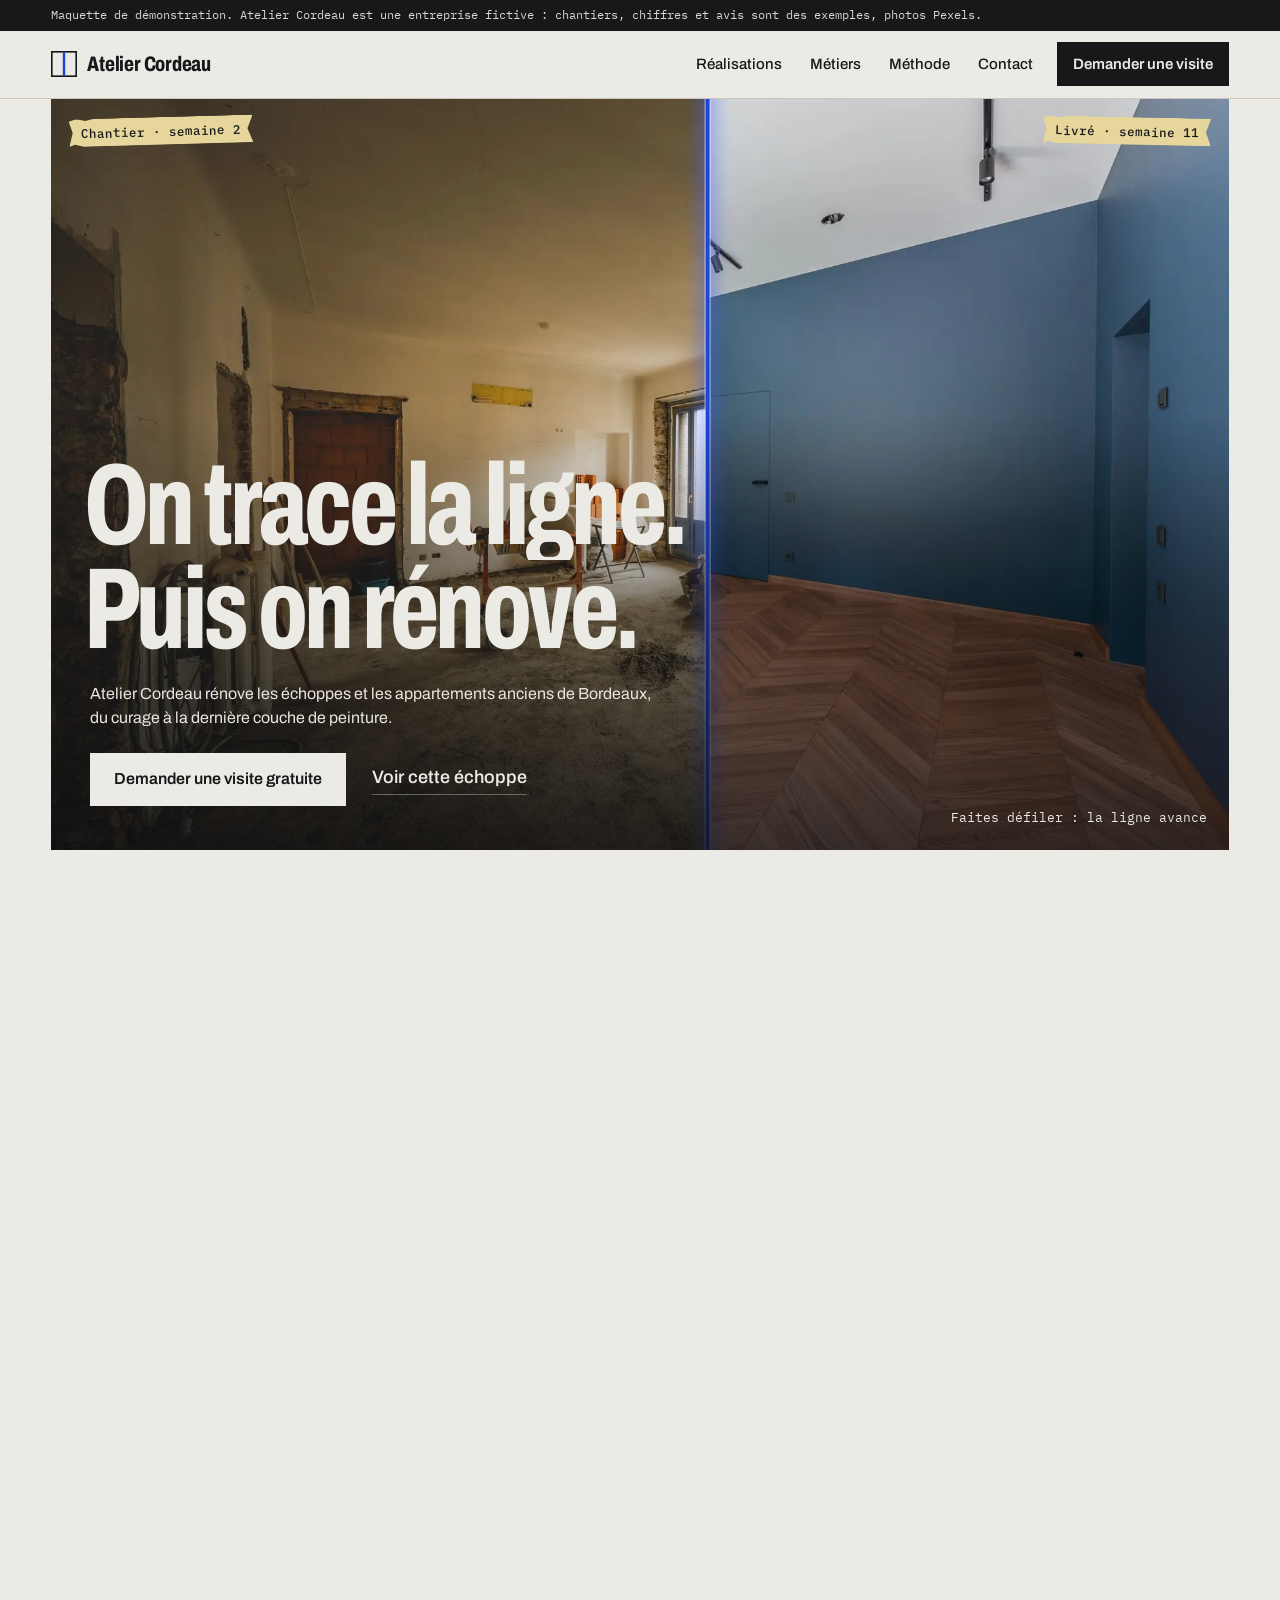
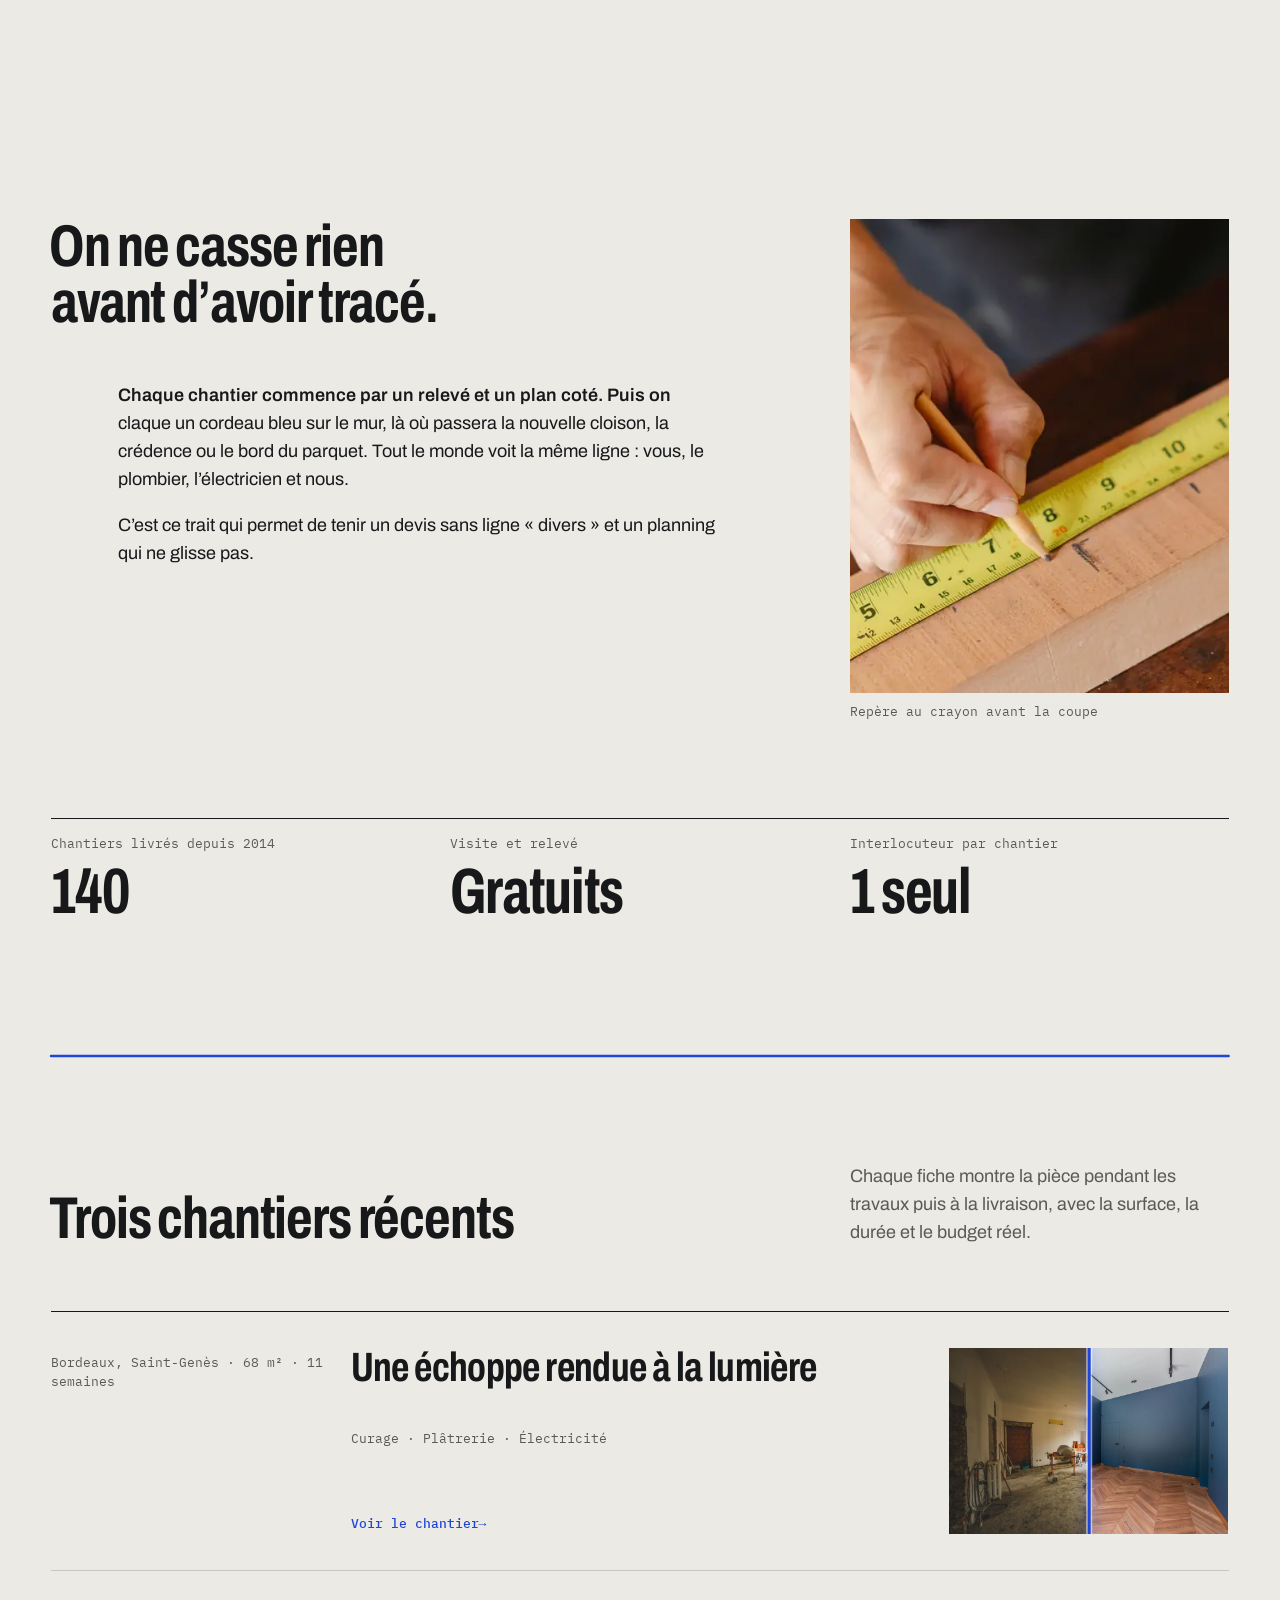
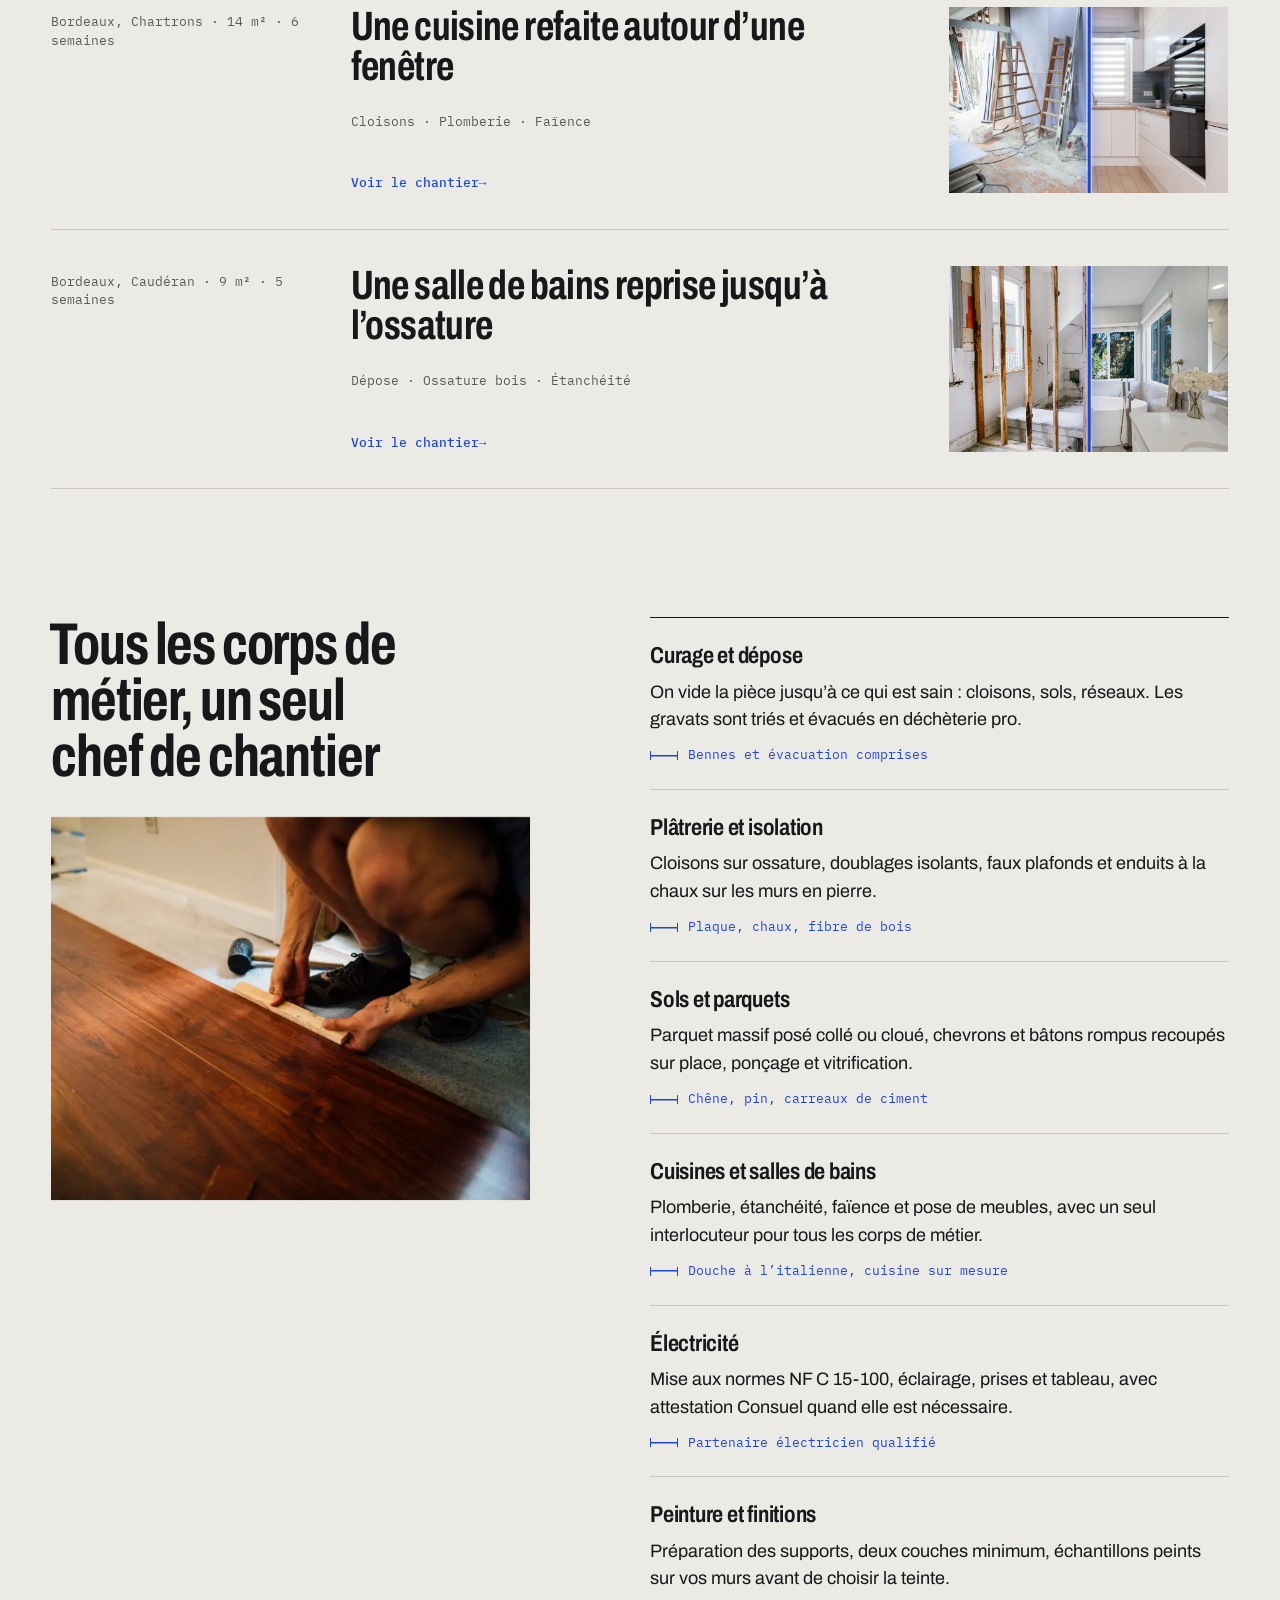
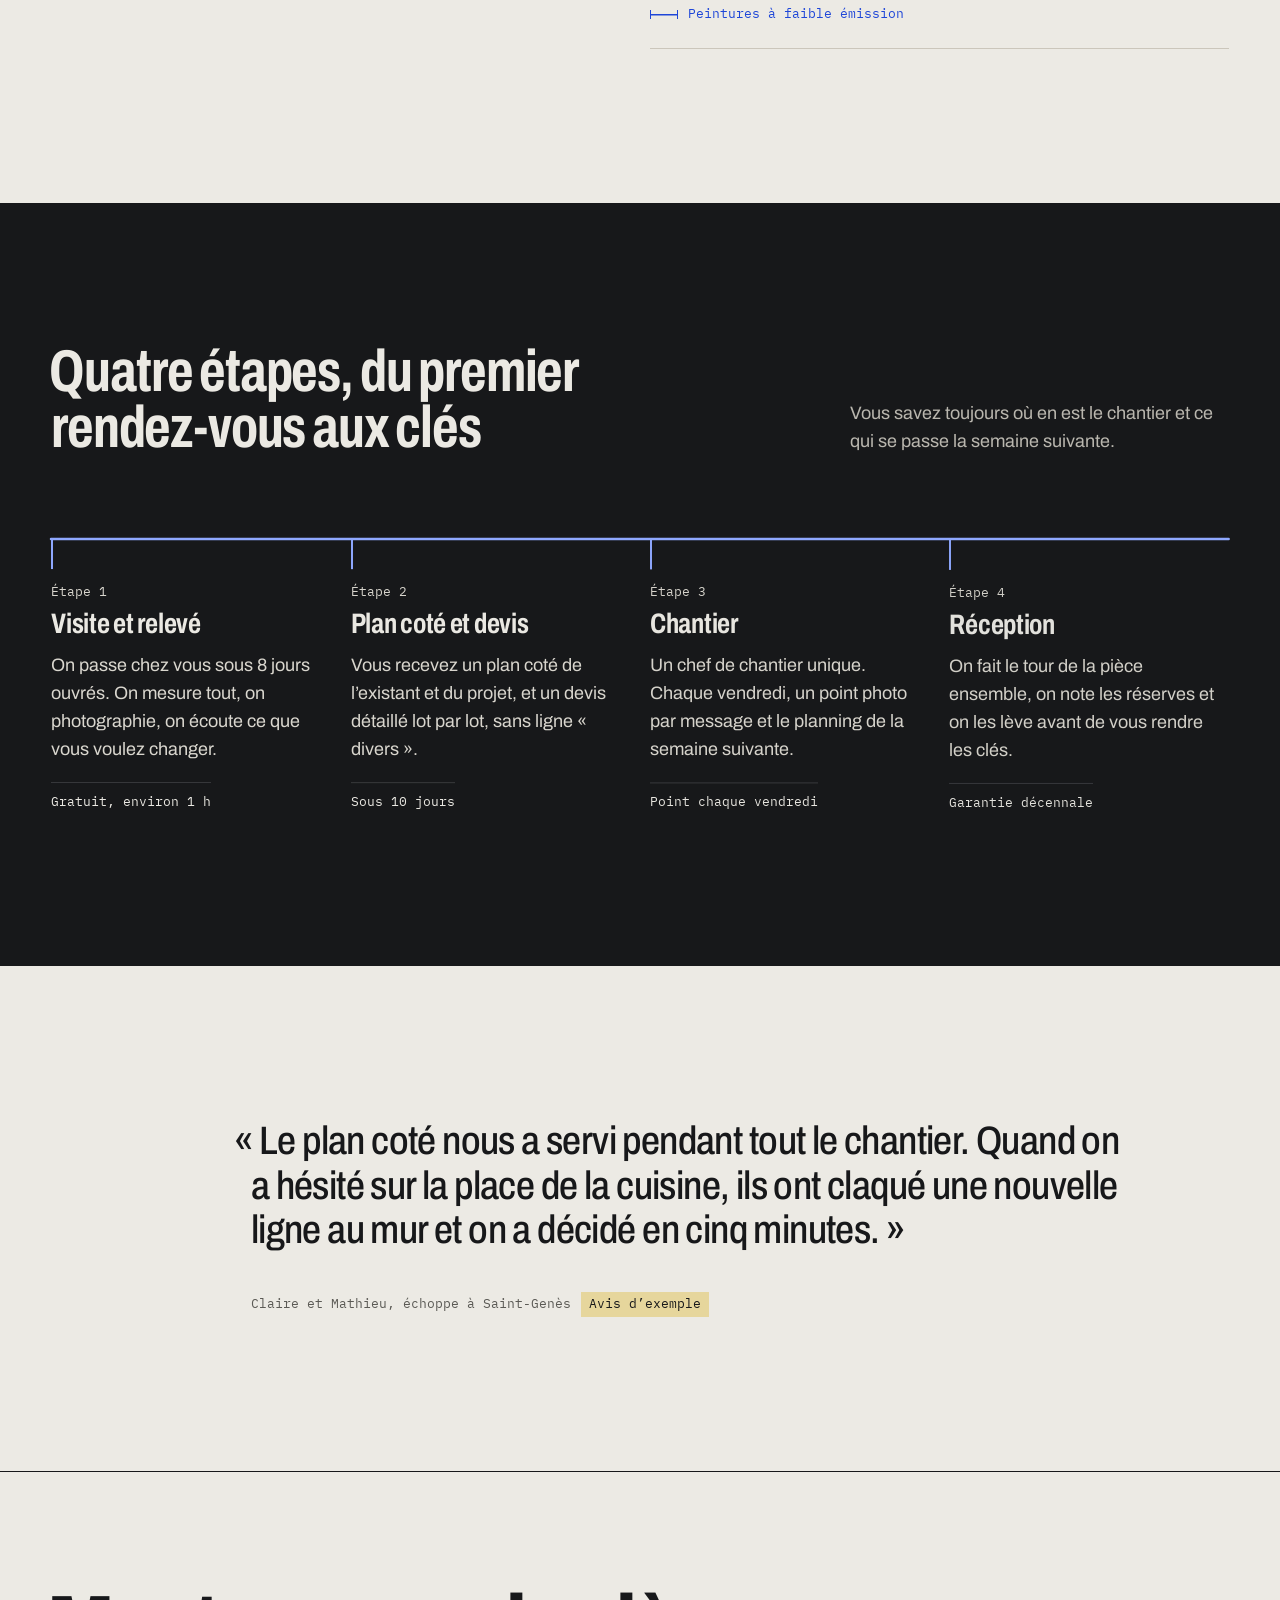
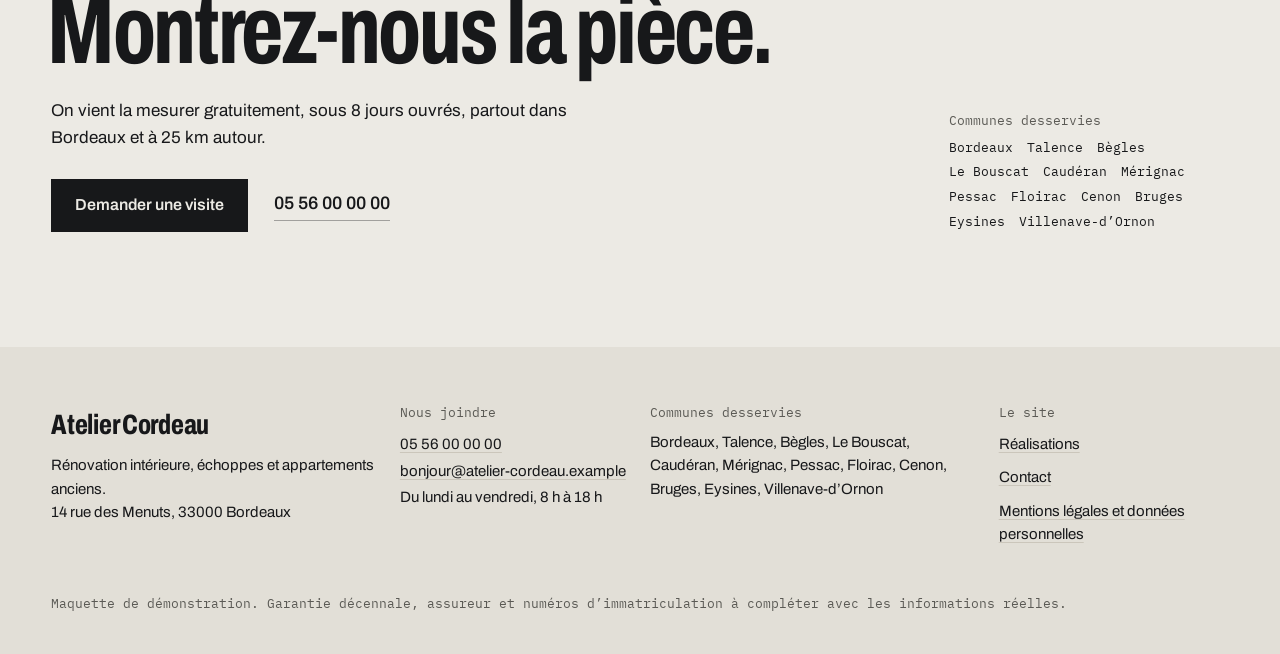
<file: index.html>
<!doctype html>
<html lang="fr">
<head>
<meta charset="utf-8">
<meta name="viewport" content="width=device-width, initial-scale=1">
<title>Atelier Cordeau, rénovation intérieure à Bordeaux</title>
<meta name="description" content="Rénovation d’échoppes et d’appartements anciens à Bordeaux : curage, plâtrerie, parquet, cuisines et salles de bains. Visite et plan coté gratuits.">
<link rel="canonical" href="https://www.atelier-cordeau.example/">
<meta property="og:type" content="website">
<meta property="og:locale" content="fr_FR">
<meta property="og:site_name" content="Atelier Cordeau">
<meta property="og:title" content="Atelier Cordeau, rénovation intérieure à Bordeaux">
<meta property="og:description" content="Rénovation d’échoppes et d’appartements anciens à Bordeaux : curage, plâtrerie, parquet, cuisines et salles de bains. Visite et plan coté gratuits.">
<meta property="og:image" content="https://www.atelier-cordeau.example/assets/img/echoppe-livree-1800.webp">
<meta name="twitter:card" content="summary_large_image">
<meta name="theme-color" content="#ECEAE4">
<link rel="icon" href="assets/favicon.svg" type="image/svg+xml">
<link rel="preload" href="assets/fonts/archivo-latin-wdth-normal.woff2" as="font" type="font/woff2" crossorigin>
<link rel="stylesheet" href="assets/style.css">
<script>(function(h){h.classList.add('js');var r=matchMedia('(prefers-reduced-motion: reduce)').matches;if(!r){h.classList.add('intro-pending');setTimeout(function(){h.classList.remove('intro-pending')},2500);try{if(sessionStorage.getItem('cordeau-nav')){h.classList.add('is-arriving');sessionStorage.removeItem('cordeau-nav')}}catch(e){}}})(document.documentElement);</script>
<script type="application/ld+json">{"@context": "https://schema.org", "@type": "HomeAndConstructionBusiness", "name": "Atelier Cordeau", "description": "Rénovation intérieure à Bordeaux : échoppes, appartements anciens, cuisines et salles de bains.", "url": "https://www.atelier-cordeau.example/", "telephone": "+33 5 56 00 00 00", "email": "bonjour@atelier-cordeau.example", "address": {"@type": "PostalAddress", "streetAddress": "14 rue des Menuts", "postalCode": "33000", "addressLocality": "Bordeaux", "addressCountry": "FR"}, "areaServed": ["Bordeaux", "Talence", "Bègles", "Le Bouscat", "Caudéran", "Mérignac", "Pessac", "Floirac", "Cenon", "Bruges", "Eysines", "Villenave-d’Ornon"], "openingHours": "Mo-Fr 08:00-18:00", "image": "https://www.atelier-cordeau.example/assets/img/echoppe-livree-1800.webp"}</script>
</head>
<body class="page-home">
<a class="skip" href="#contenu">Aller au contenu</a>
<aside class="demo-bar" aria-label="Avertissement maquette"><p>Maquette de démonstration. Atelier Cordeau est une entreprise fictive : chantiers, chiffres et avis sont des exemples, photos Pexels.</p></aside>
<header class="site-header" data-header>
  <a class="brand" href="index.html" aria-label="Atelier Cordeau, accueil">
    <svg class="brand-mark" viewBox="0 0 32 32" aria-hidden="true"><rect x="1" y="1" width="30" height="30" fill="none" stroke="currentColor" stroke-width="2"/><path d="M16 1v30" stroke="var(--cordeau)" stroke-width="3"/></svg>
    <span class="brand-name">Atelier Cordeau</span>
  </a>
  <nav class="site-nav" aria-label="Navigation principale">
    <button class="nav-toggle" type="button" aria-expanded="false" aria-controls="menu" data-nav-toggle><span class="nav-toggle-label">Menu</span><span class="nav-toggle-bars" aria-hidden="true"></span></button>
    <ul id="menu" class="nav-list" data-nav-list><li><a class="link-trait" href="index.html#realisations">Réalisations</a></li><li><a class="link-trait" href="index.html#metiers">Métiers</a></li><li><a class="link-trait" href="index.html#methode">Méthode</a></li><li><a class="link-trait" href="contact.html">Contact</a></li></ul>
  </nav>
  <a class="btn btn-small header-cta" href="contact.html"><span>Demander une visite</span></a>
</header>
<main id="contenu" tabindex="-1">

<section class="hero" aria-labelledby="hero-title" data-hero>
  <div class="hero-pin" data-hero-pin>
    <div class="cordeau cordeau-hero" data-cordeau data-start="0.56">
  <figure class="cordeau-layer cordeau-before"><img src="assets/img/echoppe-chantier-1800.webp" srcset="assets/img/echoppe-chantier-900.webp 900w, assets/img/echoppe-chantier-1800.webp 1800w" sizes="100vw" width="1800" height="1200" alt="La pièce de vie pendant le curage : sol à nu, bétonnière, radiateurs déposés, porte-fenêtre d’origine" decoding="async" fetchpriority="high" style="object-position:50% 50%"><span class="tape tape-before" aria-hidden="true">Chantier · semaine 2</span></figure>
  <figure class="cordeau-layer cordeau-after" data-cordeau-after><img src="assets/img/echoppe-livree-1800.webp" srcset="assets/img/echoppe-livree-900.webp 900w, assets/img/echoppe-livree-1800.webp 1800w" sizes="100vw" width="1800" height="1200" alt="La même pièce livrée : murs bleu profond, parquet en chevrons clair, grande baie sur le jardin" decoding="async" fetchpriority="high" style="object-position:50% 62%"><span class="tape tape-after" aria-hidden="true">Livré · semaine 11</span></figure>
  <svg class="cordeau-svg" aria-hidden="true" data-cordeau-svg><path class="cordeau-dust" d="" /><path class="cordeau-halo" d="" /><path class="cordeau-path" d="" /><path class="cordeau-ticks" d="" /><path class="cordeau-ticks2" d="" /></svg>
  <span class="cordeau-handle" aria-hidden="true" data-cordeau-handle></span>
  
</div>
    <div class="hero-scrim" aria-hidden="true"></div>
    <div class="hero-copy">
      <h1 id="hero-title" class="hero-title"><span class="line"><span>On trace la ligne.</span></span><span class="line"><span>Puis on rénove.</span></span></h1>
      <p class="hero-sub">Atelier Cordeau rénove les échoppes et les appartements anciens de Bordeaux, du curage à la dernière couche de peinture.</p>
      <div class="hero-actions">
        <a class="btn btn-light" href="contact.html"><span>Demander une visite gratuite</span></a>
        <a class="link-trait link-light" href="echoppe-saint-genes.html">Voir cette échoppe</a>
      </div>
    </div>
    <p class="hero-scroll mono" aria-hidden="true" data-hero-hint>Faites défiler : la ligne avance</p>
  </div>
</section>

<section class="manifeste" aria-labelledby="manifeste-title">
  <div class="manifeste-text">
    <h2 id="manifeste-title" class="display-l">On ne casse rien avant d’avoir tracé.</h2>
    <div class="manifeste-body">
      <p>Chaque chantier commence par un relevé et un plan coté. Puis on claque un cordeau bleu sur le mur, là où passera la nouvelle cloison, la crédence ou le bord du parquet. Tout le monde voit la même ligne : vous, le plombier, l’électricien et nous.</p>
      <p>C’est ce trait qui permet de tenir un devis sans ligne « divers » et un planning qui ne glisse pas.</p>
    </div>
  </div>
  <figure class="manifeste-figure">
    <img src="assets/img/trait-1800.webp" srcset="assets/img/trait-900.webp 900w, assets/img/trait-1800.webp 1800w" sizes="(min-width: 900px) 34vw, 90vw" width="1800" height="1200" alt="Un crayon trace un repère contre un mètre ruban posé sur une planche" decoding="async" loading="lazy">
    <figcaption class="mono">Repère au crayon avant la coupe</figcaption>
  </figure>
  <dl class="chiffres">
    <div><dt class="mono">Chantiers livrés depuis 2014</dt><dd>140</dd></div>
    <div><dt class="mono">Visite et relevé</dt><dd>Gratuits</dd></div>
    <div><dt class="mono">Interlocuteur par chantier</dt><dd>1 seul</dd></div>
  </dl>
</section>

<div class="snap-line " data-snap-line aria-hidden="true"><svg preserveAspectRatio="none"><path d=""/></svg></div>

<section class="work" id="realisations" aria-labelledby="work-title">
  <div class="section-head">
    <h2 id="work-title" class="display-l">Trois chantiers récents</h2>
    <p class="section-aside">Chaque fiche montre la pièce pendant les travaux puis à la livraison, avec la surface, la durée et le budget réel.</p>
  </div>
  <ol class="work-list"><li class="work-row">
  <a class="work-link" href="echoppe-saint-genes.html">
    <span class="work-meta mono">Bordeaux, Saint-Genès<span aria-hidden="true"> · </span>68 m²<span aria-hidden="true"> · </span>11 semaines</span>
    <span class="work-title">Une échoppe rendue à la lumière</span>
    <span class="work-lots mono">Curage · Plâtrerie · Électricité</span>
    <span class="work-thumb" aria-hidden="true">
      <span class="work-thumb-before"><img src="assets/img/echoppe-chantier-1800.webp" srcset="assets/img/echoppe-chantier-900.webp 900w, assets/img/echoppe-chantier-1800.webp 1800w" sizes="(min-width: 900px) 30vw, 90vw" width="1800" height="1200" alt="" decoding="async" loading="lazy"></span>
      <span class="work-thumb-after"><img src="assets/img/echoppe-livree-1800.webp" srcset="assets/img/echoppe-livree-900.webp 900w, assets/img/echoppe-livree-1800.webp 1800w" sizes="(min-width: 900px) 30vw, 90vw" width="1800" height="1200" alt="" decoding="async" loading="lazy"></span>
      <span class="work-thumb-line"></span>
    </span>
    <span class="work-cta mono">Voir le chantier</span>
  </a>
</li><li class="work-row">
  <a class="work-link" href="cuisine-chartrons.html">
    <span class="work-meta mono">Bordeaux, Chartrons<span aria-hidden="true"> · </span>14 m²<span aria-hidden="true"> · </span>6 semaines</span>
    <span class="work-title">Une cuisine refaite autour d’une fenêtre</span>
    <span class="work-lots mono">Cloisons · Plomberie · Faïence</span>
    <span class="work-thumb" aria-hidden="true">
      <span class="work-thumb-before"><img src="assets/img/cuisine-chantier-1800.webp" srcset="assets/img/cuisine-chantier-900.webp 900w, assets/img/cuisine-chantier-1800.webp 1800w" sizes="(min-width: 900px) 30vw, 90vw" width="1800" height="1200" alt="" decoding="async" loading="lazy"></span>
      <span class="work-thumb-after"><img src="assets/img/cuisine-livree-1800.webp" srcset="assets/img/cuisine-livree-900.webp 900w, assets/img/cuisine-livree-1800.webp 1800w" sizes="(min-width: 900px) 30vw, 90vw" width="1800" height="1200" alt="" decoding="async" loading="lazy"></span>
      <span class="work-thumb-line"></span>
    </span>
    <span class="work-cta mono">Voir le chantier</span>
  </a>
</li><li class="work-row">
  <a class="work-link" href="salle-de-bains-cauderan.html">
    <span class="work-meta mono">Bordeaux, Caudéran<span aria-hidden="true"> · </span>9 m²<span aria-hidden="true"> · </span>5 semaines</span>
    <span class="work-title">Une salle de bains reprise jusqu’à l’ossature</span>
    <span class="work-lots mono">Dépose · Ossature bois · Étanchéité</span>
    <span class="work-thumb" aria-hidden="true">
      <span class="work-thumb-before"><img src="assets/img/sdb-chantier-1800.webp" srcset="assets/img/sdb-chantier-900.webp 900w, assets/img/sdb-chantier-1800.webp 1800w" sizes="(min-width: 900px) 30vw, 90vw" width="1800" height="1200" alt="" decoding="async" loading="lazy"></span>
      <span class="work-thumb-after"><img src="assets/img/sdb-livree-1800.webp" srcset="assets/img/sdb-livree-900.webp 900w, assets/img/sdb-livree-1800.webp 1800w" sizes="(min-width: 900px) 30vw, 90vw" width="1800" height="1200" alt="" decoding="async" loading="lazy"></span>
      <span class="work-thumb-line"></span>
    </span>
    <span class="work-cta mono">Voir le chantier</span>
  </a>
</li></ol>
</section>

<section class="metiers" id="metiers" aria-labelledby="metiers-title">
  <div class="metiers-side">
    <div class="metiers-sticky">
      <h2 id="metiers-title" class="display-l">Tous les corps de métier, un seul chef de chantier</h2>
      <figure class="metiers-figure">
        <img src="assets/img/pose-parquet-1800.webp" srcset="assets/img/pose-parquet-900.webp 900w, assets/img/pose-parquet-1800.webp 1800w" sizes="(min-width: 900px) 40vw, 90vw" width="1800" height="1200" alt="Un artisan ajuste une lame de parquet au maillet" decoding="async" loading="lazy">
      </figure>
    </div>
  </div>
  <ul class="metiers-list"><li class="metier">
  <h3 class="metier-title">Curage et dépose</h3>
  <p>On vide la pièce jusqu’à ce qui est sain : cloisons, sols, réseaux. Les gravats sont triés et évacués en déchèterie pro.</p>
  <p class="metier-cote mono">Bennes et évacuation comprises</p>
</li><li class="metier">
  <h3 class="metier-title">Plâtrerie et isolation</h3>
  <p>Cloisons sur ossature, doublages isolants, faux plafonds et enduits à la chaux sur les murs en pierre.</p>
  <p class="metier-cote mono">Plaque, chaux, fibre de bois</p>
</li><li class="metier">
  <h3 class="metier-title">Sols et parquets</h3>
  <p>Parquet massif posé collé ou cloué, chevrons et bâtons rompus recoupés sur place, ponçage et vitrification.</p>
  <p class="metier-cote mono">Chêne, pin, carreaux de ciment</p>
</li><li class="metier">
  <h3 class="metier-title">Cuisines et salles de bains</h3>
  <p>Plomberie, étanchéité, faïence et pose de meubles, avec un seul interlocuteur pour tous les corps de métier.</p>
  <p class="metier-cote mono">Douche à l’italienne, cuisine sur mesure</p>
</li><li class="metier">
  <h3 class="metier-title">Électricité</h3>
  <p>Mise aux normes NF C 15-100, éclairage, prises et tableau, avec attestation Consuel quand elle est nécessaire.</p>
  <p class="metier-cote mono">Partenaire électricien qualifié</p>
</li><li class="metier">
  <h3 class="metier-title">Peinture et finitions</h3>
  <p>Préparation des supports, deux couches minimum, échantillons peints sur vos murs avant de choisir la teinte.</p>
  <p class="metier-cote mono">Peintures à faible émission</p>
</li></ul>
</section>

<section class="methode" id="methode" aria-labelledby="methode-title">
  <div class="section-head">
    <h2 id="methode-title" class="display-l">Quatre étapes, du premier rendez-vous aux clés</h2>
    <p class="section-aside">Vous savez toujours où en est le chantier et ce qui se passe la semaine suivante.</p>
  </div>
  <div class="methode-track">
    <div class="snap-line snap-line-dark" data-snap-line aria-hidden="true"><svg preserveAspectRatio="none"><path d=""/></svg></div>
    <ol class="steps"><li class="step" style="--i:0">
  <span class="step-tick" aria-hidden="true"></span>
  <p class="step-num mono">Étape 1</p>
  <h3 class="step-title">Visite et relevé</h3>
  <p>On passe chez vous sous 8 jours ouvrés. On mesure tout, on photographie, on écoute ce que vous voulez changer.</p>
  <p class="step-note mono">Gratuit, environ 1 h</p>
</li><li class="step" style="--i:1">
  <span class="step-tick" aria-hidden="true"></span>
  <p class="step-num mono">Étape 2</p>
  <h3 class="step-title">Plan coté et devis</h3>
  <p>Vous recevez un plan coté de l’existant et du projet, et un devis détaillé lot par lot, sans ligne « divers ».</p>
  <p class="step-note mono">Sous 10 jours</p>
</li><li class="step" style="--i:2">
  <span class="step-tick" aria-hidden="true"></span>
  <p class="step-num mono">Étape 3</p>
  <h3 class="step-title">Chantier</h3>
  <p>Un chef de chantier unique. Chaque vendredi, un point photo par message et le planning de la semaine suivante.</p>
  <p class="step-note mono">Point chaque vendredi</p>
</li><li class="step" style="--i:3">
  <span class="step-tick" aria-hidden="true"></span>
  <p class="step-num mono">Étape 4</p>
  <h3 class="step-title">Réception</h3>
  <p>On fait le tour de la pièce ensemble, on note les réserves et on les lève avant de vous rendre les clés.</p>
  <p class="step-note mono">Garantie décennale</p>
</li></ol>
  </div>
</section>

<section class="avis" aria-labelledby="avis-title">
  <h2 id="avis-title" class="visually-hidden">Avis client</h2>
  <figure class="avis-figure">
    <blockquote><p>« Le plan coté nous a servi pendant tout le chantier. Quand on a hésité sur la place de la cuisine, ils ont claqué une nouvelle ligne au mur et on a décidé en cinq minutes. »</p></blockquote>
    <figcaption class="mono">Claire et Mathieu, échoppe à Saint-Genès <span class="tag-exemple">Avis d’exemple</span></figcaption>
  </figure>
</section>

<section class="contact-band" aria-labelledby="contact-title">
  <div class="contact-band-main">
    <h2 id="contact-title" class="display-xl">Montrez-nous la pièce.</h2>
    <p>On vient la mesurer gratuitement, sous 8 jours ouvrés, partout dans Bordeaux et à 25 km autour.</p>
    <div class="hero-actions">
      <a class="btn" href="contact.html"><span>Demander une visite</span></a>
      <a class="link-trait" href="tel:+33556000000">05 56 00 00 00</a>
    </div>
  </div>
  <div class="contact-band-zone">
    <p class="label">Communes desservies</p>
    <ul class="communes mono"><li>Bordeaux</li><li>Talence</li><li>Bègles</li><li>Le Bouscat</li><li>Caudéran</li><li>Mérignac</li><li>Pessac</li><li>Floirac</li><li>Cenon</li><li>Bruges</li><li>Eysines</li><li>Villenave-d’Ornon</li></ul>
  </div>
</section>

</main>
<footer class="site-footer">
  <div class="footer-grid">
    <div class="footer-brand">
      <p class="footer-name">Atelier Cordeau</p>
      <p>Rénovation intérieure, échoppes et appartements anciens.<br>14 rue des Menuts, 33000 Bordeaux</p>
    </div>
    <div>
      <p class="label">Nous joindre</p>
      <p><a class="link-utility" href="tel:+33556000000">05 56 00 00 00</a><br><a class="link-utility" href="mailto:bonjour@atelier-cordeau.example">bonjour@atelier-cordeau.example</a><br>Du lundi au vendredi, 8 h à 18 h</p>
    </div>
    <div>
      <p class="label">Communes desservies</p>
      <p>Bordeaux, Talence, Bègles, Le Bouscat, Caudéran, Mérignac, Pessac, Floirac, Cenon, Bruges, Eysines, Villenave-d’Ornon</p>
    </div>
    <div>
      <p class="label">Le site</p>
      <ul class="footer-links">
        <li><a class="link-utility" href="index.html#realisations">Réalisations</a></li>
        <li><a class="link-utility" href="contact.html">Contact</a></li>
        <li><a class="link-utility" href="mentions-legales.html">Mentions légales et données personnelles</a></li>
      </ul>
    </div>
  </div>
  <p class="footer-note">Maquette de démonstration. Garantie décennale, assureur et numéros d’immatriculation à compléter avec les informations réelles.</p>
</footer>
<div class="curtain" aria-hidden="true"><span class="curtain-line"></span></div>
<nav class="mobile-bar" aria-label="Contact rapide"><a href="tel:+33556000000">Appeler</a><a href="contact.html">Demander une visite</a></nav>
<script src="assets/vendor/gsap.min.js" defer></script>
<script src="assets/vendor/ScrollTrigger.min.js" defer></script>
<script src="assets/vendor/lenis.min.js" defer></script>
<script src="assets/site.js" defer></script>
</body>
</html>
</file>
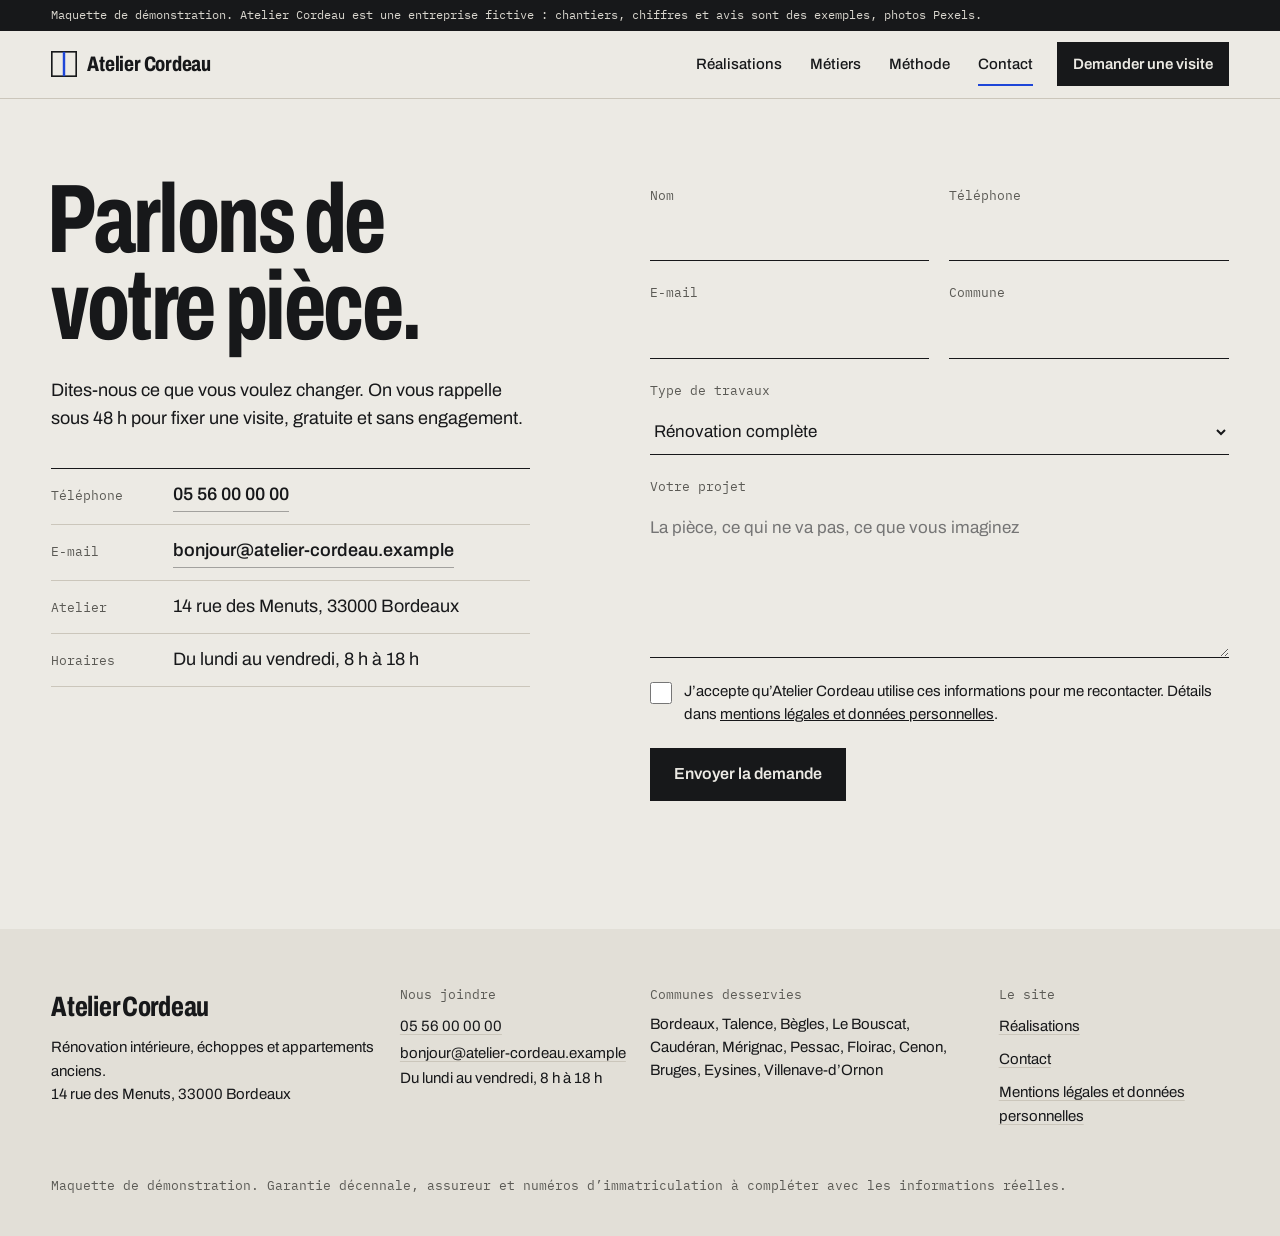
<file: contact.html>
<!doctype html>
<html lang="fr">
<head>
<meta charset="utf-8">
<meta name="viewport" content="width=device-width, initial-scale=1">
<title>Contact et visite gratuite · Atelier Cordeau</title>
<meta name="description" content="Demandez une visite gratuite pour votre rénovation à Bordeaux. Rappel sous 48 h, relevé et plan coté offerts.">
<link rel="canonical" href="https://www.atelier-cordeau.example/contact.html">
<meta property="og:type" content="website">
<meta property="og:locale" content="fr_FR">
<meta property="og:site_name" content="Atelier Cordeau">
<meta property="og:title" content="Contact et visite gratuite · Atelier Cordeau">
<meta property="og:description" content="Demandez une visite gratuite pour votre rénovation à Bordeaux. Rappel sous 48 h, relevé et plan coté offerts.">
<meta property="og:image" content="https://www.atelier-cordeau.example/assets/img/echoppe-livree-1800.webp">
<meta name="twitter:card" content="summary_large_image">
<meta name="theme-color" content="#ECEAE4">
<link rel="icon" href="assets/favicon.svg" type="image/svg+xml">
<link rel="preload" href="assets/fonts/archivo-latin-wdth-normal.woff2" as="font" type="font/woff2" crossorigin>
<link rel="stylesheet" href="assets/style.css">
<script>(function(h){h.classList.add('js');var r=matchMedia('(prefers-reduced-motion: reduce)').matches;if(!r){h.classList.add('intro-pending');setTimeout(function(){h.classList.remove('intro-pending')},2500);try{if(sessionStorage.getItem('cordeau-nav')){h.classList.add('is-arriving');sessionStorage.removeItem('cordeau-nav')}}catch(e){}}})(document.documentElement);</script>
<script type="application/ld+json">{"@context": "https://schema.org", "@type": "HomeAndConstructionBusiness", "name": "Atelier Cordeau", "description": "Rénovation intérieure à Bordeaux : échoppes, appartements anciens, cuisines et salles de bains.", "url": "https://www.atelier-cordeau.example/", "telephone": "+33 5 56 00 00 00", "email": "bonjour@atelier-cordeau.example", "address": {"@type": "PostalAddress", "streetAddress": "14 rue des Menuts", "postalCode": "33000", "addressLocality": "Bordeaux", "addressCountry": "FR"}, "areaServed": ["Bordeaux", "Talence", "Bègles", "Le Bouscat", "Caudéran", "Mérignac", "Pessac", "Floirac", "Cenon", "Bruges", "Eysines", "Villenave-d’Ornon"], "openingHours": "Mo-Fr 08:00-18:00", "image": "https://www.atelier-cordeau.example/assets/img/echoppe-livree-1800.webp"}</script>
</head>
<body class="page-contact">
<a class="skip" href="#contenu">Aller au contenu</a>
<aside class="demo-bar" aria-label="Avertissement maquette"><p>Maquette de démonstration. Atelier Cordeau est une entreprise fictive : chantiers, chiffres et avis sont des exemples, photos Pexels.</p></aside>
<header class="site-header" data-header>
  <a class="brand" href="index.html" aria-label="Atelier Cordeau, accueil">
    <svg class="brand-mark" viewBox="0 0 32 32" aria-hidden="true"><rect x="1" y="1" width="30" height="30" fill="none" stroke="currentColor" stroke-width="2"/><path d="M16 1v30" stroke="var(--cordeau)" stroke-width="3"/></svg>
    <span class="brand-name">Atelier Cordeau</span>
  </a>
  <nav class="site-nav" aria-label="Navigation principale">
    <button class="nav-toggle" type="button" aria-expanded="false" aria-controls="menu" data-nav-toggle><span class="nav-toggle-label">Menu</span><span class="nav-toggle-bars" aria-hidden="true"></span></button>
    <ul id="menu" class="nav-list" data-nav-list><li><a class="link-trait" href="index.html#realisations">Réalisations</a></li><li><a class="link-trait" href="index.html#metiers">Métiers</a></li><li><a class="link-trait" href="index.html#methode">Méthode</a></li><li><a class="link-trait" href="contact.html" aria-current="page">Contact</a></li></ul>
  </nav>
  <a class="btn btn-small header-cta" href="contact.html"><span>Demander une visite</span></a>
</header>
<main id="contenu" tabindex="-1">

<section class="contact-page" aria-labelledby="contact-h1">
  <div class="contact-intro">
    <h1 id="contact-h1" class="display-xl">Parlons de votre pièce.</h1>
    <p>Dites-nous ce que vous voulez changer. On vous rappelle sous 48 h pour fixer une visite, gratuite et sans engagement.</p>
    <dl class="contact-infos">
      <div><dt class="mono">Téléphone</dt><dd><a class="link-trait" href="tel:+33556000000">05 56 00 00 00</a></dd></div>
      <div><dt class="mono">E-mail</dt><dd><a class="link-trait" href="mailto:bonjour@atelier-cordeau.example">bonjour@atelier-cordeau.example</a></dd></div>
      <div><dt class="mono">Atelier</dt><dd>14 rue des Menuts, 33000 Bordeaux</dd></div>
      <div><dt class="mono">Horaires</dt><dd>Du lundi au vendredi, 8 h à 18 h</dd></div>
    </dl>
  </div>
  <form class="form" data-form novalidate>
    <div class="field"><label for="f-nom">Nom</label><input id="f-nom" name="nom" autocomplete="name" required></div>
    <div class="field"><label for="f-tel">Téléphone</label><input id="f-tel" name="tel" type="tel" autocomplete="tel" required></div>
    <div class="field"><label for="f-mail">E-mail</label><input id="f-mail" name="email" type="email" autocomplete="email"></div>
    <div class="field"><label for="f-commune">Commune</label><input id="f-commune" name="commune" autocomplete="address-level2"></div>
    <div class="field field-wide"><label for="f-type">Type de travaux</label><select id="f-type" name="type"><option>Rénovation complète</option><option>Cuisine</option><option>Salle de bains</option><option>Parquet et sols</option><option>Plâtrerie, isolation</option><option>Autre</option></select></div>
    <div class="field field-wide"><label for="f-msg">Votre projet</label><textarea id="f-msg" name="message" rows="5" placeholder="La pièce, ce qui ne va pas, ce que vous imaginez"></textarea></div>
    <div class="field field-wide field-check"><input id="f-rgpd" name="rgpd" type="checkbox" required><label for="f-rgpd">J’accepte qu’Atelier Cordeau utilise ces informations pour me recontacter. Détails dans <a href="mentions-legales.html#donnees">mentions légales et données personnelles</a>.</label></div>
    <div class="field-wide form-foot">
      <button class="btn" type="submit"><span>Envoyer la demande</span></button>
      <p class="form-status mono" role="status" data-form-status></p>
    </div>
  </form>
</section>

</main>
<footer class="site-footer">
  <div class="footer-grid">
    <div class="footer-brand">
      <p class="footer-name">Atelier Cordeau</p>
      <p>Rénovation intérieure, échoppes et appartements anciens.<br>14 rue des Menuts, 33000 Bordeaux</p>
    </div>
    <div>
      <p class="label">Nous joindre</p>
      <p><a class="link-utility" href="tel:+33556000000">05 56 00 00 00</a><br><a class="link-utility" href="mailto:bonjour@atelier-cordeau.example">bonjour@atelier-cordeau.example</a><br>Du lundi au vendredi, 8 h à 18 h</p>
    </div>
    <div>
      <p class="label">Communes desservies</p>
      <p>Bordeaux, Talence, Bègles, Le Bouscat, Caudéran, Mérignac, Pessac, Floirac, Cenon, Bruges, Eysines, Villenave-d’Ornon</p>
    </div>
    <div>
      <p class="label">Le site</p>
      <ul class="footer-links">
        <li><a class="link-utility" href="index.html#realisations">Réalisations</a></li>
        <li><a class="link-utility" href="contact.html">Contact</a></li>
        <li><a class="link-utility" href="mentions-legales.html">Mentions légales et données personnelles</a></li>
      </ul>
    </div>
  </div>
  <p class="footer-note">Maquette de démonstration. Garantie décennale, assureur et numéros d’immatriculation à compléter avec les informations réelles.</p>
</footer>
<div class="curtain" aria-hidden="true"><span class="curtain-line"></span></div>
<nav class="mobile-bar" aria-label="Contact rapide"><a href="tel:+33556000000">Appeler</a><a href="contact.html">Demander une visite</a></nav>
<script src="assets/vendor/gsap.min.js" defer></script>
<script src="assets/vendor/ScrollTrigger.min.js" defer></script>
<script src="assets/vendor/lenis.min.js" defer></script>
<script src="assets/site.js" defer></script>
</body>
</html>
</file>
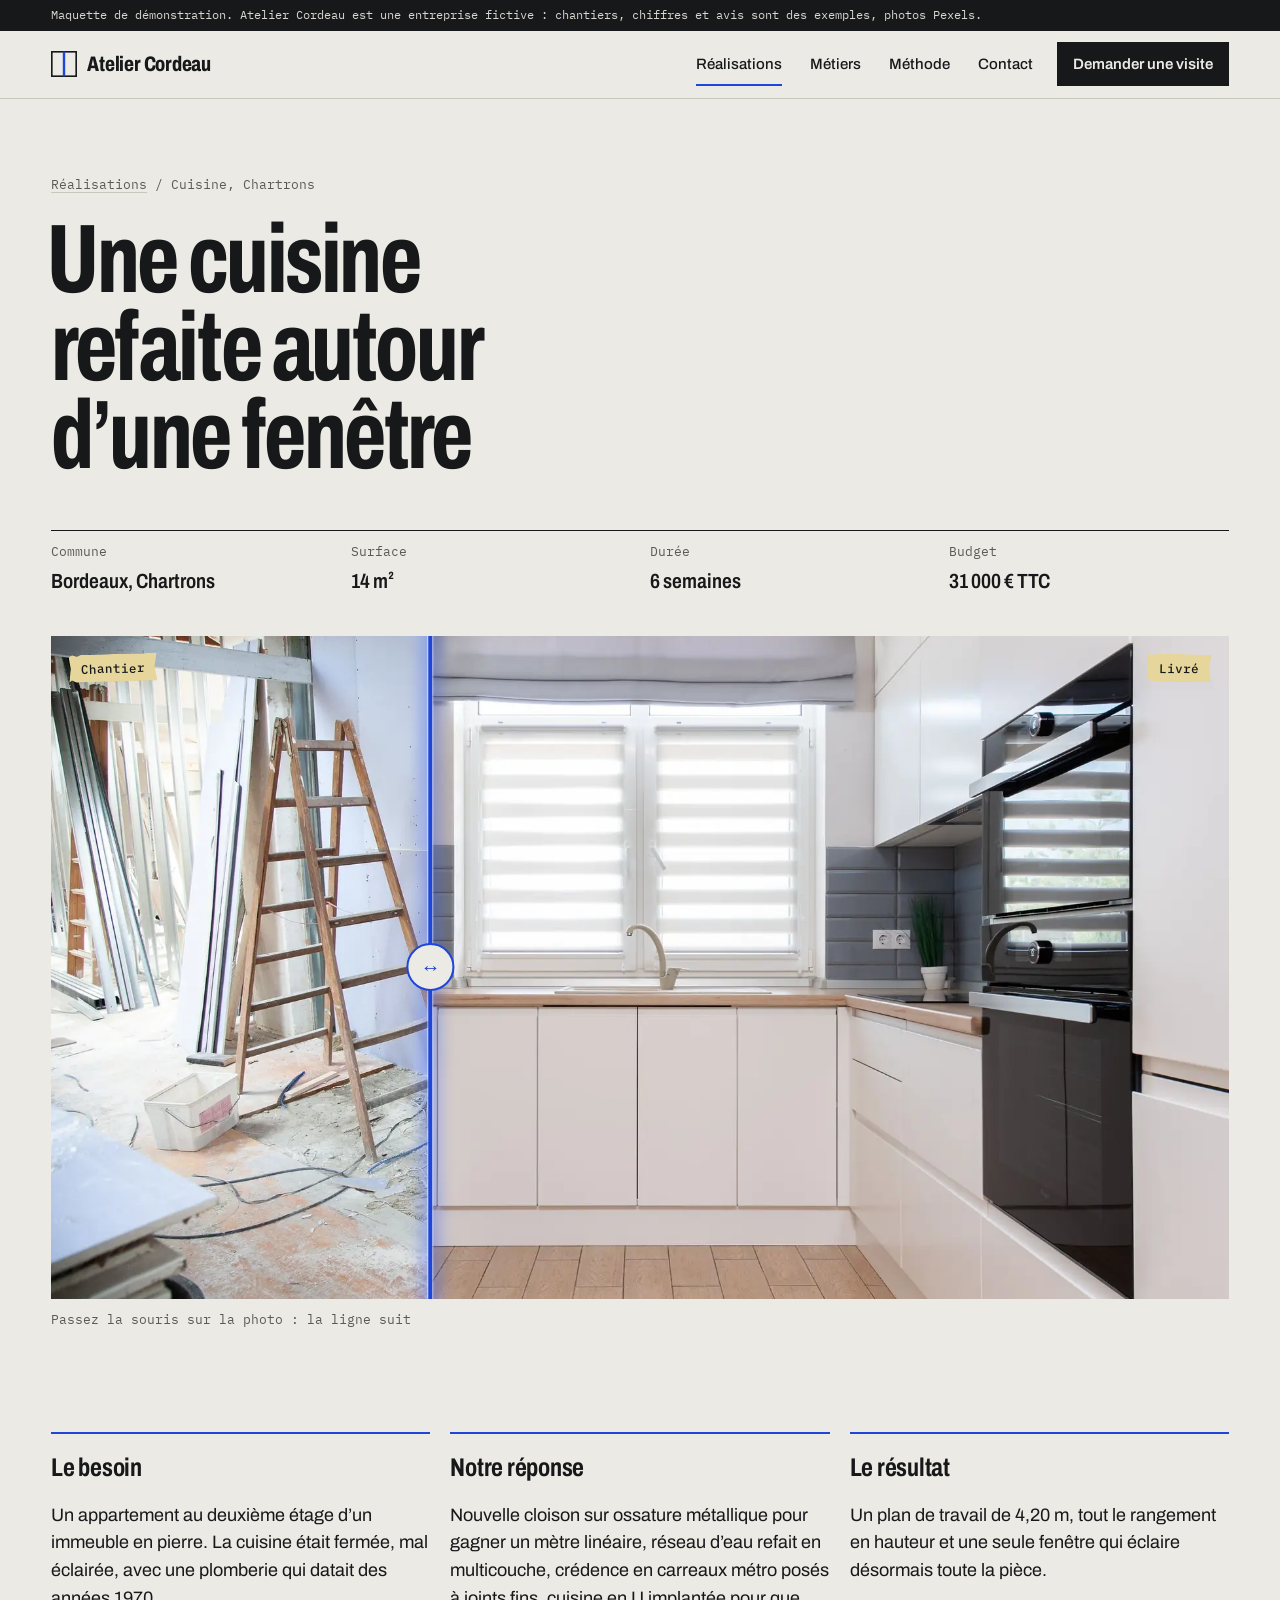
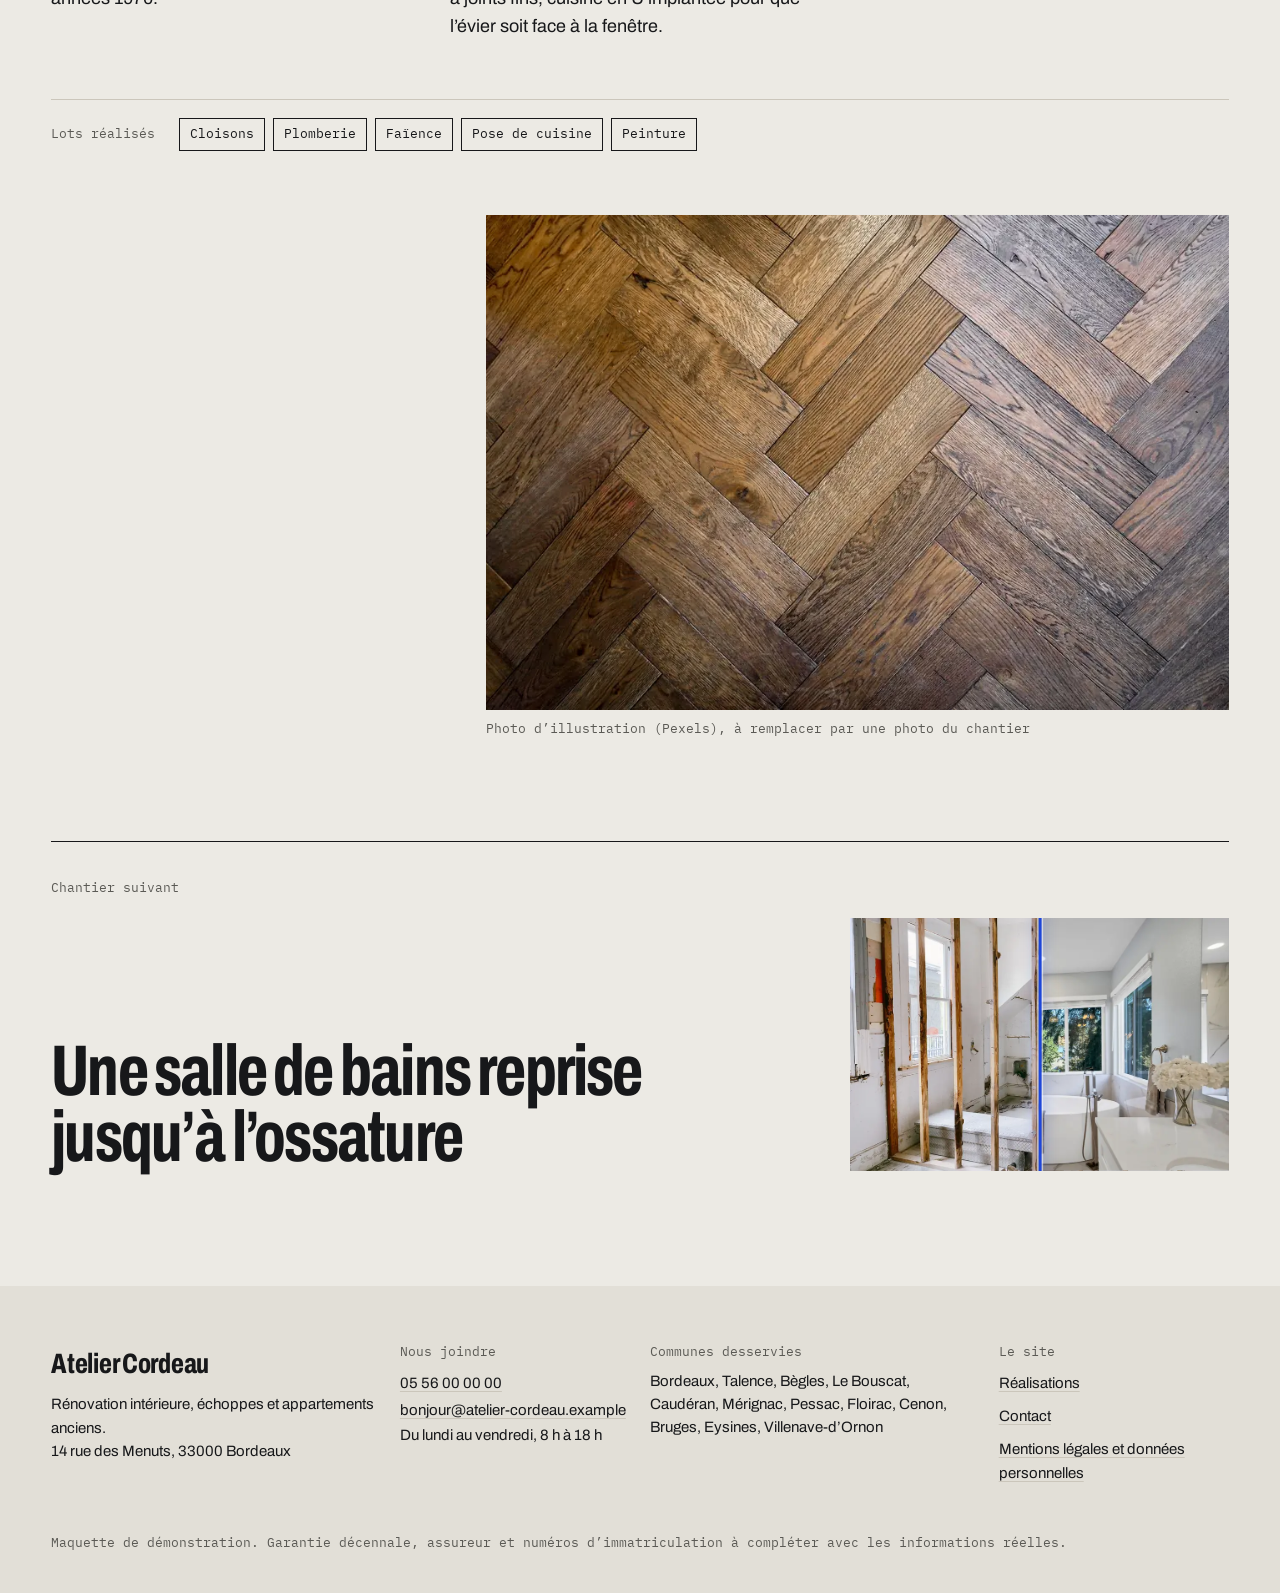
<file: cuisine-chartrons.html>
<!doctype html>
<html lang="fr">
<head>
<meta charset="utf-8">
<meta name="viewport" content="width=device-width, initial-scale=1">
<title>Une cuisine refaite autour d’une fenêtre · Atelier Cordeau</title>
<meta name="description" content="Cuisine, Chartrons : 14 m² rénovés en 6 semaines. Un appartement au deuxième étage d’un immeuble en pierre. La cuisine était fermée, mal éclairée, avec une plom…">
<link rel="canonical" href="https://www.atelier-cordeau.example/cuisine-chartrons.html">
<meta property="og:type" content="website">
<meta property="og:locale" content="fr_FR">
<meta property="og:site_name" content="Atelier Cordeau">
<meta property="og:title" content="Une cuisine refaite autour d’une fenêtre · Atelier Cordeau">
<meta property="og:description" content="Cuisine, Chartrons : 14 m² rénovés en 6 semaines. Un appartement au deuxième étage d’un immeuble en pierre. La cuisine était fermée, mal éclairée, avec une plom…">
<meta property="og:image" content="https://www.atelier-cordeau.example/assets/img/cuisine-livree-1800.webp">
<meta name="twitter:card" content="summary_large_image">
<meta name="theme-color" content="#ECEAE4">
<link rel="icon" href="assets/favicon.svg" type="image/svg+xml">
<link rel="preload" href="assets/fonts/archivo-latin-wdth-normal.woff2" as="font" type="font/woff2" crossorigin>
<link rel="stylesheet" href="assets/style.css">
<script>(function(h){h.classList.add('js');var r=matchMedia('(prefers-reduced-motion: reduce)').matches;if(!r){h.classList.add('intro-pending');setTimeout(function(){h.classList.remove('intro-pending')},2500);try{if(sessionStorage.getItem('cordeau-nav')){h.classList.add('is-arriving');sessionStorage.removeItem('cordeau-nav')}}catch(e){}}})(document.documentElement);</script>
<script type="application/ld+json">{"@context": "https://schema.org", "@type": "CreativeWork", "name": "Une cuisine refaite autour d’une fenêtre", "about": "Bordeaux, Chartrons", "creator": {"@type": "HomeAndConstructionBusiness", "name": "Atelier Cordeau"}}</script>
</head>
<body class="page-case">
<a class="skip" href="#contenu">Aller au contenu</a>
<aside class="demo-bar" aria-label="Avertissement maquette"><p>Maquette de démonstration. Atelier Cordeau est une entreprise fictive : chantiers, chiffres et avis sont des exemples, photos Pexels.</p></aside>
<header class="site-header" data-header>
  <a class="brand" href="index.html" aria-label="Atelier Cordeau, accueil">
    <svg class="brand-mark" viewBox="0 0 32 32" aria-hidden="true"><rect x="1" y="1" width="30" height="30" fill="none" stroke="currentColor" stroke-width="2"/><path d="M16 1v30" stroke="var(--cordeau)" stroke-width="3"/></svg>
    <span class="brand-name">Atelier Cordeau</span>
  </a>
  <nav class="site-nav" aria-label="Navigation principale">
    <button class="nav-toggle" type="button" aria-expanded="false" aria-controls="menu" data-nav-toggle><span class="nav-toggle-label">Menu</span><span class="nav-toggle-bars" aria-hidden="true"></span></button>
    <ul id="menu" class="nav-list" data-nav-list><li><a class="link-trait" href="index.html#realisations" aria-current="page">Réalisations</a></li><li><a class="link-trait" href="index.html#metiers">Métiers</a></li><li><a class="link-trait" href="index.html#methode">Méthode</a></li><li><a class="link-trait" href="contact.html">Contact</a></li></ul>
  </nav>
  <a class="btn btn-small header-cta" href="contact.html"><span>Demander une visite</span></a>
</header>
<main id="contenu" tabindex="-1">

<article class="case">
  <header class="case-head">
    <p class="crumbs mono"><a class="link-utility" href="index.html#realisations">Réalisations</a> <span aria-hidden="true">/</span> Cuisine, Chartrons</p>
    <h1 class="display-xl case-title">Une cuisine refaite autour d’une fenêtre</h1>
    <dl class="fiche">
      <div><dt class="mono">Commune</dt><dd>Bordeaux, Chartrons</dd></div>
      <div><dt class="mono">Surface</dt><dd>14 m²</dd></div>
      <div><dt class="mono">Durée</dt><dd>6 semaines</dd></div>
      <div><dt class="mono">Budget</dt><dd>31 000 € TTC</dd></div>
    </dl>
  </header>
  <div class="case-stage">
    <div class="cordeau cordeau-case" data-cordeau data-start="0.5">
  <figure class="cordeau-layer cordeau-before"><img src="assets/img/cuisine-chantier-1800.webp" srcset="assets/img/cuisine-chantier-900.webp 900w, assets/img/cuisine-chantier-1800.webp 1800w" sizes="100vw" width="1800" height="1200" alt="Cloisons en plaques de plâtre sur ossature métallique, deux escabeaux et des gaines au sol" decoding="async" fetchpriority="high" style="object-position:40% 50%"><span class="tape tape-before" aria-hidden="true">Chantier</span></figure>
  <figure class="cordeau-layer cordeau-after" data-cordeau-after><img src="assets/img/cuisine-livree-1800.webp" srcset="assets/img/cuisine-livree-900.webp 900w, assets/img/cuisine-livree-1800.webp 1800w" sizes="100vw" width="1800" height="1200" alt="Cuisine en U blanche, plan de travail en bois, crédence en carreaux gris, fenêtre au centre" decoding="async" fetchpriority="high" style="object-position:50% 50%"><span class="tape tape-after" aria-hidden="true">Livré</span></figure>
  <svg class="cordeau-svg" aria-hidden="true" data-cordeau-svg><path class="cordeau-dust" d="" /><path class="cordeau-halo" d="" /><path class="cordeau-path" d="" /><path class="cordeau-ticks" d="" /><path class="cordeau-ticks2" d="" /></svg>
  <span class="cordeau-handle" aria-hidden="true" data-cordeau-handle></span>
  <input class="cordeau-range" type="range" min="0" max="100" value="50" aria-label="Position de la ligne entre chantier et pièce livrée" data-cordeau-range>
</div>
    <p class="case-hint mono" aria-hidden="true"><span class="hint-pointer">Passez la souris sur la photo : la ligne suit</span><span class="hint-touch">Glissez le doigt sur la photo</span></p>
  </div>
  <div class="case-body">
    <section class="case-block" aria-labelledby="b1"><h2 id="b1" class="case-h">Le besoin</h2><p>Un appartement au deuxième étage d’un immeuble en pierre. La cuisine était fermée, mal éclairée, avec une plomberie qui datait des années 1970.</p></section>
    <section class="case-block" aria-labelledby="b2"><h2 id="b2" class="case-h">Notre réponse</h2><p>Nouvelle cloison sur ossature métallique pour gagner un mètre linéaire, réseau d’eau refait en multicouche, crédence en carreaux métro posés à joints fins, cuisine en U implantée pour que l’évier soit face à la fenêtre.</p></section>
    <section class="case-block" aria-labelledby="b3"><h2 id="b3" class="case-h">Le résultat</h2><p>Un plan de travail de 4,20 m, tout le rangement en hauteur et une seule fenêtre qui éclaire désormais toute la pièce.</p></section>
    <aside class="case-lots" aria-label="Lots réalisés"><p class="label">Lots réalisés</p><ul class="mono"><li>Cloisons</li><li>Plomberie</li><li>Faïence</li><li>Pose de cuisine</li><li>Peinture</li></ul></aside>
  </div>
  <figure class="case-detail">
    <img src="assets/img/batons-rompus-1800.webp" srcset="assets/img/batons-rompus-900.webp 900w, assets/img/batons-rompus-1800.webp 1800w" sizes="(min-width: 900px) 58vw, 100vw" width="1800" height="1200" alt="Gros plan d’un parquet à bâtons rompus en chêne" decoding="async" loading="lazy">
    <figcaption class="mono">Photo d’illustration (Pexels), à remplacer par une photo du chantier</figcaption>
  </figure>
  <nav class="next" aria-label="Chantier suivant">
    <a class="next-link" href="salle-de-bains-cauderan.html">
      <span class="label">Chantier suivant</span>
      <span class="next-title">Une salle de bains reprise jusqu’à l’ossature</span>
      <span class="next-thumb" aria-hidden="true">
        <span class="work-thumb-before"><img src="assets/img/sdb-chantier-1800.webp" srcset="assets/img/sdb-chantier-900.webp 900w, assets/img/sdb-chantier-1800.webp 1800w" sizes="40vw" width="1800" height="1200" alt="" decoding="async" loading="lazy"></span>
        <span class="work-thumb-after"><img src="assets/img/sdb-livree-1800.webp" srcset="assets/img/sdb-livree-900.webp 900w, assets/img/sdb-livree-1800.webp 1800w" sizes="40vw" width="1800" height="1200" alt="" decoding="async" loading="lazy"></span>
        <span class="work-thumb-line"></span>
      </span>
    </a>
  </nav>
</article>

</main>
<footer class="site-footer">
  <div class="footer-grid">
    <div class="footer-brand">
      <p class="footer-name">Atelier Cordeau</p>
      <p>Rénovation intérieure, échoppes et appartements anciens.<br>14 rue des Menuts, 33000 Bordeaux</p>
    </div>
    <div>
      <p class="label">Nous joindre</p>
      <p><a class="link-utility" href="tel:+33556000000">05 56 00 00 00</a><br><a class="link-utility" href="mailto:bonjour@atelier-cordeau.example">bonjour@atelier-cordeau.example</a><br>Du lundi au vendredi, 8 h à 18 h</p>
    </div>
    <div>
      <p class="label">Communes desservies</p>
      <p>Bordeaux, Talence, Bègles, Le Bouscat, Caudéran, Mérignac, Pessac, Floirac, Cenon, Bruges, Eysines, Villenave-d’Ornon</p>
    </div>
    <div>
      <p class="label">Le site</p>
      <ul class="footer-links">
        <li><a class="link-utility" href="index.html#realisations">Réalisations</a></li>
        <li><a class="link-utility" href="contact.html">Contact</a></li>
        <li><a class="link-utility" href="mentions-legales.html">Mentions légales et données personnelles</a></li>
      </ul>
    </div>
  </div>
  <p class="footer-note">Maquette de démonstration. Garantie décennale, assureur et numéros d’immatriculation à compléter avec les informations réelles.</p>
</footer>
<div class="curtain" aria-hidden="true"><span class="curtain-line"></span></div>
<nav class="mobile-bar" aria-label="Contact rapide"><a href="tel:+33556000000">Appeler</a><a href="contact.html">Demander une visite</a></nav>
<script src="assets/vendor/gsap.min.js" defer></script>
<script src="assets/vendor/ScrollTrigger.min.js" defer></script>
<script src="assets/vendor/lenis.min.js" defer></script>
<script src="assets/site.js" defer></script>
</body>
</html>
</file>
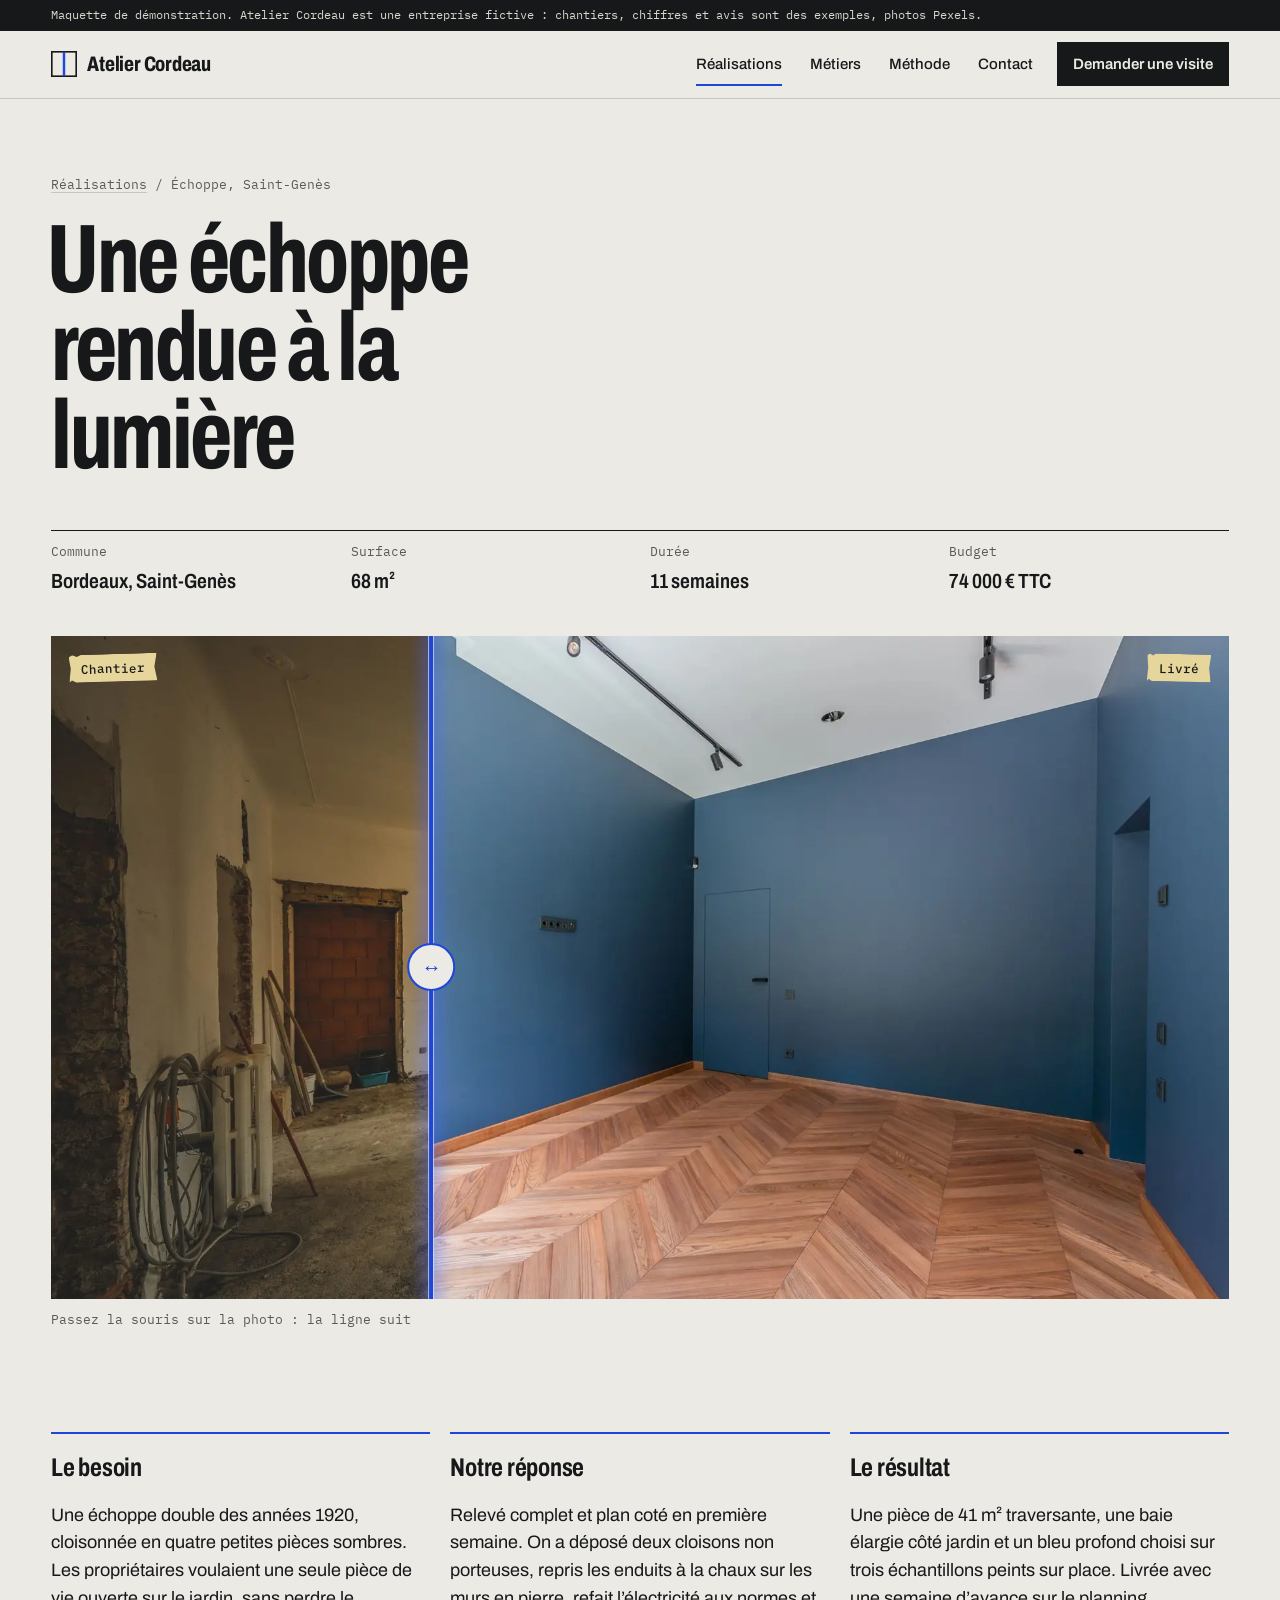
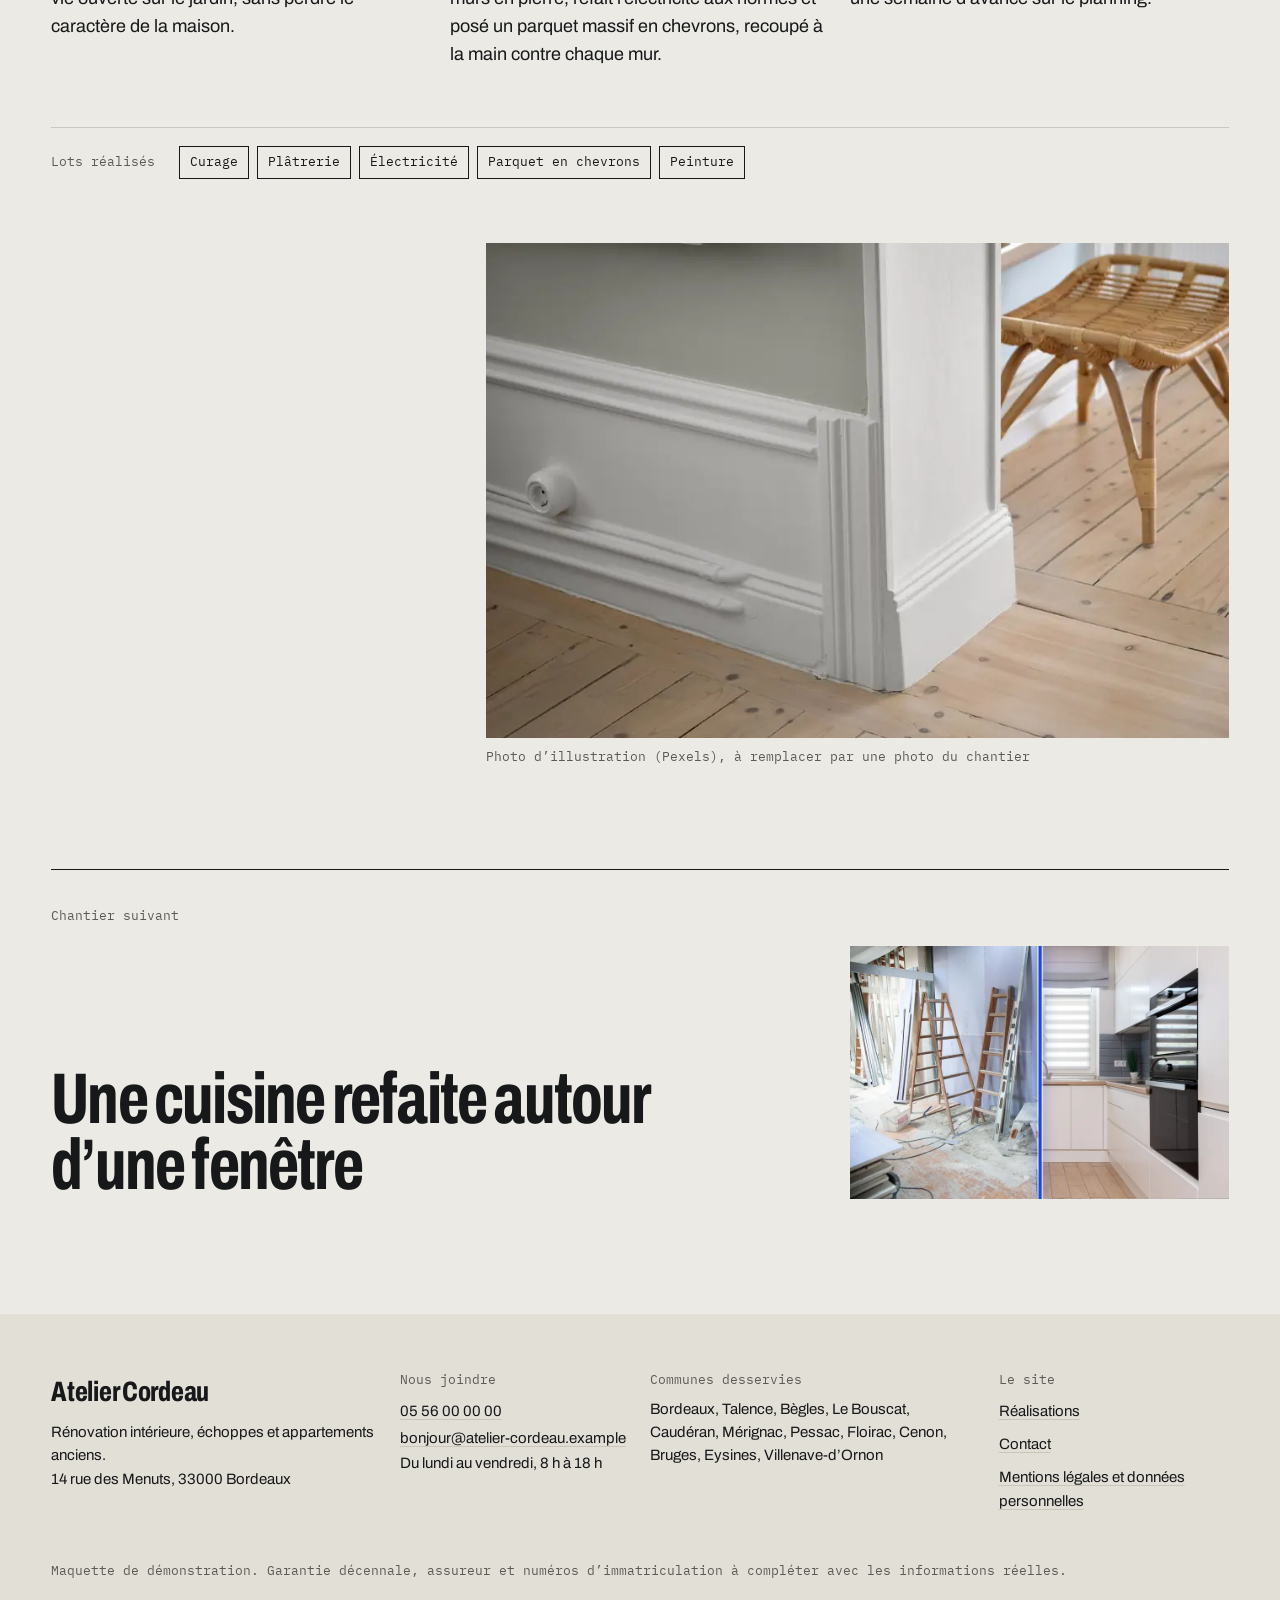
<file: echoppe-saint-genes.html>
<!doctype html>
<html lang="fr">
<head>
<meta charset="utf-8">
<meta name="viewport" content="width=device-width, initial-scale=1">
<title>Une échoppe rendue à la lumière · Atelier Cordeau</title>
<meta name="description" content="Échoppe, Saint-Genès : 68 m² rénovés en 11 semaines. Une échoppe double des années 1920, cloisonnée en quatre petites pièces sombres. Les propriétaires voulaient u…">
<link rel="canonical" href="https://www.atelier-cordeau.example/echoppe-saint-genes.html">
<meta property="og:type" content="website">
<meta property="og:locale" content="fr_FR">
<meta property="og:site_name" content="Atelier Cordeau">
<meta property="og:title" content="Une échoppe rendue à la lumière · Atelier Cordeau">
<meta property="og:description" content="Échoppe, Saint-Genès : 68 m² rénovés en 11 semaines. Une échoppe double des années 1920, cloisonnée en quatre petites pièces sombres. Les propriétaires voulaient u…">
<meta property="og:image" content="https://www.atelier-cordeau.example/assets/img/echoppe-livree-1800.webp">
<meta name="twitter:card" content="summary_large_image">
<meta name="theme-color" content="#ECEAE4">
<link rel="icon" href="assets/favicon.svg" type="image/svg+xml">
<link rel="preload" href="assets/fonts/archivo-latin-wdth-normal.woff2" as="font" type="font/woff2" crossorigin>
<link rel="stylesheet" href="assets/style.css">
<script>(function(h){h.classList.add('js');var r=matchMedia('(prefers-reduced-motion: reduce)').matches;if(!r){h.classList.add('intro-pending');setTimeout(function(){h.classList.remove('intro-pending')},2500);try{if(sessionStorage.getItem('cordeau-nav')){h.classList.add('is-arriving');sessionStorage.removeItem('cordeau-nav')}}catch(e){}}})(document.documentElement);</script>
<script type="application/ld+json">{"@context": "https://schema.org", "@type": "CreativeWork", "name": "Une échoppe rendue à la lumière", "about": "Bordeaux, Saint-Genès", "creator": {"@type": "HomeAndConstructionBusiness", "name": "Atelier Cordeau"}}</script>
</head>
<body class="page-case">
<a class="skip" href="#contenu">Aller au contenu</a>
<aside class="demo-bar" aria-label="Avertissement maquette"><p>Maquette de démonstration. Atelier Cordeau est une entreprise fictive : chantiers, chiffres et avis sont des exemples, photos Pexels.</p></aside>
<header class="site-header" data-header>
  <a class="brand" href="index.html" aria-label="Atelier Cordeau, accueil">
    <svg class="brand-mark" viewBox="0 0 32 32" aria-hidden="true"><rect x="1" y="1" width="30" height="30" fill="none" stroke="currentColor" stroke-width="2"/><path d="M16 1v30" stroke="var(--cordeau)" stroke-width="3"/></svg>
    <span class="brand-name">Atelier Cordeau</span>
  </a>
  <nav class="site-nav" aria-label="Navigation principale">
    <button class="nav-toggle" type="button" aria-expanded="false" aria-controls="menu" data-nav-toggle><span class="nav-toggle-label">Menu</span><span class="nav-toggle-bars" aria-hidden="true"></span></button>
    <ul id="menu" class="nav-list" data-nav-list><li><a class="link-trait" href="index.html#realisations" aria-current="page">Réalisations</a></li><li><a class="link-trait" href="index.html#metiers">Métiers</a></li><li><a class="link-trait" href="index.html#methode">Méthode</a></li><li><a class="link-trait" href="contact.html">Contact</a></li></ul>
  </nav>
  <a class="btn btn-small header-cta" href="contact.html"><span>Demander une visite</span></a>
</header>
<main id="contenu" tabindex="-1">

<article class="case">
  <header class="case-head">
    <p class="crumbs mono"><a class="link-utility" href="index.html#realisations">Réalisations</a> <span aria-hidden="true">/</span> Échoppe, Saint-Genès</p>
    <h1 class="display-xl case-title">Une échoppe rendue à la lumière</h1>
    <dl class="fiche">
      <div><dt class="mono">Commune</dt><dd>Bordeaux, Saint-Genès</dd></div>
      <div><dt class="mono">Surface</dt><dd>68 m²</dd></div>
      <div><dt class="mono">Durée</dt><dd>11 semaines</dd></div>
      <div><dt class="mono">Budget</dt><dd>74 000 € TTC</dd></div>
    </dl>
  </header>
  <div class="case-stage">
    <div class="cordeau cordeau-case" data-cordeau data-start="0.5">
  <figure class="cordeau-layer cordeau-before"><img src="assets/img/echoppe-chantier-1800.webp" srcset="assets/img/echoppe-chantier-900.webp 900w, assets/img/echoppe-chantier-1800.webp 1800w" sizes="100vw" width="1800" height="1200" alt="La pièce de vie pendant le curage : sol à nu, bétonnière, radiateurs déposés, porte-fenêtre d’origine" decoding="async" fetchpriority="high" style="object-position:50% 50%"><span class="tape tape-before" aria-hidden="true">Chantier</span></figure>
  <figure class="cordeau-layer cordeau-after" data-cordeau-after><img src="assets/img/echoppe-livree-1800.webp" srcset="assets/img/echoppe-livree-900.webp 900w, assets/img/echoppe-livree-1800.webp 1800w" sizes="100vw" width="1800" height="1200" alt="La même pièce livrée : murs bleu profond, parquet en chevrons clair, grande baie sur le jardin" decoding="async" fetchpriority="high" style="object-position:45% 50%"><span class="tape tape-after" aria-hidden="true">Livré</span></figure>
  <svg class="cordeau-svg" aria-hidden="true" data-cordeau-svg><path class="cordeau-dust" d="" /><path class="cordeau-halo" d="" /><path class="cordeau-path" d="" /><path class="cordeau-ticks" d="" /><path class="cordeau-ticks2" d="" /></svg>
  <span class="cordeau-handle" aria-hidden="true" data-cordeau-handle></span>
  <input class="cordeau-range" type="range" min="0" max="100" value="50" aria-label="Position de la ligne entre chantier et pièce livrée" data-cordeau-range>
</div>
    <p class="case-hint mono" aria-hidden="true"><span class="hint-pointer">Passez la souris sur la photo : la ligne suit</span><span class="hint-touch">Glissez le doigt sur la photo</span></p>
  </div>
  <div class="case-body">
    <section class="case-block" aria-labelledby="b1"><h2 id="b1" class="case-h">Le besoin</h2><p>Une échoppe double des années 1920, cloisonnée en quatre petites pièces sombres. Les propriétaires voulaient une seule pièce de vie ouverte sur le jardin, sans perdre le caractère de la maison.</p></section>
    <section class="case-block" aria-labelledby="b2"><h2 id="b2" class="case-h">Notre réponse</h2><p>Relevé complet et plan coté en première semaine. On a déposé deux cloisons non porteuses, repris les enduits à la chaux sur les murs en pierre, refait l’électricité aux normes et posé un parquet massif en chevrons, recoupé à la main contre chaque mur.</p></section>
    <section class="case-block" aria-labelledby="b3"><h2 id="b3" class="case-h">Le résultat</h2><p>Une pièce de 41 m² traversante, une baie élargie côté jardin et un bleu profond choisi sur trois échantillons peints sur place. Livrée avec une semaine d’avance sur le planning.</p></section>
    <aside class="case-lots" aria-label="Lots réalisés"><p class="label">Lots réalisés</p><ul class="mono"><li>Curage</li><li>Plâtrerie</li><li>Électricité</li><li>Parquet en chevrons</li><li>Peinture</li></ul></aside>
  </div>
  <figure class="case-detail">
    <img src="assets/img/echoppe-detail-1800.webp" srcset="assets/img/echoppe-detail-900.webp 900w, assets/img/echoppe-detail-1800.webp 1800w" sizes="(min-width: 900px) 58vw, 100vw" width="1800" height="1200" alt="Plinthe moulurée et parquet en pin clair au pied d’un encadrement de porte" decoding="async" loading="lazy">
    <figcaption class="mono">Photo d’illustration (Pexels), à remplacer par une photo du chantier</figcaption>
  </figure>
  <nav class="next" aria-label="Chantier suivant">
    <a class="next-link" href="cuisine-chartrons.html">
      <span class="label">Chantier suivant</span>
      <span class="next-title">Une cuisine refaite autour d’une fenêtre</span>
      <span class="next-thumb" aria-hidden="true">
        <span class="work-thumb-before"><img src="assets/img/cuisine-chantier-1800.webp" srcset="assets/img/cuisine-chantier-900.webp 900w, assets/img/cuisine-chantier-1800.webp 1800w" sizes="40vw" width="1800" height="1200" alt="" decoding="async" loading="lazy"></span>
        <span class="work-thumb-after"><img src="assets/img/cuisine-livree-1800.webp" srcset="assets/img/cuisine-livree-900.webp 900w, assets/img/cuisine-livree-1800.webp 1800w" sizes="40vw" width="1800" height="1200" alt="" decoding="async" loading="lazy"></span>
        <span class="work-thumb-line"></span>
      </span>
    </a>
  </nav>
</article>

</main>
<footer class="site-footer">
  <div class="footer-grid">
    <div class="footer-brand">
      <p class="footer-name">Atelier Cordeau</p>
      <p>Rénovation intérieure, échoppes et appartements anciens.<br>14 rue des Menuts, 33000 Bordeaux</p>
    </div>
    <div>
      <p class="label">Nous joindre</p>
      <p><a class="link-utility" href="tel:+33556000000">05 56 00 00 00</a><br><a class="link-utility" href="mailto:bonjour@atelier-cordeau.example">bonjour@atelier-cordeau.example</a><br>Du lundi au vendredi, 8 h à 18 h</p>
    </div>
    <div>
      <p class="label">Communes desservies</p>
      <p>Bordeaux, Talence, Bègles, Le Bouscat, Caudéran, Mérignac, Pessac, Floirac, Cenon, Bruges, Eysines, Villenave-d’Ornon</p>
    </div>
    <div>
      <p class="label">Le site</p>
      <ul class="footer-links">
        <li><a class="link-utility" href="index.html#realisations">Réalisations</a></li>
        <li><a class="link-utility" href="contact.html">Contact</a></li>
        <li><a class="link-utility" href="mentions-legales.html">Mentions légales et données personnelles</a></li>
      </ul>
    </div>
  </div>
  <p class="footer-note">Maquette de démonstration. Garantie décennale, assureur et numéros d’immatriculation à compléter avec les informations réelles.</p>
</footer>
<div class="curtain" aria-hidden="true"><span class="curtain-line"></span></div>
<nav class="mobile-bar" aria-label="Contact rapide"><a href="tel:+33556000000">Appeler</a><a href="contact.html">Demander une visite</a></nav>
<script src="assets/vendor/gsap.min.js" defer></script>
<script src="assets/vendor/ScrollTrigger.min.js" defer></script>
<script src="assets/vendor/lenis.min.js" defer></script>
<script src="assets/site.js" defer></script>
</body>
</html>
</file>
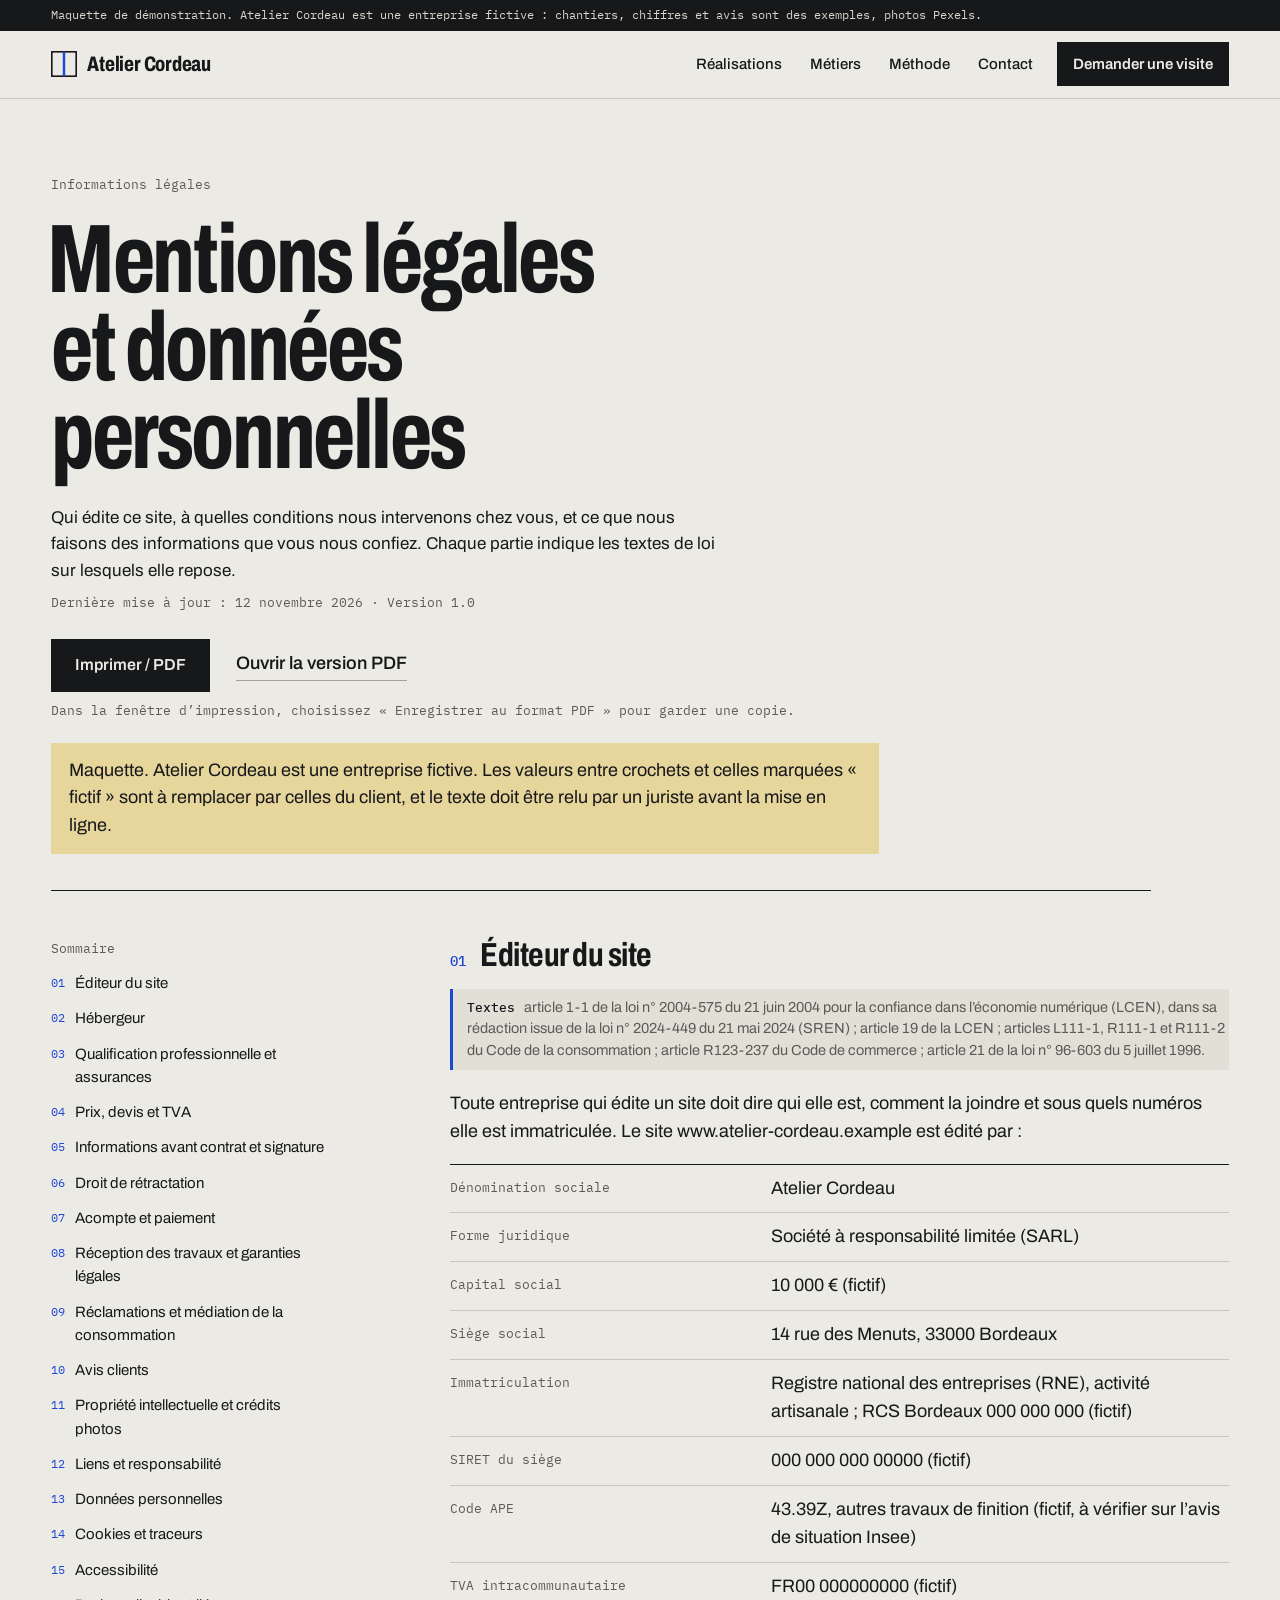
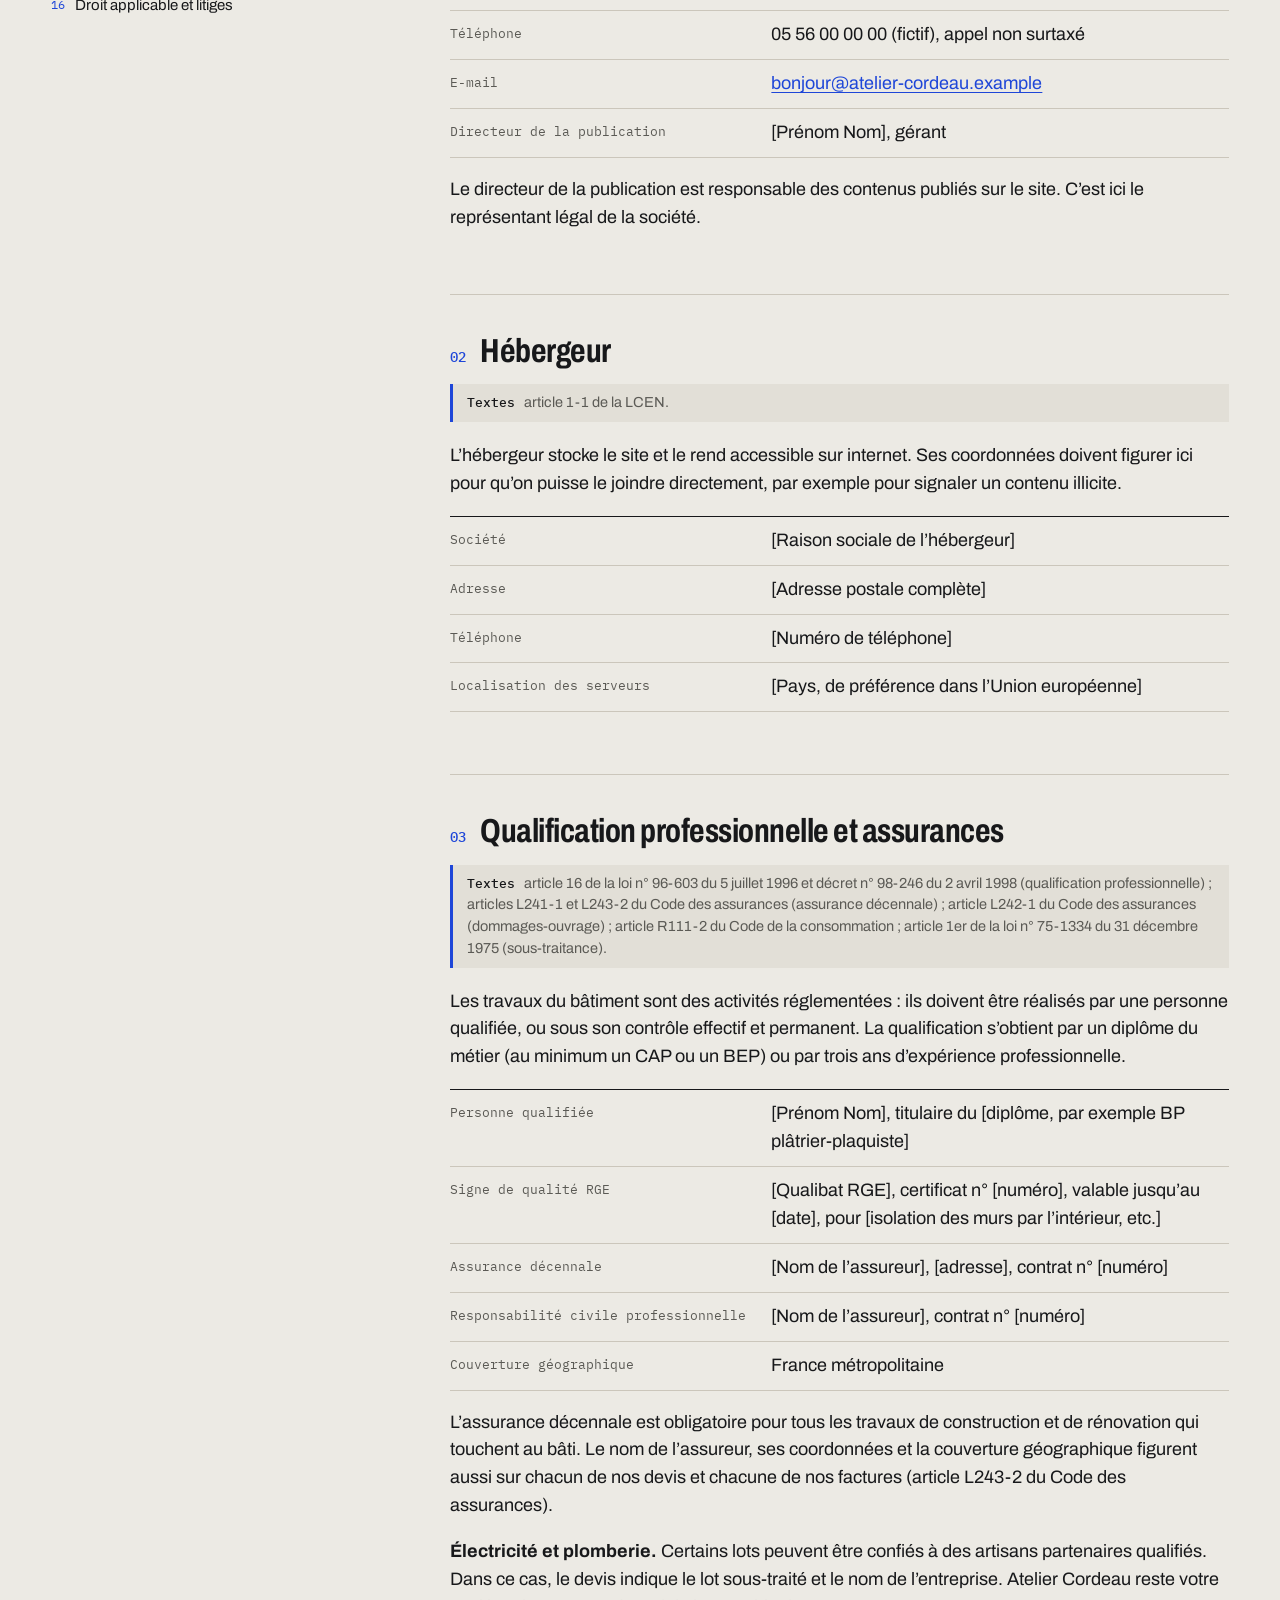
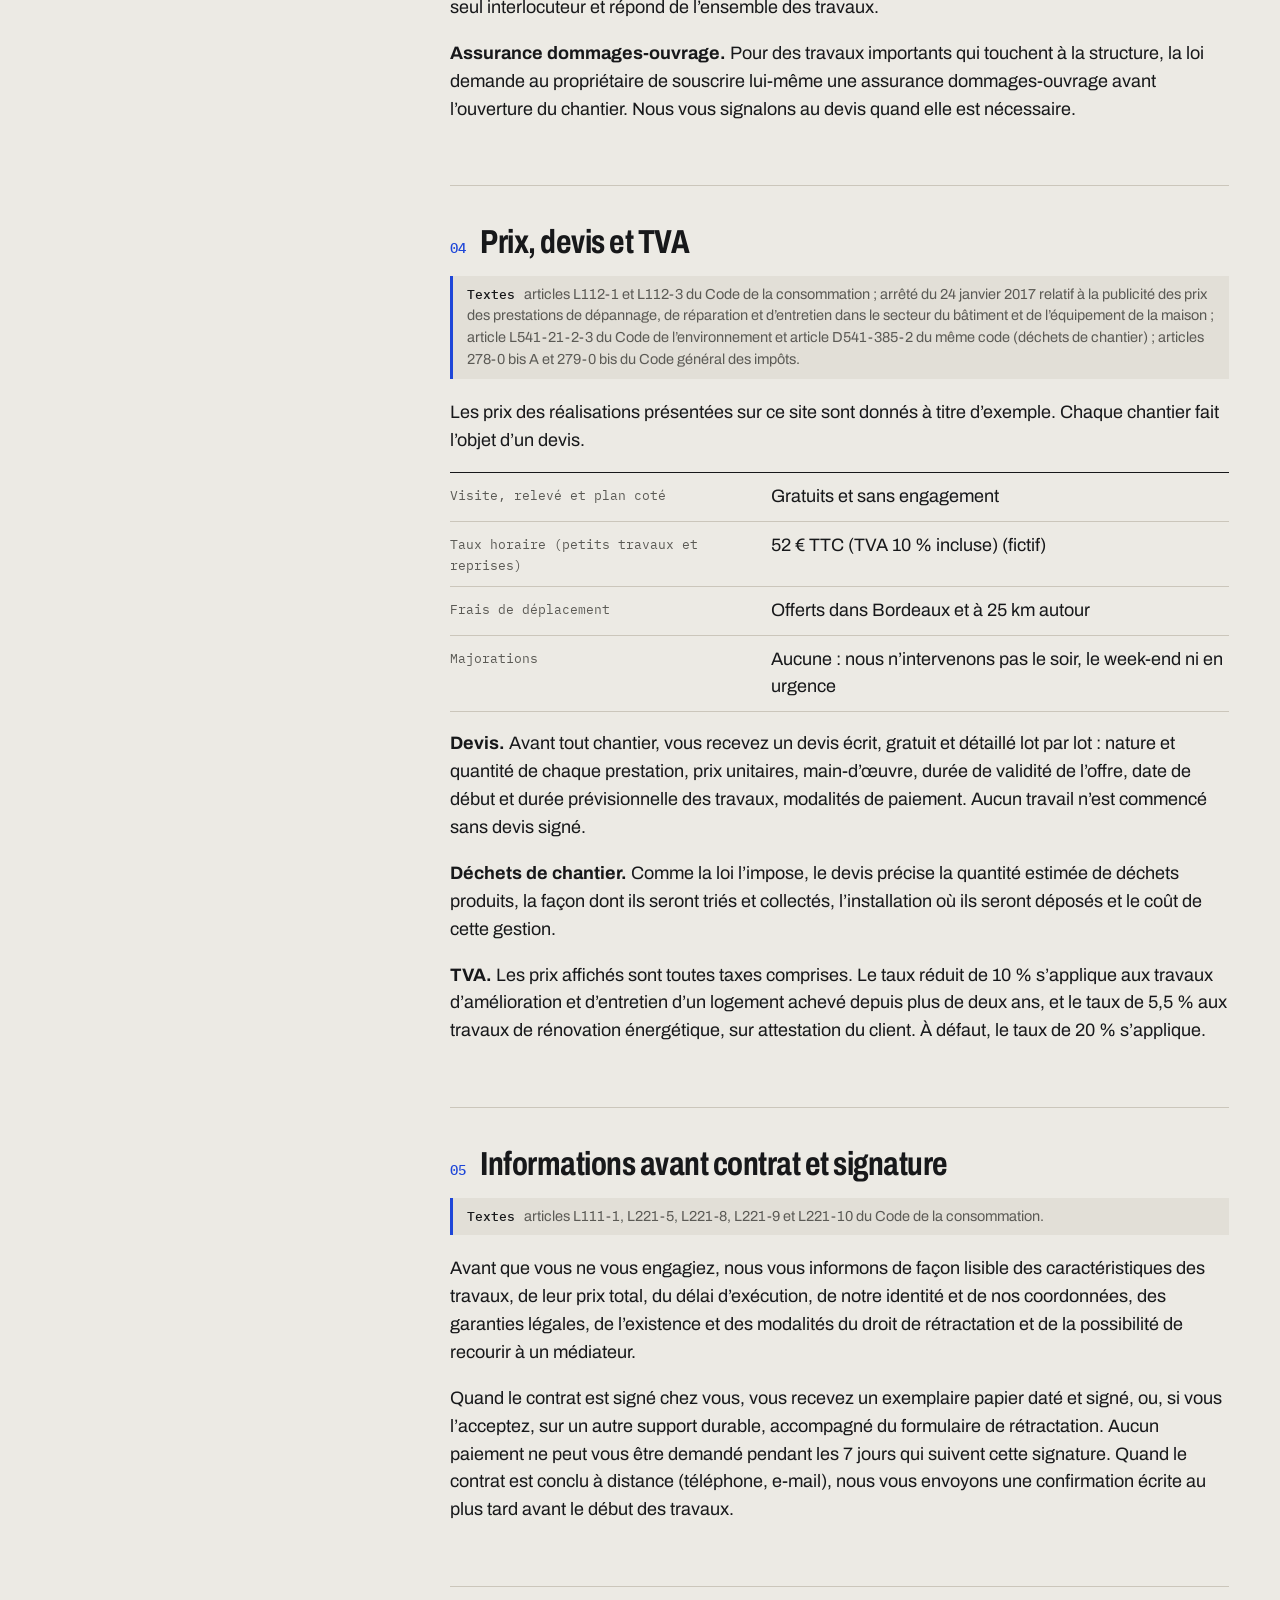
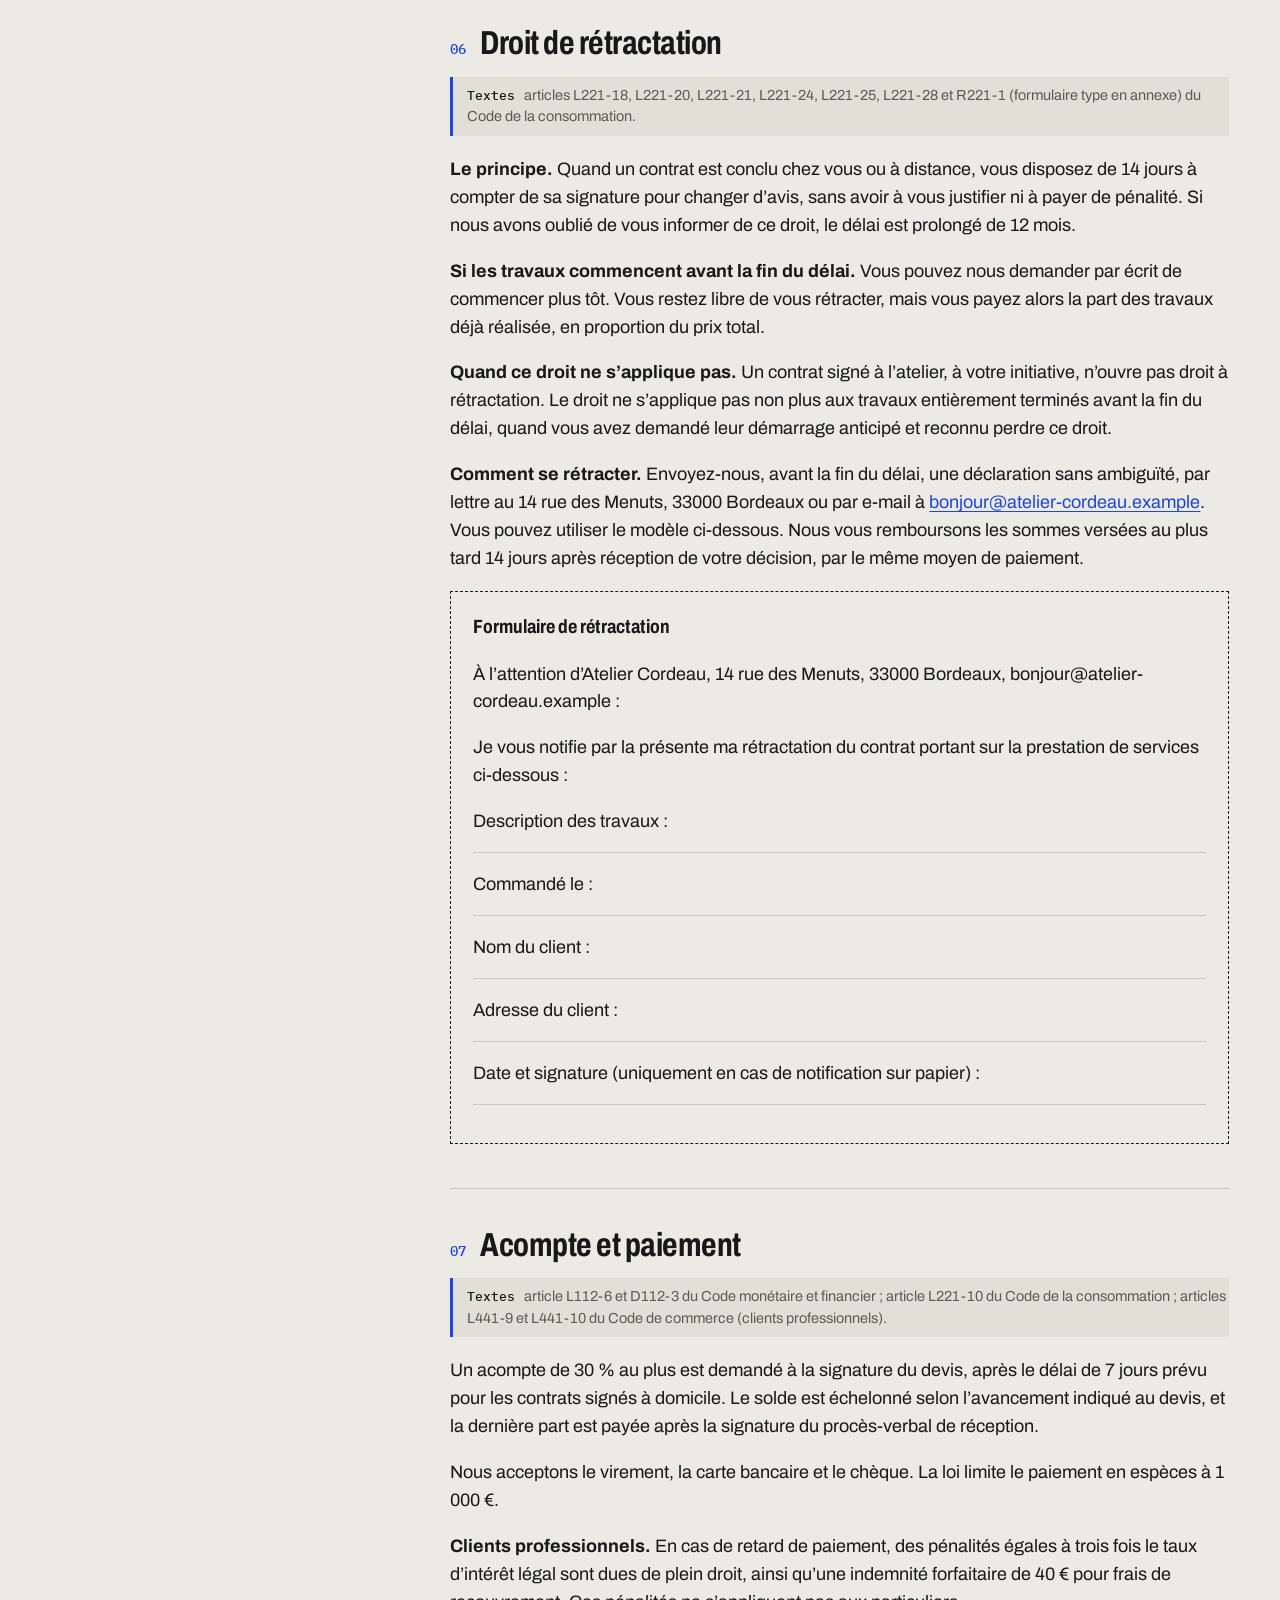
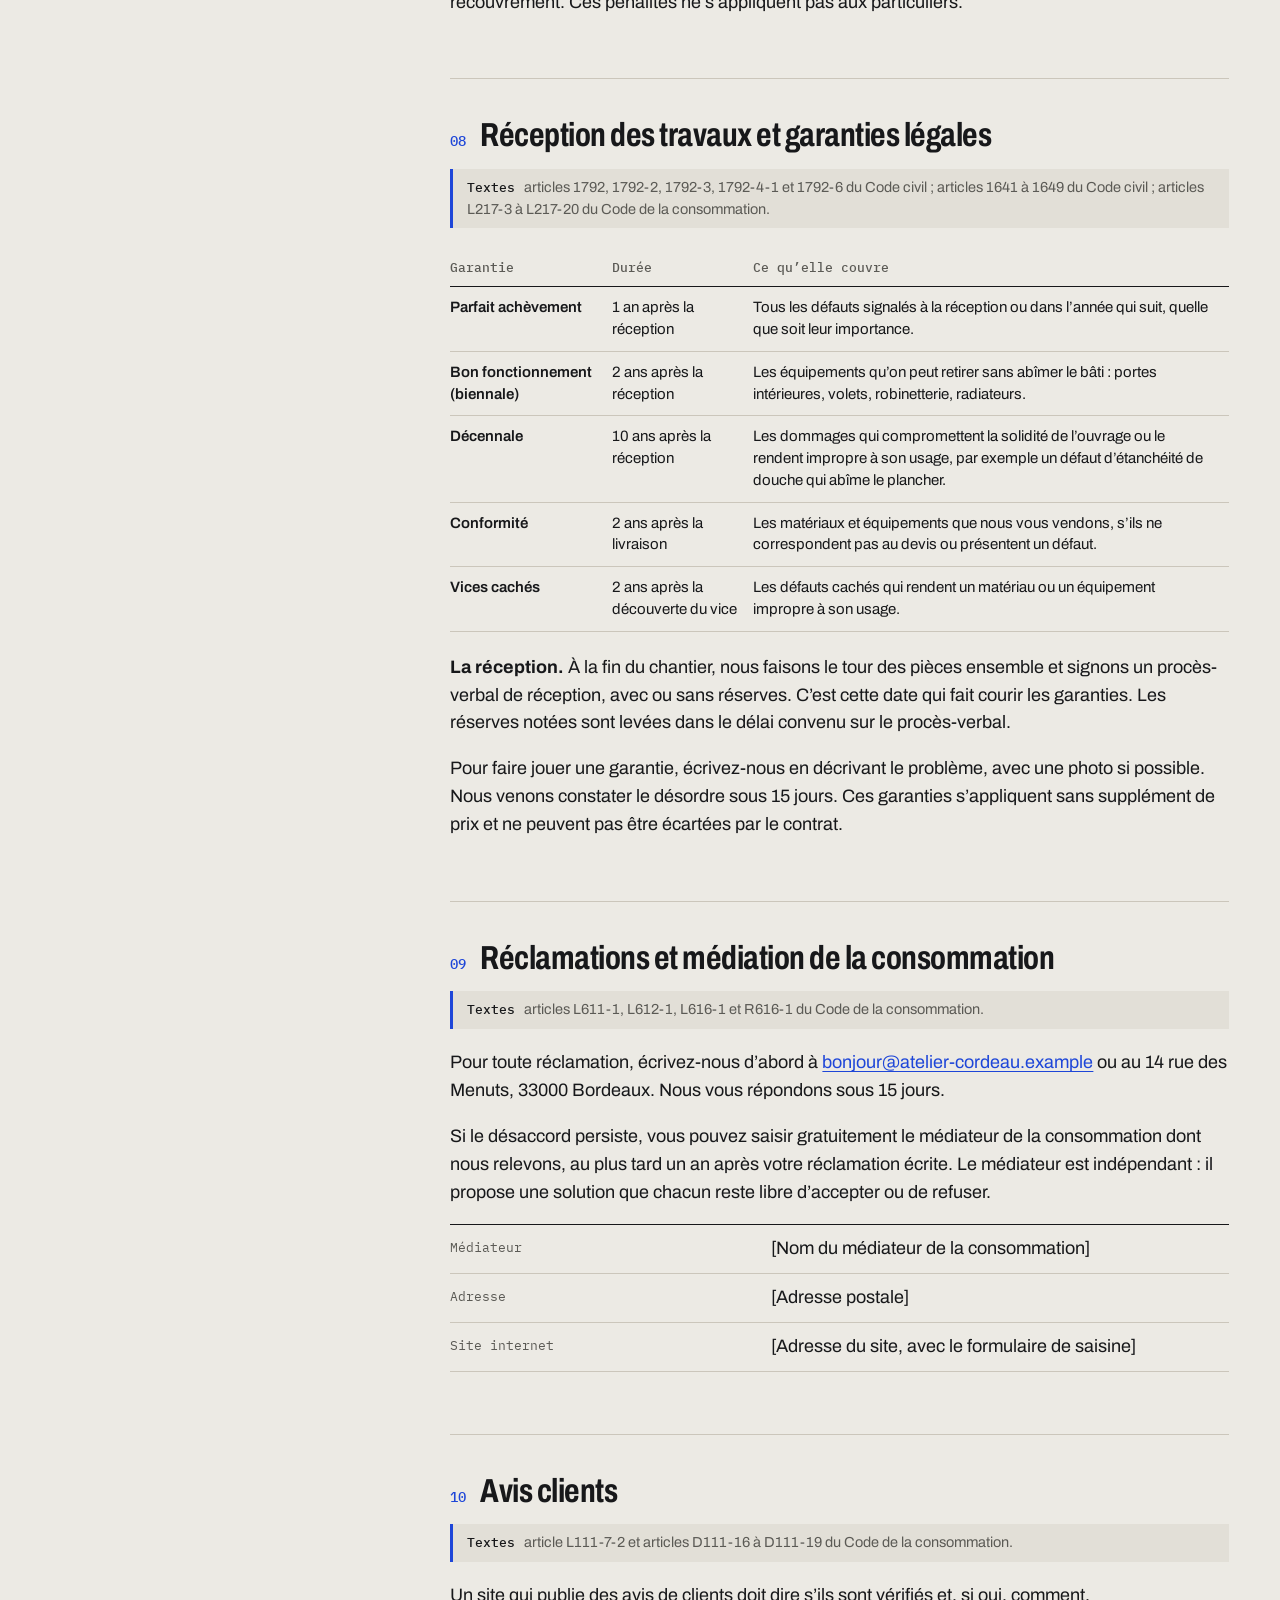
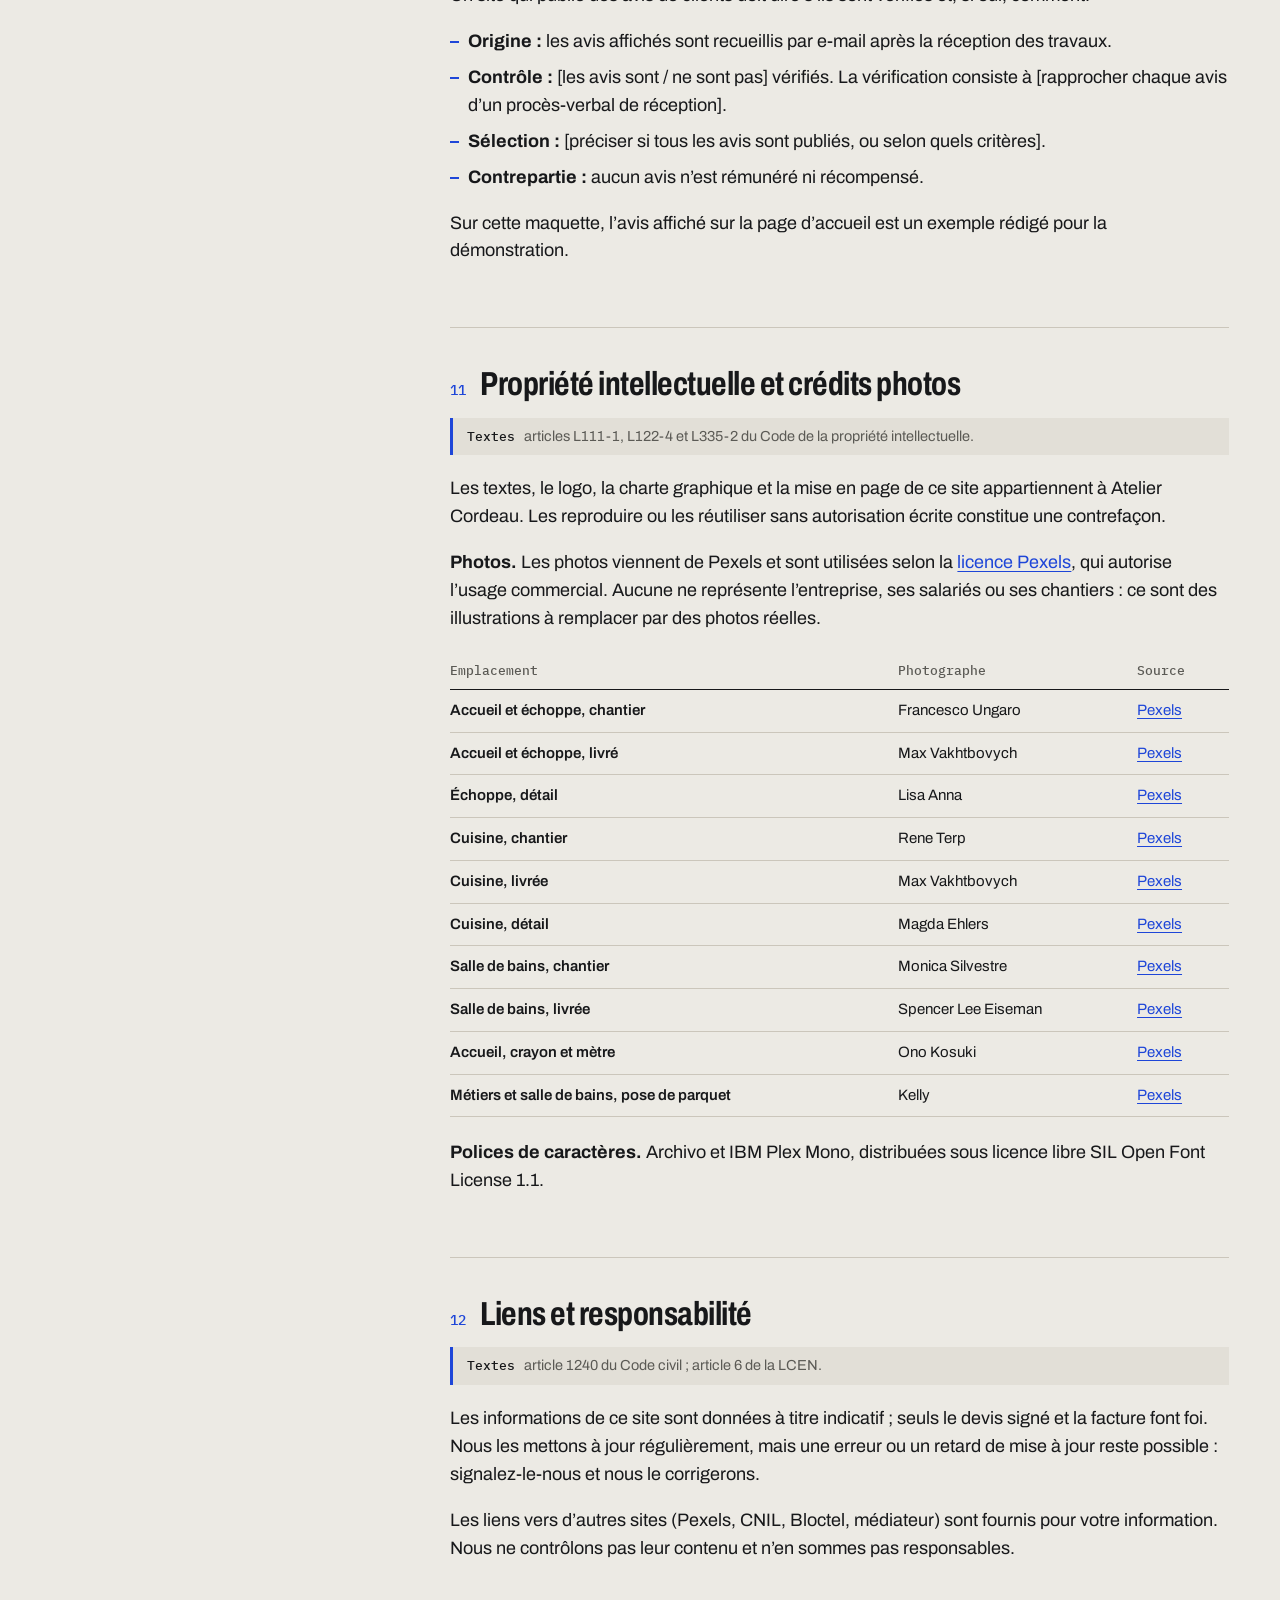
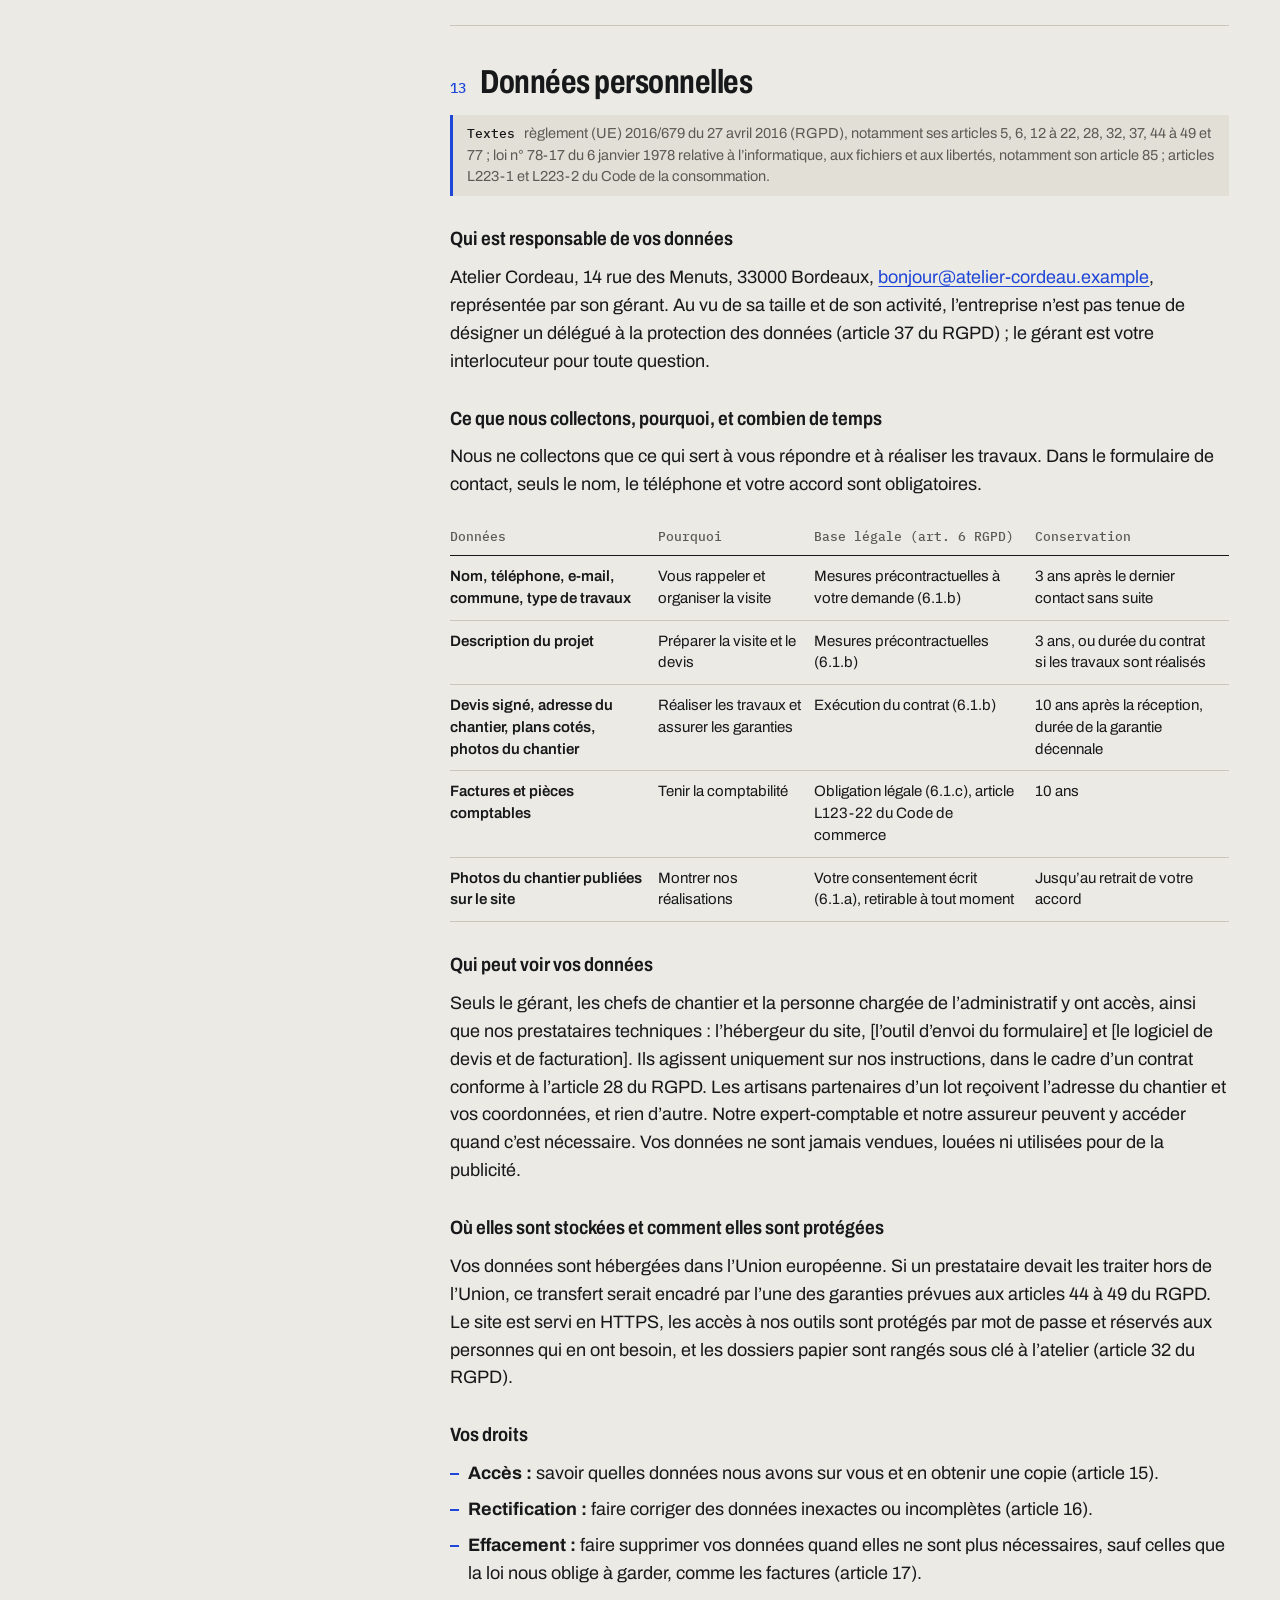
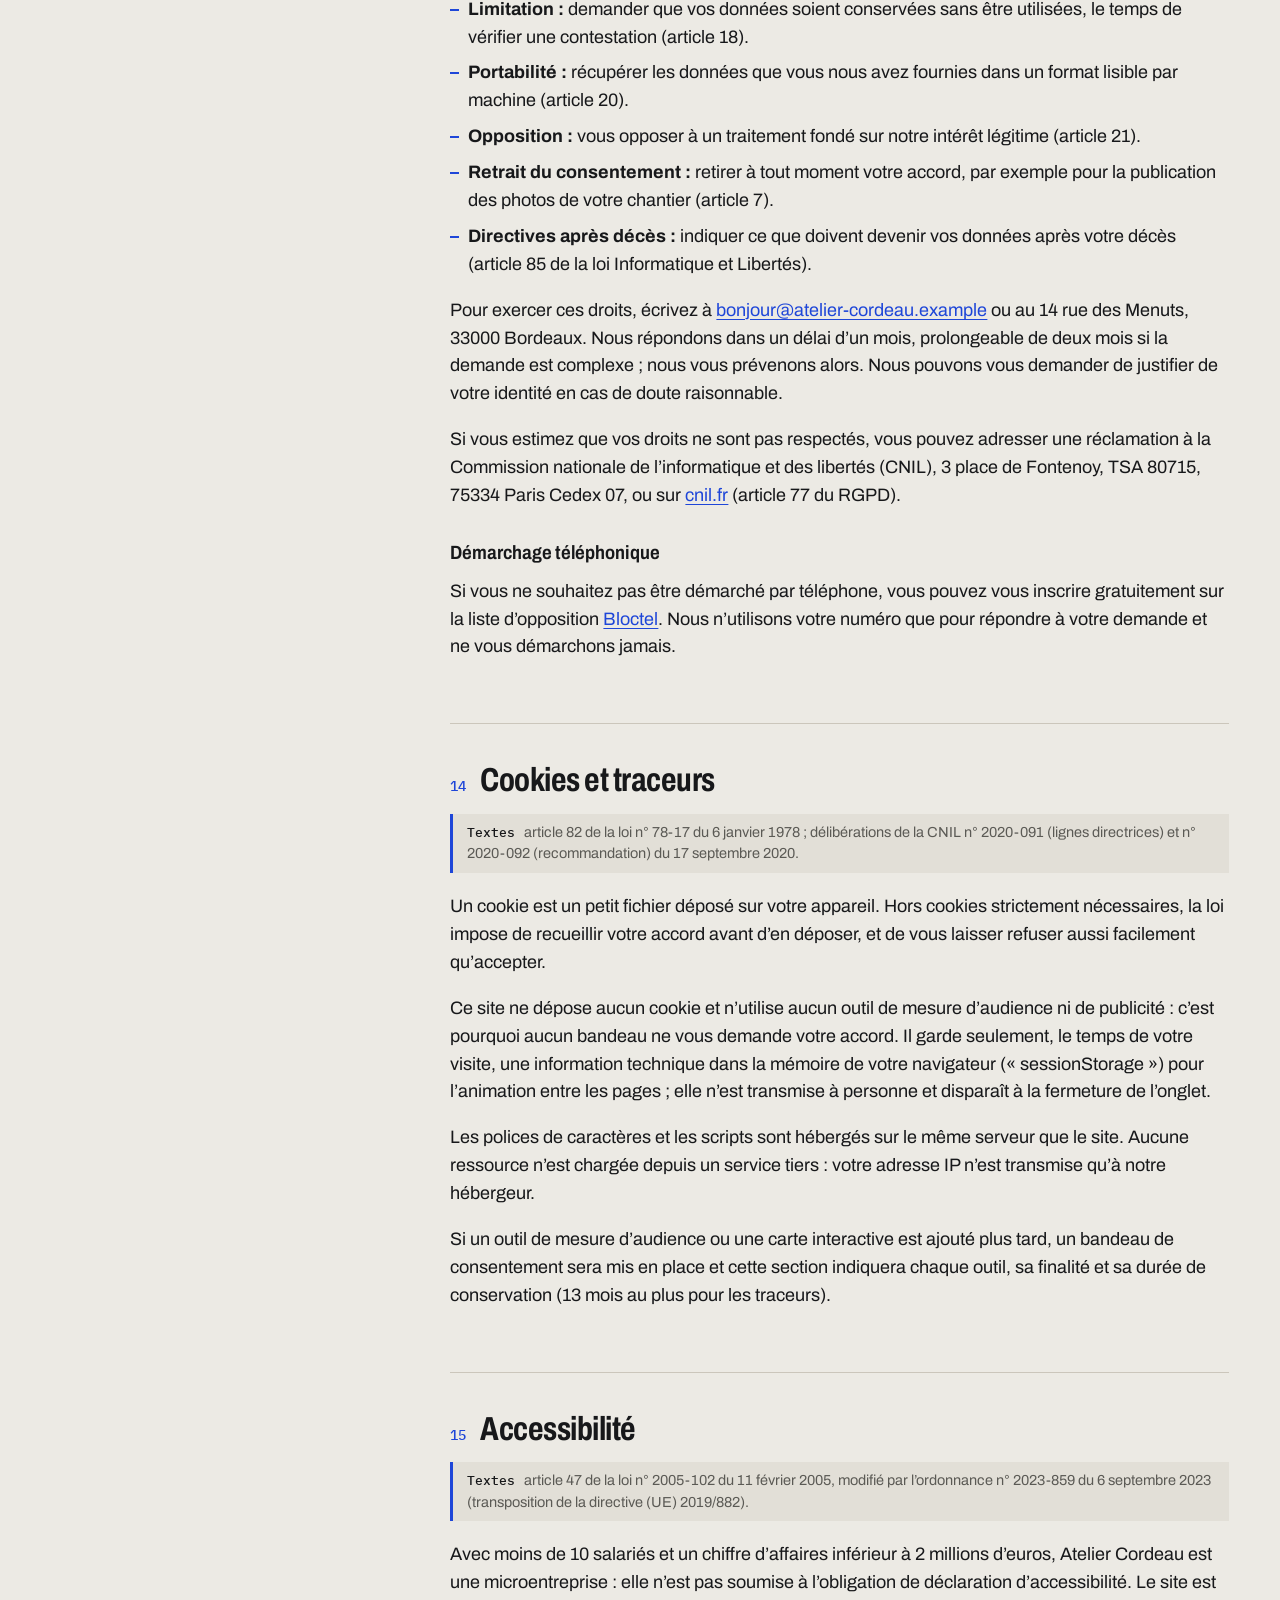
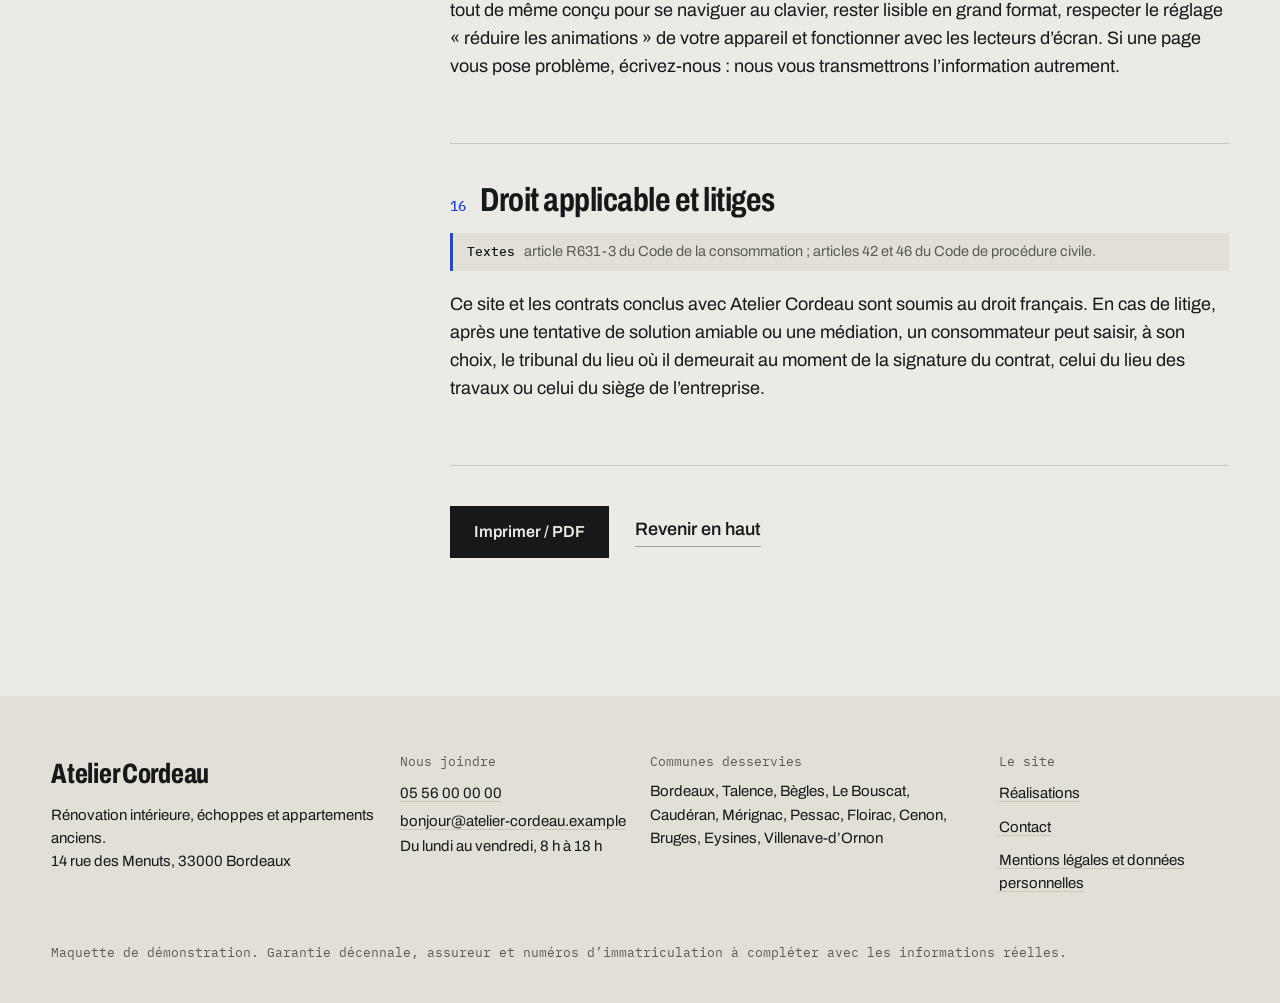
<file: mentions-legales.html>
<!doctype html>
<html lang="fr">
<head>
<meta charset="utf-8">
<meta name="viewport" content="width=device-width, initial-scale=1">
<title>Mentions légales et données personnelles · Atelier Cordeau</title>
<meta name="description" content="Éditeur, assurances, devis, rétractation, garanties, médiation, données personnelles et cookies du site Atelier Cordeau, avec les textes de loi.">
<link rel="canonical" href="https://www.atelier-cordeau.example/mentions-legales.html">
<meta property="og:type" content="website">
<meta property="og:locale" content="fr_FR">
<meta property="og:site_name" content="Atelier Cordeau">
<meta property="og:title" content="Mentions légales et données personnelles · Atelier Cordeau">
<meta property="og:description" content="Éditeur, assurances, devis, rétractation, garanties, médiation, données personnelles et cookies du site Atelier Cordeau, avec les textes de loi.">
<meta property="og:image" content="https://www.atelier-cordeau.example/assets/img/echoppe-livree-1800.webp">
<meta name="twitter:card" content="summary_large_image">
<meta name="theme-color" content="#ECEAE4">
<link rel="icon" href="assets/favicon.svg" type="image/svg+xml">
<link rel="preload" href="assets/fonts/archivo-latin-wdth-normal.woff2" as="font" type="font/woff2" crossorigin>
<link rel="stylesheet" href="assets/style.css">
<script>(function(h){h.classList.add('js');var r=matchMedia('(prefers-reduced-motion: reduce)').matches;if(!r){h.classList.add('intro-pending');setTimeout(function(){h.classList.remove('intro-pending')},2500);try{if(sessionStorage.getItem('cordeau-nav')){h.classList.add('is-arriving');sessionStorage.removeItem('cordeau-nav')}}catch(e){}}})(document.documentElement);</script>

</head>
<body class="page-legal">
<a class="skip" href="#contenu">Aller au contenu</a>
<aside class="demo-bar" aria-label="Avertissement maquette"><p>Maquette de démonstration. Atelier Cordeau est une entreprise fictive : chantiers, chiffres et avis sont des exemples, photos Pexels.</p></aside>
<header class="site-header" data-header>
  <a class="brand" href="index.html" aria-label="Atelier Cordeau, accueil">
    <svg class="brand-mark" viewBox="0 0 32 32" aria-hidden="true"><rect x="1" y="1" width="30" height="30" fill="none" stroke="currentColor" stroke-width="2"/><path d="M16 1v30" stroke="var(--cordeau)" stroke-width="3"/></svg>
    <span class="brand-name">Atelier Cordeau</span>
  </a>
  <nav class="site-nav" aria-label="Navigation principale">
    <button class="nav-toggle" type="button" aria-expanded="false" aria-controls="menu" data-nav-toggle><span class="nav-toggle-label">Menu</span><span class="nav-toggle-bars" aria-hidden="true"></span></button>
    <ul id="menu" class="nav-list" data-nav-list><li><a class="link-trait" href="index.html#realisations">Réalisations</a></li><li><a class="link-trait" href="index.html#metiers">Métiers</a></li><li><a class="link-trait" href="index.html#methode">Méthode</a></li><li><a class="link-trait" href="contact.html">Contact</a></li></ul>
  </nav>
  <a class="btn btn-small header-cta" href="contact.html"><span>Demander une visite</span></a>
</header>
<main id="contenu" tabindex="-1">

<article class="ml">
  <header class="ml-head">
    <p class="crumbs mono">Informations légales</p>
    <h1 class="display-xl">Mentions légales et données personnelles</h1>
    <p class="ml-lead">Qui édite ce site, à quelles conditions nous intervenons chez vous, et ce que nous faisons des informations que vous nous confiez. Chaque partie indique les textes de loi sur lesquels elle repose.</p>
    <p class="ml-meta mono">Dernière mise à jour : 12 novembre 2026 · Version 1.0</p>
    <div class="ml-actions"><button class="btn" type="button" data-print><span>Imprimer / PDF</span></button><a class="link-trait" href="mentions-legales.pdf">Ouvrir la version PDF</a></div>
    <p class="ml-hint mono">Dans la fenêtre d’impression, choisissez « Enregistrer au format PDF » pour garder une copie.</p>
    <p class="ml-note">Maquette. Atelier Cordeau est une entreprise fictive. Les valeurs entre crochets et celles marquées « fictif » sont à remplacer par celles du client, et le texte doit être relu par un juriste avant la mise en ligne.</p>
  </header>
  <div class="ml-layout">
    <nav class="ml-toc" aria-label="Sommaire"><p class="label">Sommaire</p><ol><li><a class="link-utility" href="#editeur"><span class="mono">01</span> Éditeur du site</a></li><li><a class="link-utility" href="#hebergeur"><span class="mono">02</span> Hébergeur</a></li><li><a class="link-utility" href="#qualification"><span class="mono">03</span> Qualification professionnelle et assurances</a></li><li><a class="link-utility" href="#prix"><span class="mono">04</span> Prix, devis et TVA</a></li><li><a class="link-utility" href="#contrat"><span class="mono">05</span> Informations avant contrat et signature</a></li><li><a class="link-utility" href="#retractation"><span class="mono">06</span> Droit de rétractation</a></li><li><a class="link-utility" href="#paiement"><span class="mono">07</span> Acompte et paiement</a></li><li><a class="link-utility" href="#garanties"><span class="mono">08</span> Réception des travaux et garanties légales</a></li><li><a class="link-utility" href="#mediation"><span class="mono">09</span> Réclamations et médiation de la consommation</a></li><li><a class="link-utility" href="#avis"><span class="mono">10</span> Avis clients</a></li><li><a class="link-utility" href="#propriete"><span class="mono">11</span> Propriété intellectuelle et crédits photos</a></li><li><a class="link-utility" href="#responsabilite"><span class="mono">12</span> Liens et responsabilité</a></li><li><a class="link-utility" href="#donnees"><span class="mono">13</span> Données personnelles</a></li><li><a class="link-utility" href="#cookies"><span class="mono">14</span> Cookies et traceurs</a></li><li><a class="link-utility" href="#accessibilite"><span class="mono">15</span> Accessibilité</a></li><li><a class="link-utility" href="#droit"><span class="mono">16</span> Droit applicable et litiges</a></li></ol></nav>
    <div class="ml-body">
      <p class="print-only ml-print-src mono">Atelier Cordeau · 14 rue des Menuts, 33000 Bordeaux · 05 56 00 00 00 · bonjour@atelier-cordeau.example</p>
      <section class="ml-sec" id="editeur" aria-labelledby="editeur-t">
  <h2 id="editeur-t"><span class="ml-n mono">01</span> Éditeur du site</h2>
  <p class="ml-base"><span class="mono">Textes</span> article 1-1 de la loi n° 2004-575 du 21 juin 2004 pour la confiance dans l’économie numérique (LCEN), dans sa rédaction issue de la loi n° 2024-449 du 21 mai 2024 (SREN) ; article 19 de la LCEN ; articles L111-1, R111-1 et R111-2 du Code de la consommation ; article R123-237 du Code de commerce ; article 21 de la loi n° 96-603 du 5 juillet 1996.</p>
  <p>Toute entreprise qui édite un site doit dire qui elle est, comment la joindre et sous quels numéros elle est immatriculée. Le site www.atelier-cordeau.example est édité par :</p>
<dl class="ml-dl"><div><dt>Dénomination sociale</dt><dd>Atelier Cordeau</dd></div><div><dt>Forme juridique</dt><dd>Société à responsabilité limitée (SARL)</dd></div><div><dt>Capital social</dt><dd>10 000 € (fictif)</dd></div><div><dt>Siège social</dt><dd>14 rue des Menuts, 33000 Bordeaux</dd></div><div><dt>Immatriculation</dt><dd>Registre national des entreprises (RNE), activité artisanale ; RCS Bordeaux 000 000 000 (fictif)</dd></div><div><dt>SIRET du siège</dt><dd>000 000 000 00000 (fictif)</dd></div><div><dt>Code APE</dt><dd>43.39Z, autres travaux de finition (fictif, à vérifier sur l’avis de situation Insee)</dd></div><div><dt>TVA intracommunautaire</dt><dd>FR00 000000000 (fictif)</dd></div><div><dt>Téléphone</dt><dd>05 56 00 00 00 (fictif), appel non surtaxé</dd></div><div><dt>E-mail</dt><dd><a href="mailto:bonjour@atelier-cordeau.example">bonjour@atelier-cordeau.example</a></dd></div><div><dt>Directeur de la publication</dt><dd>[Prénom Nom], gérant</dd></div></dl>
<p>Le directeur de la publication est responsable des contenus publiés sur le site. C’est ici le représentant légal de la société.</p>
</section><section class="ml-sec" id="hebergeur" aria-labelledby="hebergeur-t">
  <h2 id="hebergeur-t"><span class="ml-n mono">02</span> Hébergeur</h2>
  <p class="ml-base"><span class="mono">Textes</span> article 1-1 de la LCEN.</p>
  <p>L’hébergeur stocke le site et le rend accessible sur internet. Ses coordonnées doivent figurer ici pour qu’on puisse le joindre directement, par exemple pour signaler un contenu illicite.</p>
<dl class="ml-dl"><div><dt>Société</dt><dd>[Raison sociale de l’hébergeur]</dd></div><div><dt>Adresse</dt><dd>[Adresse postale complète]</dd></div><div><dt>Téléphone</dt><dd>[Numéro de téléphone]</dd></div><div><dt>Localisation des serveurs</dt><dd>[Pays, de préférence dans l’Union européenne]</dd></div></dl>
</section><section class="ml-sec" id="qualification" aria-labelledby="qualification-t">
  <h2 id="qualification-t"><span class="ml-n mono">03</span> Qualification professionnelle et assurances</h2>
  <p class="ml-base"><span class="mono">Textes</span> article 16 de la loi n° 96-603 du 5 juillet 1996 et décret n° 98-246 du 2 avril 1998 (qualification professionnelle) ; articles L241-1 et L243-2 du Code des assurances (assurance décennale) ; article L242-1 du Code des assurances (dommages-ouvrage) ; article R111-2 du Code de la consommation ; article 1er de la loi n° 75-1334 du 31 décembre 1975 (sous-traitance).</p>
  <p>Les travaux du bâtiment sont des activités réglementées : ils doivent être réalisés par une personne qualifiée, ou sous son contrôle effectif et permanent. La qualification s’obtient par un diplôme du métier (au minimum un CAP ou un BEP) ou par trois ans d’expérience professionnelle.</p>
<dl class="ml-dl"><div><dt>Personne qualifiée</dt><dd>[Prénom Nom], titulaire du [diplôme, par exemple BP plâtrier-plaquiste]</dd></div><div><dt>Signe de qualité RGE</dt><dd>[Qualibat RGE], certificat n° [numéro], valable jusqu’au [date], pour [isolation des murs par l’intérieur, etc.]</dd></div><div><dt>Assurance décennale</dt><dd>[Nom de l’assureur], [adresse], contrat n° [numéro]</dd></div><div><dt>Responsabilité civile professionnelle</dt><dd>[Nom de l’assureur], contrat n° [numéro]</dd></div><div><dt>Couverture géographique</dt><dd>France métropolitaine</dd></div></dl>
<p>L’assurance décennale est obligatoire pour tous les travaux de construction et de rénovation qui touchent au bâti. Le nom de l’assureur, ses coordonnées et la couverture géographique figurent aussi sur chacun de nos devis et chacune de nos factures (article L243-2 du Code des assurances).</p>
<p><strong>Électricité et plomberie.</strong> Certains lots peuvent être confiés à des artisans partenaires qualifiés. Dans ce cas, le devis indique le lot sous-traité et le nom de l’entreprise. Atelier Cordeau reste votre seul interlocuteur et répond de l’ensemble des travaux.</p>
<p><strong>Assurance dommages-ouvrage.</strong> Pour des travaux importants qui touchent à la structure, la loi demande au propriétaire de souscrire lui-même une assurance dommages-ouvrage avant l’ouverture du chantier. Nous vous signalons au devis quand elle est nécessaire.</p>
</section><section class="ml-sec" id="prix" aria-labelledby="prix-t">
  <h2 id="prix-t"><span class="ml-n mono">04</span> Prix, devis et TVA</h2>
  <p class="ml-base"><span class="mono">Textes</span> articles L112-1 et L112-3 du Code de la consommation ; arrêté du 24 janvier 2017 relatif à la publicité des prix des prestations de dépannage, de réparation et d’entretien dans le secteur du bâtiment et de l’équipement de la maison ; article L541-21-2-3 du Code de l’environnement et article D541-385-2 du même code (déchets de chantier) ; articles 278-0 bis A et 279-0 bis du Code général des impôts.</p>
  <p>Les prix des réalisations présentées sur ce site sont donnés à titre d’exemple. Chaque chantier fait l’objet d’un devis.</p>
<dl class="ml-dl"><div><dt>Visite, relevé et plan coté</dt><dd>Gratuits et sans engagement</dd></div><div><dt>Taux horaire (petits travaux et reprises)</dt><dd>52 € TTC (TVA 10 % incluse) (fictif)</dd></div><div><dt>Frais de déplacement</dt><dd>Offerts dans Bordeaux et à 25 km autour</dd></div><div><dt>Majorations</dt><dd>Aucune : nous n’intervenons pas le soir, le week-end ni en urgence</dd></div></dl>
<p><strong>Devis.</strong> Avant tout chantier, vous recevez un devis écrit, gratuit et détaillé lot par lot : nature et quantité de chaque prestation, prix unitaires, main-d’œuvre, durée de validité de l’offre, date de début et durée prévisionnelle des travaux, modalités de paiement. Aucun travail n’est commencé sans devis signé.</p>
<p><strong>Déchets de chantier.</strong> Comme la loi l’impose, le devis précise la quantité estimée de déchets produits, la façon dont ils seront triés et collectés, l’installation où ils seront déposés et le coût de cette gestion.</p>
<p><strong>TVA.</strong> Les prix affichés sont toutes taxes comprises. Le taux réduit de 10 % s’applique aux travaux d’amélioration et d’entretien d’un logement achevé depuis plus de deux ans, et le taux de 5,5 % aux travaux de rénovation énergétique, sur attestation du client. À défaut, le taux de 20 % s’applique.</p>
</section><section class="ml-sec" id="contrat" aria-labelledby="contrat-t">
  <h2 id="contrat-t"><span class="ml-n mono">05</span> Informations avant contrat et signature</h2>
  <p class="ml-base"><span class="mono">Textes</span> articles L111-1, L221-5, L221-8, L221-9 et L221-10 du Code de la consommation.</p>
  <p>Avant que vous ne vous engagiez, nous vous informons de façon lisible des caractéristiques des travaux, de leur prix total, du délai d’exécution, de notre identité et de nos coordonnées, des garanties légales, de l’existence et des modalités du droit de rétractation et de la possibilité de recourir à un médiateur.</p>
<p>Quand le contrat est signé chez vous, vous recevez un exemplaire papier daté et signé, ou, si vous l’acceptez, sur un autre support durable, accompagné du formulaire de rétractation. Aucun paiement ne peut vous être demandé pendant les 7 jours qui suivent cette signature. Quand le contrat est conclu à distance (téléphone, e-mail), nous vous envoyons une confirmation écrite au plus tard avant le début des travaux.</p>
</section><section class="ml-sec" id="retractation" aria-labelledby="retractation-t">
  <h2 id="retractation-t"><span class="ml-n mono">06</span> Droit de rétractation</h2>
  <p class="ml-base"><span class="mono">Textes</span> articles L221-18, L221-20, L221-21, L221-24, L221-25, L221-28 et R221-1 (formulaire type en annexe) du Code de la consommation.</p>
  <p><strong>Le principe.</strong> Quand un contrat est conclu chez vous ou à distance, vous disposez de 14 jours à compter de sa signature pour changer d’avis, sans avoir à vous justifier ni à payer de pénalité. Si nous avons oublié de vous informer de ce droit, le délai est prolongé de 12 mois.</p>
<p><strong>Si les travaux commencent avant la fin du délai.</strong> Vous pouvez nous demander par écrit de commencer plus tôt. Vous restez libre de vous rétracter, mais vous payez alors la part des travaux déjà réalisée, en proportion du prix total.</p>
<p><strong>Quand ce droit ne s’applique pas.</strong> Un contrat signé à l’atelier, à votre initiative, n’ouvre pas droit à rétractation. Le droit ne s’applique pas non plus aux travaux entièrement terminés avant la fin du délai, quand vous avez demandé leur démarrage anticipé et reconnu perdre ce droit.</p>
<p><strong>Comment se rétracter.</strong> Envoyez-nous, avant la fin du délai, une déclaration sans ambiguïté, par lettre au 14 rue des Menuts, 33000 Bordeaux ou par e-mail à <a href="mailto:bonjour@atelier-cordeau.example">bonjour@atelier-cordeau.example</a>. Vous pouvez utiliser le modèle ci-dessous. Nous vous remboursons les sommes versées au plus tard 14 jours après réception de votre décision, par le même moyen de paiement.</p>
<div class="ml-form" role="group" aria-label="Formulaire de rétractation">
  <p class="ml-form-t">Formulaire de rétractation</p>
  <p>À l’attention d’Atelier Cordeau, 14 rue des Menuts, 33000 Bordeaux, bonjour@atelier-cordeau.example :</p>
  <p>Je vous notifie par la présente ma rétractation du contrat portant sur la prestation de services ci-dessous :</p>
  <p class="ml-line">Description des travaux :</p>
  <p class="ml-line">Commandé le :</p>
  <p class="ml-line">Nom du client :</p>
  <p class="ml-line">Adresse du client :</p>
  <p class="ml-line">Date et signature (uniquement en cas de notification sur papier) :</p>
</div>
</section><section class="ml-sec" id="paiement" aria-labelledby="paiement-t">
  <h2 id="paiement-t"><span class="ml-n mono">07</span> Acompte et paiement</h2>
  <p class="ml-base"><span class="mono">Textes</span> article L112-6 et D112-3 du Code monétaire et financier ; article L221-10 du Code de la consommation ; articles L441-9 et L441-10 du Code de commerce (clients professionnels).</p>
  <p>Un acompte de 30 % au plus est demandé à la signature du devis, après le délai de 7 jours prévu pour les contrats signés à domicile. Le solde est échelonné selon l’avancement indiqué au devis, et la dernière part est payée après la signature du procès-verbal de réception.</p>
<p>Nous acceptons le virement, la carte bancaire et le chèque. La loi limite le paiement en espèces à 1 000 €.</p>
<p><strong>Clients professionnels.</strong> En cas de retard de paiement, des pénalités égales à trois fois le taux d’intérêt légal sont dues de plein droit, ainsi qu’une indemnité forfaitaire de 40 € pour frais de recouvrement. Ces pénalités ne s’appliquent pas aux particuliers.</p>
</section><section class="ml-sec" id="garanties" aria-labelledby="garanties-t">
  <h2 id="garanties-t"><span class="ml-n mono">08</span> Réception des travaux et garanties légales</h2>
  <p class="ml-base"><span class="mono">Textes</span> articles 1792, 1792-2, 1792-3, 1792-4-1 et 1792-6 du Code civil ; articles 1641 à 1649 du Code civil ; articles L217-3 à L217-20 du Code de la consommation.</p>
  <div class="ml-table-wrap" tabindex="0" role="region" aria-label="Tableau : Garantie"><table class="ml-table"><thead><tr><th scope="col">Garantie</th><th scope="col">Durée</th><th scope="col">Ce qu’elle couvre</th></tr></thead><tbody><tr><th scope="row">Parfait achèvement</th><td>1 an après la réception</td><td>Tous les défauts signalés à la réception ou dans l’année qui suit, quelle que soit leur importance.</td></tr><tr><th scope="row">Bon fonctionnement (biennale)</th><td>2 ans après la réception</td><td>Les équipements qu’on peut retirer sans abîmer le bâti : portes intérieures, volets, robinetterie, radiateurs.</td></tr><tr><th scope="row">Décennale</th><td>10 ans après la réception</td><td>Les dommages qui compromettent la solidité de l’ouvrage ou le rendent impropre à son usage, par exemple un défaut d’étanchéité de douche qui abîme le plancher.</td></tr><tr><th scope="row">Conformité</th><td>2 ans après la livraison</td><td>Les matériaux et équipements que nous vous vendons, s’ils ne correspondent pas au devis ou présentent un défaut.</td></tr><tr><th scope="row">Vices cachés</th><td>2 ans après la découverte du vice</td><td>Les défauts cachés qui rendent un matériau ou un équipement impropre à son usage.</td></tr></tbody></table></div><p><strong>La réception.</strong> À la fin du chantier, nous faisons le tour des pièces ensemble et signons un procès-verbal de réception, avec ou sans réserves. C’est cette date qui fait courir les garanties. Les réserves notées sont levées dans le délai convenu sur le procès-verbal.</p>
<p>Pour faire jouer une garantie, écrivez-nous en décrivant le problème, avec une photo si possible. Nous venons constater le désordre sous 15 jours. Ces garanties s’appliquent sans supplément de prix et ne peuvent pas être écartées par le contrat.</p>
</section><section class="ml-sec" id="mediation" aria-labelledby="mediation-t">
  <h2 id="mediation-t"><span class="ml-n mono">09</span> Réclamations et médiation de la consommation</h2>
  <p class="ml-base"><span class="mono">Textes</span> articles L611-1, L612-1, L616-1 et R616-1 du Code de la consommation.</p>
  <p>Pour toute réclamation, écrivez-nous d’abord à <a href="mailto:bonjour@atelier-cordeau.example">bonjour@atelier-cordeau.example</a> ou au 14 rue des Menuts, 33000 Bordeaux. Nous vous répondons sous 15 jours.</p>
<p>Si le désaccord persiste, vous pouvez saisir gratuitement le médiateur de la consommation dont nous relevons, au plus tard un an après votre réclamation écrite. Le médiateur est indépendant : il propose une solution que chacun reste libre d’accepter ou de refuser.</p>
<dl class="ml-dl"><div><dt>Médiateur</dt><dd>[Nom du médiateur de la consommation]</dd></div><div><dt>Adresse</dt><dd>[Adresse postale]</dd></div><div><dt>Site internet</dt><dd>[Adresse du site, avec le formulaire de saisine]</dd></div></dl>
</section><section class="ml-sec" id="avis" aria-labelledby="avis-t">
  <h2 id="avis-t"><span class="ml-n mono">10</span> Avis clients</h2>
  <p class="ml-base"><span class="mono">Textes</span> article L111-7-2 et articles D111-16 à D111-19 du Code de la consommation.</p>
  <p>Un site qui publie des avis de clients doit dire s’ils sont vérifiés et, si oui, comment.</p>
<ul class="ml-list">
  <li><strong>Origine :</strong> les avis affichés sont recueillis par e-mail après la réception des travaux.</li>
  <li><strong>Contrôle :</strong> [les avis sont / ne sont pas] vérifiés. La vérification consiste à [rapprocher chaque avis d’un procès-verbal de réception].</li>
  <li><strong>Sélection :</strong> [préciser si tous les avis sont publiés, ou selon quels critères].</li>
  <li><strong>Contrepartie :</strong> aucun avis n’est rémunéré ni récompensé.</li>
</ul>
<p>Sur cette maquette, l’avis affiché sur la page d’accueil est un exemple rédigé pour la démonstration.</p>
</section><section class="ml-sec" id="propriete" aria-labelledby="propriete-t">
  <h2 id="propriete-t"><span class="ml-n mono">11</span> Propriété intellectuelle et crédits photos</h2>
  <p class="ml-base"><span class="mono">Textes</span> articles L111-1, L122-4 et L335-2 du Code de la propriété intellectuelle.</p>
  <p>Les textes, le logo, la charte graphique et la mise en page de ce site appartiennent à Atelier Cordeau. Les reproduire ou les réutiliser sans autorisation écrite constitue une contrefaçon.</p>
<p><strong>Photos.</strong> Les photos viennent de Pexels et sont utilisées selon la <a href="https://www.pexels.com/license/">licence Pexels</a>, qui autorise l’usage commercial. Aucune ne représente l’entreprise, ses salariés ou ses chantiers : ce sont des illustrations à remplacer par des photos réelles.</p>
<div class="ml-table-wrap" tabindex="0" role="region" aria-label="Tableau : Emplacement"><table class="ml-table"><thead><tr><th scope="col">Emplacement</th><th scope="col">Photographe</th><th scope="col">Source</th></tr></thead><tbody><tr><th scope="row">Accueil et échoppe, chantier</th><td>Francesco Ungaro</td><td><a href="https://www.pexels.com/photo/interior-of-a-room-under-renovation-15798784/">Pexels</a></td></tr><tr><th scope="row">Accueil et échoppe, livré</th><td>Max Vakhtbovych</td><td><a href="https://www.pexels.com/photo/an-empty-room-with-blue-walls-7587859/">Pexels</a></td></tr><tr><th scope="row">Échoppe, détail</th><td>Lisa Anna</td><td><a href="https://www.pexels.com/photo/parquet-in-a-minimalist-apartment-19866428/">Pexels</a></td></tr><tr><th scope="row">Cuisine, chantier</th><td>Rene Terp</td><td><a href="https://www.pexels.com/photo/house-renovation-3990359/">Pexels</a></td></tr><tr><th scope="row">Cuisine, livrée</th><td>Max Vakhtbovych</td><td><a href="https://www.pexels.com/photo/interior-of-contemporary-kitchen-in-pastel-colors-6580220/">Pexels</a></td></tr><tr><th scope="row">Cuisine, détail</th><td>Magda Ehlers</td><td><a href="https://www.pexels.com/photo/pattern-on-a-hardwood-flooring-15066939/">Pexels</a></td></tr><tr><th scope="row">Salle de bains, chantier</th><td>Monica Silvestre</td><td><a href="https://www.pexels.com/photo/renovations-in-a-house-4756489/">Pexels</a></td></tr><tr><th scope="row">Salle de bains, livrée</th><td>Spencer Lee Eiseman</td><td><a href="https://www.pexels.com/photo/interior-design-of-bathroom-15369789/">Pexels</a></td></tr><tr><th scope="row">Accueil, crayon et mètre</th><td>Ono Kosuki</td><td><a href="https://www.pexels.com/photo/man-making-marks-on-wooden-plank-with-measurement-tape-5973909/">Pexels</a></td></tr><tr><th scope="row">Métiers et salle de bains, pose de parquet</th><td>Kelly</td><td><a href="https://www.pexels.com/photo/crop-man-installing-laminate-flooring-4263067/">Pexels</a></td></tr></tbody></table></div>
<p><strong>Polices de caractères.</strong> Archivo et IBM Plex Mono, distribuées sous licence libre SIL Open Font License 1.1.</p>
</section><section class="ml-sec" id="responsabilite" aria-labelledby="responsabilite-t">
  <h2 id="responsabilite-t"><span class="ml-n mono">12</span> Liens et responsabilité</h2>
  <p class="ml-base"><span class="mono">Textes</span> article 1240 du Code civil ; article 6 de la LCEN.</p>
  <p>Les informations de ce site sont données à titre indicatif ; seuls le devis signé et la facture font foi. Nous les mettons à jour régulièrement, mais une erreur ou un retard de mise à jour reste possible : signalez-le-nous et nous le corrigerons.</p>
<p>Les liens vers d’autres sites (Pexels, CNIL, Bloctel, médiateur) sont fournis pour votre information. Nous ne contrôlons pas leur contenu et n’en sommes pas responsables.</p>
</section><section class="ml-sec" id="donnees" aria-labelledby="donnees-t">
  <h2 id="donnees-t"><span class="ml-n mono">13</span> Données personnelles</h2>
  <p class="ml-base"><span class="mono">Textes</span> règlement (UE) 2016/679 du 27 avril 2016 (RGPD), notamment ses articles 5, 6, 12 à 22, 28, 32, 37, 44 à 49 et 77 ; loi n° 78-17 du 6 janvier 1978 relative à l’informatique, aux fichiers et aux libertés, notamment son article 85 ; articles L223-1 et L223-2 du Code de la consommation.</p>
  <h3>Qui est responsable de vos données</h3>
<p>Atelier Cordeau, 14 rue des Menuts, 33000 Bordeaux, <a href="mailto:bonjour@atelier-cordeau.example">bonjour@atelier-cordeau.example</a>, représentée par son gérant. Au vu de sa taille et de son activité, l’entreprise n’est pas tenue de désigner un délégué à la protection des données (article 37 du RGPD) ; le gérant est votre interlocuteur pour toute question.</p>
<h3>Ce que nous collectons, pourquoi, et combien de temps</h3>
<p>Nous ne collectons que ce qui sert à vous répondre et à réaliser les travaux. Dans le formulaire de contact, seuls le nom, le téléphone et votre accord sont obligatoires.</p>
<div class="ml-table-wrap" tabindex="0" role="region" aria-label="Tableau : Données"><table class="ml-table"><thead><tr><th scope="col">Données</th><th scope="col">Pourquoi</th><th scope="col">Base légale (art. 6 RGPD)</th><th scope="col">Conservation</th></tr></thead><tbody><tr><th scope="row">Nom, téléphone, e-mail, commune, type de travaux</th><td>Vous rappeler et organiser la visite</td><td>Mesures précontractuelles à votre demande (6.1.b)</td><td>3 ans après le dernier contact sans suite</td></tr><tr><th scope="row">Description du projet</th><td>Préparer la visite et le devis</td><td>Mesures précontractuelles (6.1.b)</td><td>3 ans, ou durée du contrat si les travaux sont réalisés</td></tr><tr><th scope="row">Devis signé, adresse du chantier, plans cotés, photos du chantier</th><td>Réaliser les travaux et assurer les garanties</td><td>Exécution du contrat (6.1.b)</td><td>10 ans après la réception, durée de la garantie décennale</td></tr><tr><th scope="row">Factures et pièces comptables</th><td>Tenir la comptabilité</td><td>Obligation légale (6.1.c), article L123-22 du Code de commerce</td><td>10 ans</td></tr><tr><th scope="row">Photos du chantier publiées sur le site</th><td>Montrer nos réalisations</td><td>Votre consentement écrit (6.1.a), retirable à tout moment</td><td>Jusqu’au retrait de votre accord</td></tr></tbody></table></div>
<h3>Qui peut voir vos données</h3>
<p>Seuls le gérant, les chefs de chantier et la personne chargée de l’administratif y ont accès, ainsi que nos prestataires techniques : l’hébergeur du site, [l’outil d’envoi du formulaire] et [le logiciel de devis et de facturation]. Ils agissent uniquement sur nos instructions, dans le cadre d’un contrat conforme à l’article 28 du RGPD. Les artisans partenaires d’un lot reçoivent l’adresse du chantier et vos coordonnées, et rien d’autre. Notre expert-comptable et notre assureur peuvent y accéder quand c’est nécessaire. Vos données ne sont jamais vendues, louées ni utilisées pour de la publicité.</p>
<h3>Où elles sont stockées et comment elles sont protégées</h3>
<p>Vos données sont hébergées dans l’Union européenne. Si un prestataire devait les traiter hors de l’Union, ce transfert serait encadré par l’une des garanties prévues aux articles 44 à 49 du RGPD. Le site est servi en HTTPS, les accès à nos outils sont protégés par mot de passe et réservés aux personnes qui en ont besoin, et les dossiers papier sont rangés sous clé à l’atelier (article 32 du RGPD).</p>
<h3>Vos droits</h3>
<ul class="ml-list">
  <li><strong>Accès :</strong> savoir quelles données nous avons sur vous et en obtenir une copie (article 15).</li>
  <li><strong>Rectification :</strong> faire corriger des données inexactes ou incomplètes (article 16).</li>
  <li><strong>Effacement :</strong> faire supprimer vos données quand elles ne sont plus nécessaires, sauf celles que la loi nous oblige à garder, comme les factures (article 17).</li>
  <li><strong>Limitation :</strong> demander que vos données soient conservées sans être utilisées, le temps de vérifier une contestation (article 18).</li>
  <li><strong>Portabilité :</strong> récupérer les données que vous nous avez fournies dans un format lisible par machine (article 20).</li>
  <li><strong>Opposition :</strong> vous opposer à un traitement fondé sur notre intérêt légitime (article 21).</li>
  <li><strong>Retrait du consentement :</strong> retirer à tout moment votre accord, par exemple pour la publication des photos de votre chantier (article 7).</li>
  <li><strong>Directives après décès :</strong> indiquer ce que doivent devenir vos données après votre décès (article 85 de la loi Informatique et Libertés).</li>
</ul>
<p>Pour exercer ces droits, écrivez à <a href="mailto:bonjour@atelier-cordeau.example">bonjour@atelier-cordeau.example</a> ou au 14 rue des Menuts, 33000 Bordeaux. Nous répondons dans un délai d’un mois, prolongeable de deux mois si la demande est complexe ; nous vous prévenons alors. Nous pouvons vous demander de justifier de votre identité en cas de doute raisonnable.</p>
<p>Si vous estimez que vos droits ne sont pas respectés, vous pouvez adresser une réclamation à la Commission nationale de l’informatique et des libertés (CNIL), 3 place de Fontenoy, TSA 80715, 75334 Paris Cedex 07, ou sur <a href="https://www.cnil.fr/fr/plaintes">cnil.fr</a> (article 77 du RGPD).</p>
<h3>Démarchage téléphonique</h3>
<p>Si vous ne souhaitez pas être démarché par téléphone, vous pouvez vous inscrire gratuitement sur la liste d’opposition <a href="https://www.bloctel.gouv.fr">Bloctel</a>. Nous n’utilisons votre numéro que pour répondre à votre demande et ne vous démarchons jamais.</p>
</section><section class="ml-sec" id="cookies" aria-labelledby="cookies-t">
  <h2 id="cookies-t"><span class="ml-n mono">14</span> Cookies et traceurs</h2>
  <p class="ml-base"><span class="mono">Textes</span> article 82 de la loi n° 78-17 du 6 janvier 1978 ; délibérations de la CNIL n° 2020-091 (lignes directrices) et n° 2020-092 (recommandation) du 17 septembre 2020.</p>
  <p>Un cookie est un petit fichier déposé sur votre appareil. Hors cookies strictement nécessaires, la loi impose de recueillir votre accord avant d’en déposer, et de vous laisser refuser aussi facilement qu’accepter.</p>
<p>Ce site ne dépose aucun cookie et n’utilise aucun outil de mesure d’audience ni de publicité : c’est pourquoi aucun bandeau ne vous demande votre accord. Il garde seulement, le temps de votre visite, une information technique dans la mémoire de votre navigateur (« sessionStorage ») pour l’animation entre les pages ; elle n’est transmise à personne et disparaît à la fermeture de l’onglet.</p>
<p>Les polices de caractères et les scripts sont hébergés sur le même serveur que le site. Aucune ressource n’est chargée depuis un service tiers : votre adresse IP n’est transmise qu’à notre hébergeur.</p>
<p>Si un outil de mesure d’audience ou une carte interactive est ajouté plus tard, un bandeau de consentement sera mis en place et cette section indiquera chaque outil, sa finalité et sa durée de conservation (13 mois au plus pour les traceurs).</p>
</section><section class="ml-sec" id="accessibilite" aria-labelledby="accessibilite-t">
  <h2 id="accessibilite-t"><span class="ml-n mono">15</span> Accessibilité</h2>
  <p class="ml-base"><span class="mono">Textes</span> article 47 de la loi n° 2005-102 du 11 février 2005, modifié par l’ordonnance n° 2023-859 du 6 septembre 2023 (transposition de la directive (UE) 2019/882).</p>
  <p>Avec moins de 10 salariés et un chiffre d’affaires inférieur à 2 millions d’euros, Atelier Cordeau est une microentreprise : elle n’est pas soumise à l’obligation de déclaration d’accessibilité. Le site est tout de même conçu pour se naviguer au clavier, rester lisible en grand format, respecter le réglage « réduire les animations » de votre appareil et fonctionner avec les lecteurs d’écran. Si une page vous pose problème, écrivez-nous : nous vous transmettrons l’information autrement.</p>
</section><section class="ml-sec" id="droit" aria-labelledby="droit-t">
  <h2 id="droit-t"><span class="ml-n mono">16</span> Droit applicable et litiges</h2>
  <p class="ml-base"><span class="mono">Textes</span> article R631-3 du Code de la consommation ; articles 42 et 46 du Code de procédure civile.</p>
  <p>Ce site et les contrats conclus avec Atelier Cordeau sont soumis au droit français. En cas de litige, après une tentative de solution amiable ou une médiation, un consommateur peut saisir, à son choix, le tribunal du lieu où il demeurait au moment de la signature du contrat, celui du lieu des travaux ou celui du siège de l’entreprise.</p>
</section>
      <div class="ml-end"><button class="btn" type="button" data-print><span>Imprimer / PDF</span></button><a class="link-trait" href="#contenu">Revenir en haut</a></div>
    </div>
  </div>
</article>

</main>
<footer class="site-footer">
  <div class="footer-grid">
    <div class="footer-brand">
      <p class="footer-name">Atelier Cordeau</p>
      <p>Rénovation intérieure, échoppes et appartements anciens.<br>14 rue des Menuts, 33000 Bordeaux</p>
    </div>
    <div>
      <p class="label">Nous joindre</p>
      <p><a class="link-utility" href="tel:+33556000000">05 56 00 00 00</a><br><a class="link-utility" href="mailto:bonjour@atelier-cordeau.example">bonjour@atelier-cordeau.example</a><br>Du lundi au vendredi, 8 h à 18 h</p>
    </div>
    <div>
      <p class="label">Communes desservies</p>
      <p>Bordeaux, Talence, Bègles, Le Bouscat, Caudéran, Mérignac, Pessac, Floirac, Cenon, Bruges, Eysines, Villenave-d’Ornon</p>
    </div>
    <div>
      <p class="label">Le site</p>
      <ul class="footer-links">
        <li><a class="link-utility" href="index.html#realisations">Réalisations</a></li>
        <li><a class="link-utility" href="contact.html">Contact</a></li>
        <li><a class="link-utility" href="mentions-legales.html">Mentions légales et données personnelles</a></li>
      </ul>
    </div>
  </div>
  <p class="footer-note">Maquette de démonstration. Garantie décennale, assureur et numéros d’immatriculation à compléter avec les informations réelles.</p>
</footer>
<div class="curtain" aria-hidden="true"><span class="curtain-line"></span></div>
<nav class="mobile-bar" aria-label="Contact rapide"><a href="tel:+33556000000">Appeler</a><a href="contact.html">Demander une visite</a></nav>
<script src="assets/vendor/gsap.min.js" defer></script>
<script src="assets/vendor/ScrollTrigger.min.js" defer></script>
<script src="assets/vendor/lenis.min.js" defer></script>
<script src="assets/site.js" defer></script>
</body>
</html>
</file>
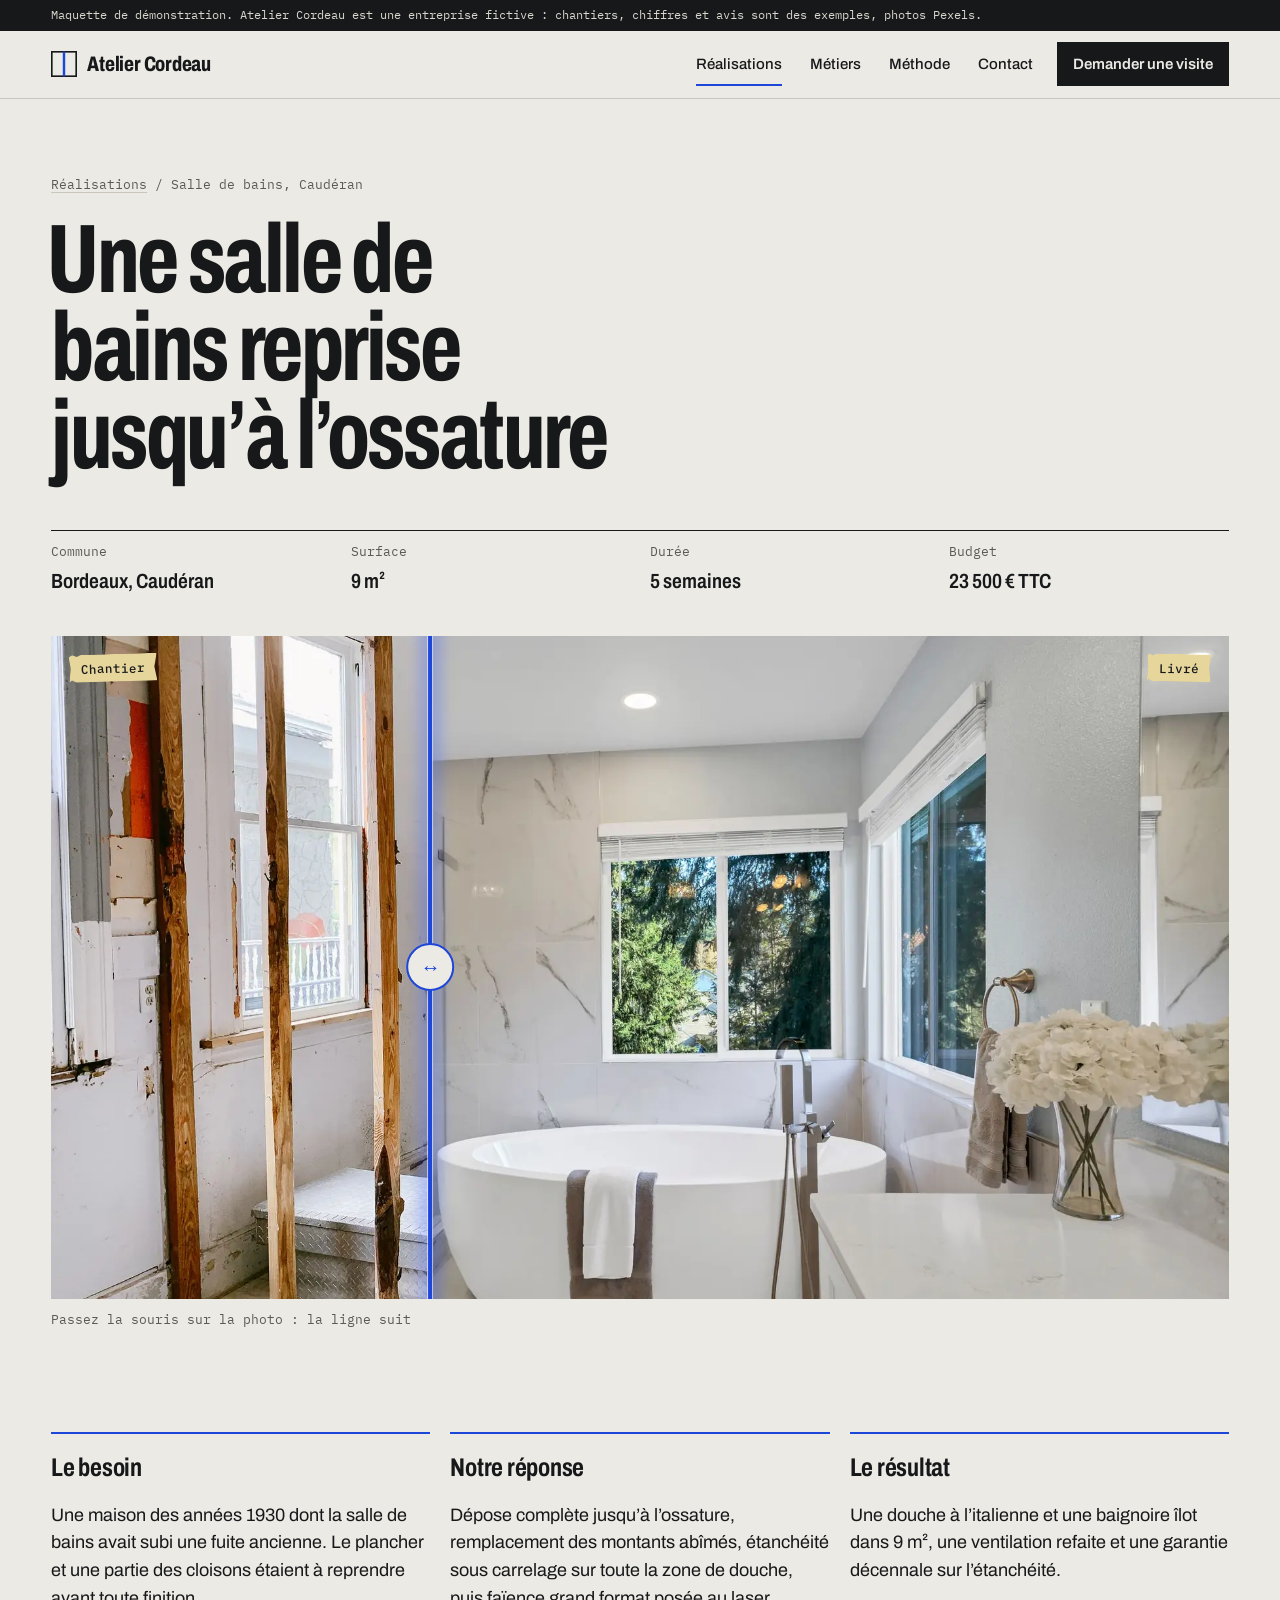
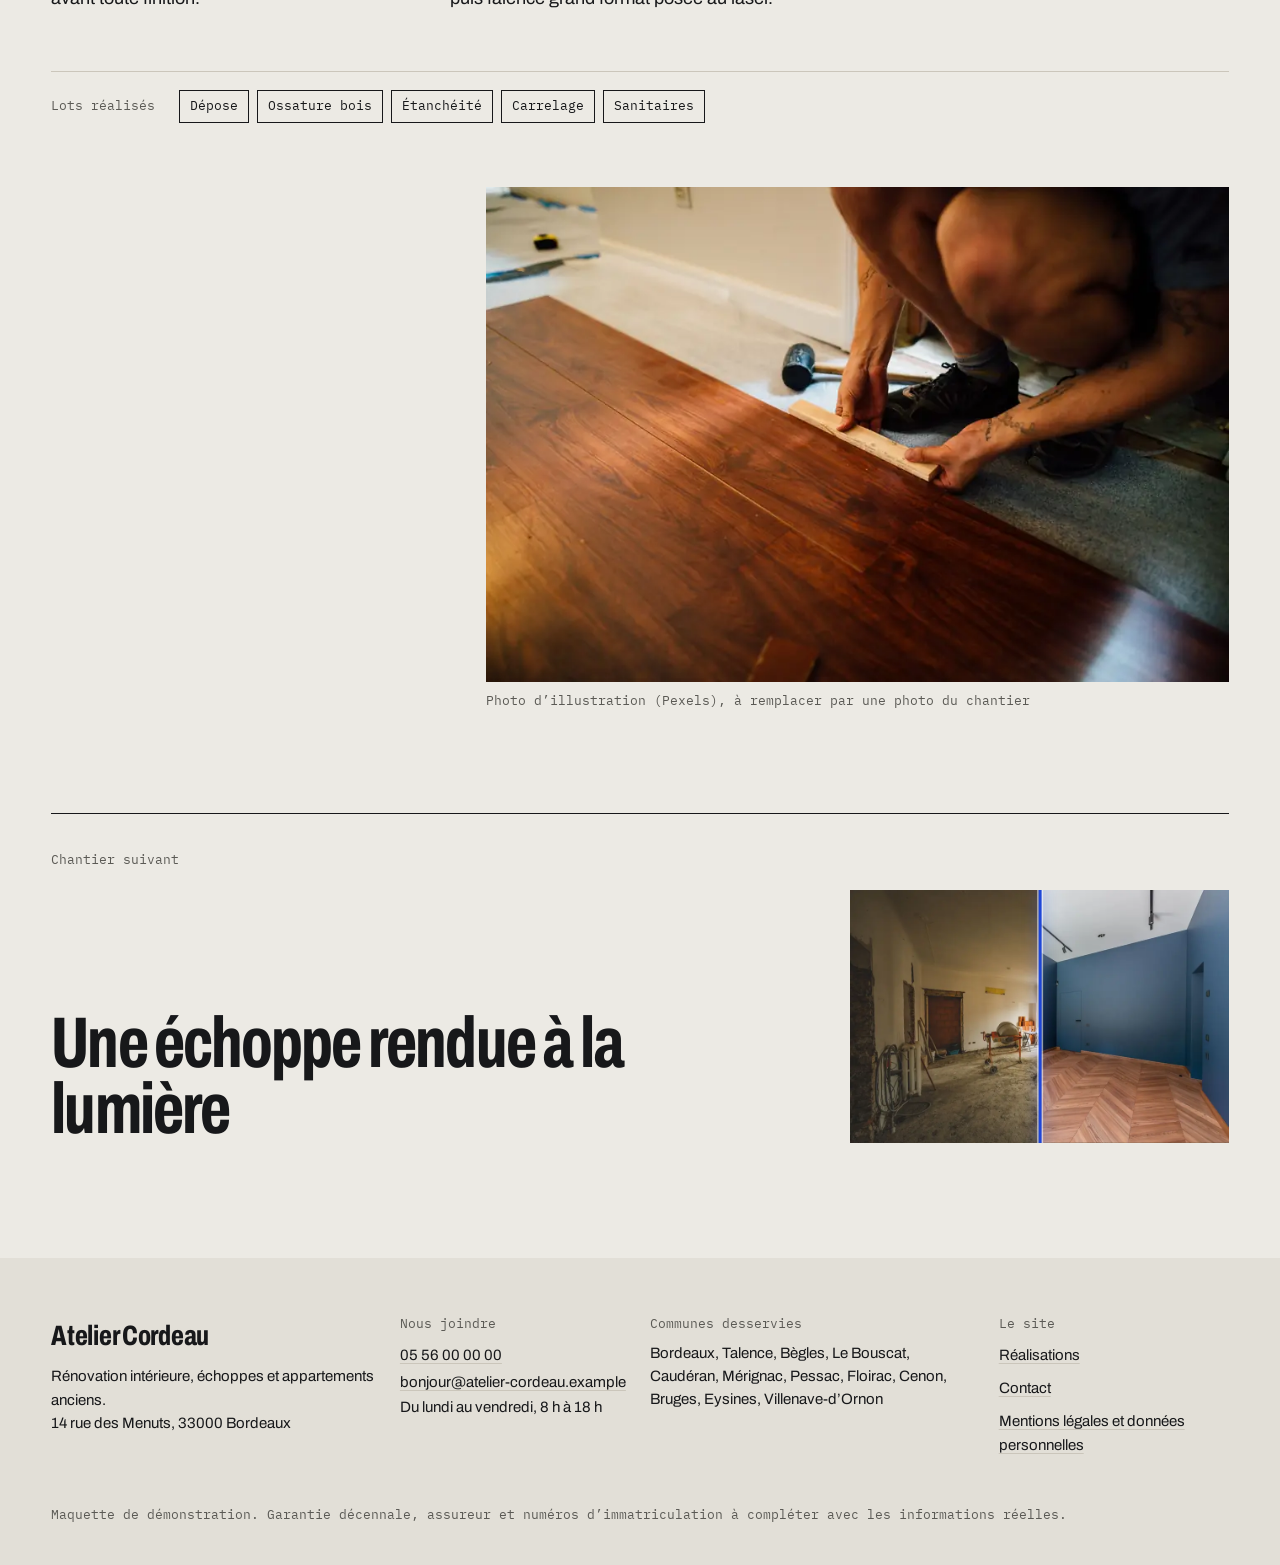
<file: salle-de-bains-cauderan.html>
<!doctype html>
<html lang="fr">
<head>
<meta charset="utf-8">
<meta name="viewport" content="width=device-width, initial-scale=1">
<title>Une salle de bains reprise jusqu’à l’ossature · Atelier Cordeau</title>
<meta name="description" content="Salle de bains, Caudéran : 9 m² rénovés en 5 semaines. Une maison des années 1930 dont la salle de bains avait subi une fuite ancienne. Le plancher et une partie des…">
<link rel="canonical" href="https://www.atelier-cordeau.example/salle-de-bains-cauderan.html">
<meta property="og:type" content="website">
<meta property="og:locale" content="fr_FR">
<meta property="og:site_name" content="Atelier Cordeau">
<meta property="og:title" content="Une salle de bains reprise jusqu’à l’ossature · Atelier Cordeau">
<meta property="og:description" content="Salle de bains, Caudéran : 9 m² rénovés en 5 semaines. Une maison des années 1930 dont la salle de bains avait subi une fuite ancienne. Le plancher et une partie des…">
<meta property="og:image" content="https://www.atelier-cordeau.example/assets/img/sdb-livree-1800.webp">
<meta name="twitter:card" content="summary_large_image">
<meta name="theme-color" content="#ECEAE4">
<link rel="icon" href="assets/favicon.svg" type="image/svg+xml">
<link rel="preload" href="assets/fonts/archivo-latin-wdth-normal.woff2" as="font" type="font/woff2" crossorigin>
<link rel="stylesheet" href="assets/style.css">
<script>(function(h){h.classList.add('js');var r=matchMedia('(prefers-reduced-motion: reduce)').matches;if(!r){h.classList.add('intro-pending');setTimeout(function(){h.classList.remove('intro-pending')},2500);try{if(sessionStorage.getItem('cordeau-nav')){h.classList.add('is-arriving');sessionStorage.removeItem('cordeau-nav')}}catch(e){}}})(document.documentElement);</script>
<script type="application/ld+json">{"@context": "https://schema.org", "@type": "CreativeWork", "name": "Une salle de bains reprise jusqu’à l’ossature", "about": "Bordeaux, Caudéran", "creator": {"@type": "HomeAndConstructionBusiness", "name": "Atelier Cordeau"}}</script>
</head>
<body class="page-case">
<a class="skip" href="#contenu">Aller au contenu</a>
<aside class="demo-bar" aria-label="Avertissement maquette"><p>Maquette de démonstration. Atelier Cordeau est une entreprise fictive : chantiers, chiffres et avis sont des exemples, photos Pexels.</p></aside>
<header class="site-header" data-header>
  <a class="brand" href="index.html" aria-label="Atelier Cordeau, accueil">
    <svg class="brand-mark" viewBox="0 0 32 32" aria-hidden="true"><rect x="1" y="1" width="30" height="30" fill="none" stroke="currentColor" stroke-width="2"/><path d="M16 1v30" stroke="var(--cordeau)" stroke-width="3"/></svg>
    <span class="brand-name">Atelier Cordeau</span>
  </a>
  <nav class="site-nav" aria-label="Navigation principale">
    <button class="nav-toggle" type="button" aria-expanded="false" aria-controls="menu" data-nav-toggle><span class="nav-toggle-label">Menu</span><span class="nav-toggle-bars" aria-hidden="true"></span></button>
    <ul id="menu" class="nav-list" data-nav-list><li><a class="link-trait" href="index.html#realisations" aria-current="page">Réalisations</a></li><li><a class="link-trait" href="index.html#metiers">Métiers</a></li><li><a class="link-trait" href="index.html#methode">Méthode</a></li><li><a class="link-trait" href="contact.html">Contact</a></li></ul>
  </nav>
  <a class="btn btn-small header-cta" href="contact.html"><span>Demander une visite</span></a>
</header>
<main id="contenu" tabindex="-1">

<article class="case">
  <header class="case-head">
    <p class="crumbs mono"><a class="link-utility" href="index.html#realisations">Réalisations</a> <span aria-hidden="true">/</span> Salle de bains, Caudéran</p>
    <h1 class="display-xl case-title">Une salle de bains reprise jusqu’à l’ossature</h1>
    <dl class="fiche">
      <div><dt class="mono">Commune</dt><dd>Bordeaux, Caudéran</dd></div>
      <div><dt class="mono">Surface</dt><dd>9 m²</dd></div>
      <div><dt class="mono">Durée</dt><dd>5 semaines</dd></div>
      <div><dt class="mono">Budget</dt><dd>23 500 € TTC</dd></div>
    </dl>
  </header>
  <div class="case-stage">
    <div class="cordeau cordeau-case" data-cordeau data-start="0.5">
  <figure class="cordeau-layer cordeau-before"><img src="assets/img/sdb-chantier-1800.webp" srcset="assets/img/sdb-chantier-900.webp 900w, assets/img/sdb-chantier-1800.webp 1800w" sizes="100vw" width="1800" height="1200" alt="Cloisons déposées jusqu’à l’ossature en bois, porte d’origine, sol à nu" decoding="async" fetchpriority="high" style="object-position:50% 50%"><span class="tape tape-before" aria-hidden="true">Chantier</span></figure>
  <figure class="cordeau-layer cordeau-after" data-cordeau-after><img src="assets/img/sdb-livree-1800.webp" srcset="assets/img/sdb-livree-900.webp 900w, assets/img/sdb-livree-1800.webp 1800w" sizes="100vw" width="1800" height="1200" alt="Salle de bains claire : douche vitrée, baignoire îlot, marbre clair et fenêtre sur la verdure" decoding="async" fetchpriority="high" style="object-position:50% 50%"><span class="tape tape-after" aria-hidden="true">Livré</span></figure>
  <svg class="cordeau-svg" aria-hidden="true" data-cordeau-svg><path class="cordeau-dust" d="" /><path class="cordeau-halo" d="" /><path class="cordeau-path" d="" /><path class="cordeau-ticks" d="" /><path class="cordeau-ticks2" d="" /></svg>
  <span class="cordeau-handle" aria-hidden="true" data-cordeau-handle></span>
  <input class="cordeau-range" type="range" min="0" max="100" value="50" aria-label="Position de la ligne entre chantier et pièce livrée" data-cordeau-range>
</div>
    <p class="case-hint mono" aria-hidden="true"><span class="hint-pointer">Passez la souris sur la photo : la ligne suit</span><span class="hint-touch">Glissez le doigt sur la photo</span></p>
  </div>
  <div class="case-body">
    <section class="case-block" aria-labelledby="b1"><h2 id="b1" class="case-h">Le besoin</h2><p>Une maison des années 1930 dont la salle de bains avait subi une fuite ancienne. Le plancher et une partie des cloisons étaient à reprendre avant toute finition.</p></section>
    <section class="case-block" aria-labelledby="b2"><h2 id="b2" class="case-h">Notre réponse</h2><p>Dépose complète jusqu’à l’ossature, remplacement des montants abîmés, étanchéité sous carrelage sur toute la zone de douche, puis faïence grand format posée au laser.</p></section>
    <section class="case-block" aria-labelledby="b3"><h2 id="b3" class="case-h">Le résultat</h2><p>Une douche à l’italienne et une baignoire îlot dans 9 m², une ventilation refaite et une garantie décennale sur l’étanchéité.</p></section>
    <aside class="case-lots" aria-label="Lots réalisés"><p class="label">Lots réalisés</p><ul class="mono"><li>Dépose</li><li>Ossature bois</li><li>Étanchéité</li><li>Carrelage</li><li>Sanitaires</li></ul></aside>
  </div>
  <figure class="case-detail">
    <img src="assets/img/pose-parquet-1800.webp" srcset="assets/img/pose-parquet-900.webp 900w, assets/img/pose-parquet-1800.webp 1800w" sizes="(min-width: 900px) 58vw, 100vw" width="1800" height="1200" alt="Mains d’un artisan qui ajustent une lame de parquet au maillet" decoding="async" loading="lazy">
    <figcaption class="mono">Photo d’illustration (Pexels), à remplacer par une photo du chantier</figcaption>
  </figure>
  <nav class="next" aria-label="Chantier suivant">
    <a class="next-link" href="echoppe-saint-genes.html">
      <span class="label">Chantier suivant</span>
      <span class="next-title">Une échoppe rendue à la lumière</span>
      <span class="next-thumb" aria-hidden="true">
        <span class="work-thumb-before"><img src="assets/img/echoppe-chantier-1800.webp" srcset="assets/img/echoppe-chantier-900.webp 900w, assets/img/echoppe-chantier-1800.webp 1800w" sizes="40vw" width="1800" height="1200" alt="" decoding="async" loading="lazy"></span>
        <span class="work-thumb-after"><img src="assets/img/echoppe-livree-1800.webp" srcset="assets/img/echoppe-livree-900.webp 900w, assets/img/echoppe-livree-1800.webp 1800w" sizes="40vw" width="1800" height="1200" alt="" decoding="async" loading="lazy"></span>
        <span class="work-thumb-line"></span>
      </span>
    </a>
  </nav>
</article>

</main>
<footer class="site-footer">
  <div class="footer-grid">
    <div class="footer-brand">
      <p class="footer-name">Atelier Cordeau</p>
      <p>Rénovation intérieure, échoppes et appartements anciens.<br>14 rue des Menuts, 33000 Bordeaux</p>
    </div>
    <div>
      <p class="label">Nous joindre</p>
      <p><a class="link-utility" href="tel:+33556000000">05 56 00 00 00</a><br><a class="link-utility" href="mailto:bonjour@atelier-cordeau.example">bonjour@atelier-cordeau.example</a><br>Du lundi au vendredi, 8 h à 18 h</p>
    </div>
    <div>
      <p class="label">Communes desservies</p>
      <p>Bordeaux, Talence, Bègles, Le Bouscat, Caudéran, Mérignac, Pessac, Floirac, Cenon, Bruges, Eysines, Villenave-d’Ornon</p>
    </div>
    <div>
      <p class="label">Le site</p>
      <ul class="footer-links">
        <li><a class="link-utility" href="index.html#realisations">Réalisations</a></li>
        <li><a class="link-utility" href="contact.html">Contact</a></li>
        <li><a class="link-utility" href="mentions-legales.html">Mentions légales et données personnelles</a></li>
      </ul>
    </div>
  </div>
  <p class="footer-note">Maquette de démonstration. Garantie décennale, assureur et numéros d’immatriculation à compléter avec les informations réelles.</p>
</footer>
<div class="curtain" aria-hidden="true"><span class="curtain-line"></span></div>
<nav class="mobile-bar" aria-label="Contact rapide"><a href="tel:+33556000000">Appeler</a><a href="contact.html">Demander une visite</a></nav>
<script src="assets/vendor/gsap.min.js" defer></script>
<script src="assets/vendor/ScrollTrigger.min.js" defer></script>
<script src="assets/vendor/lenis.min.js" defer></script>
<script src="assets/site.js" defer></script>
</body>
</html>
</file>
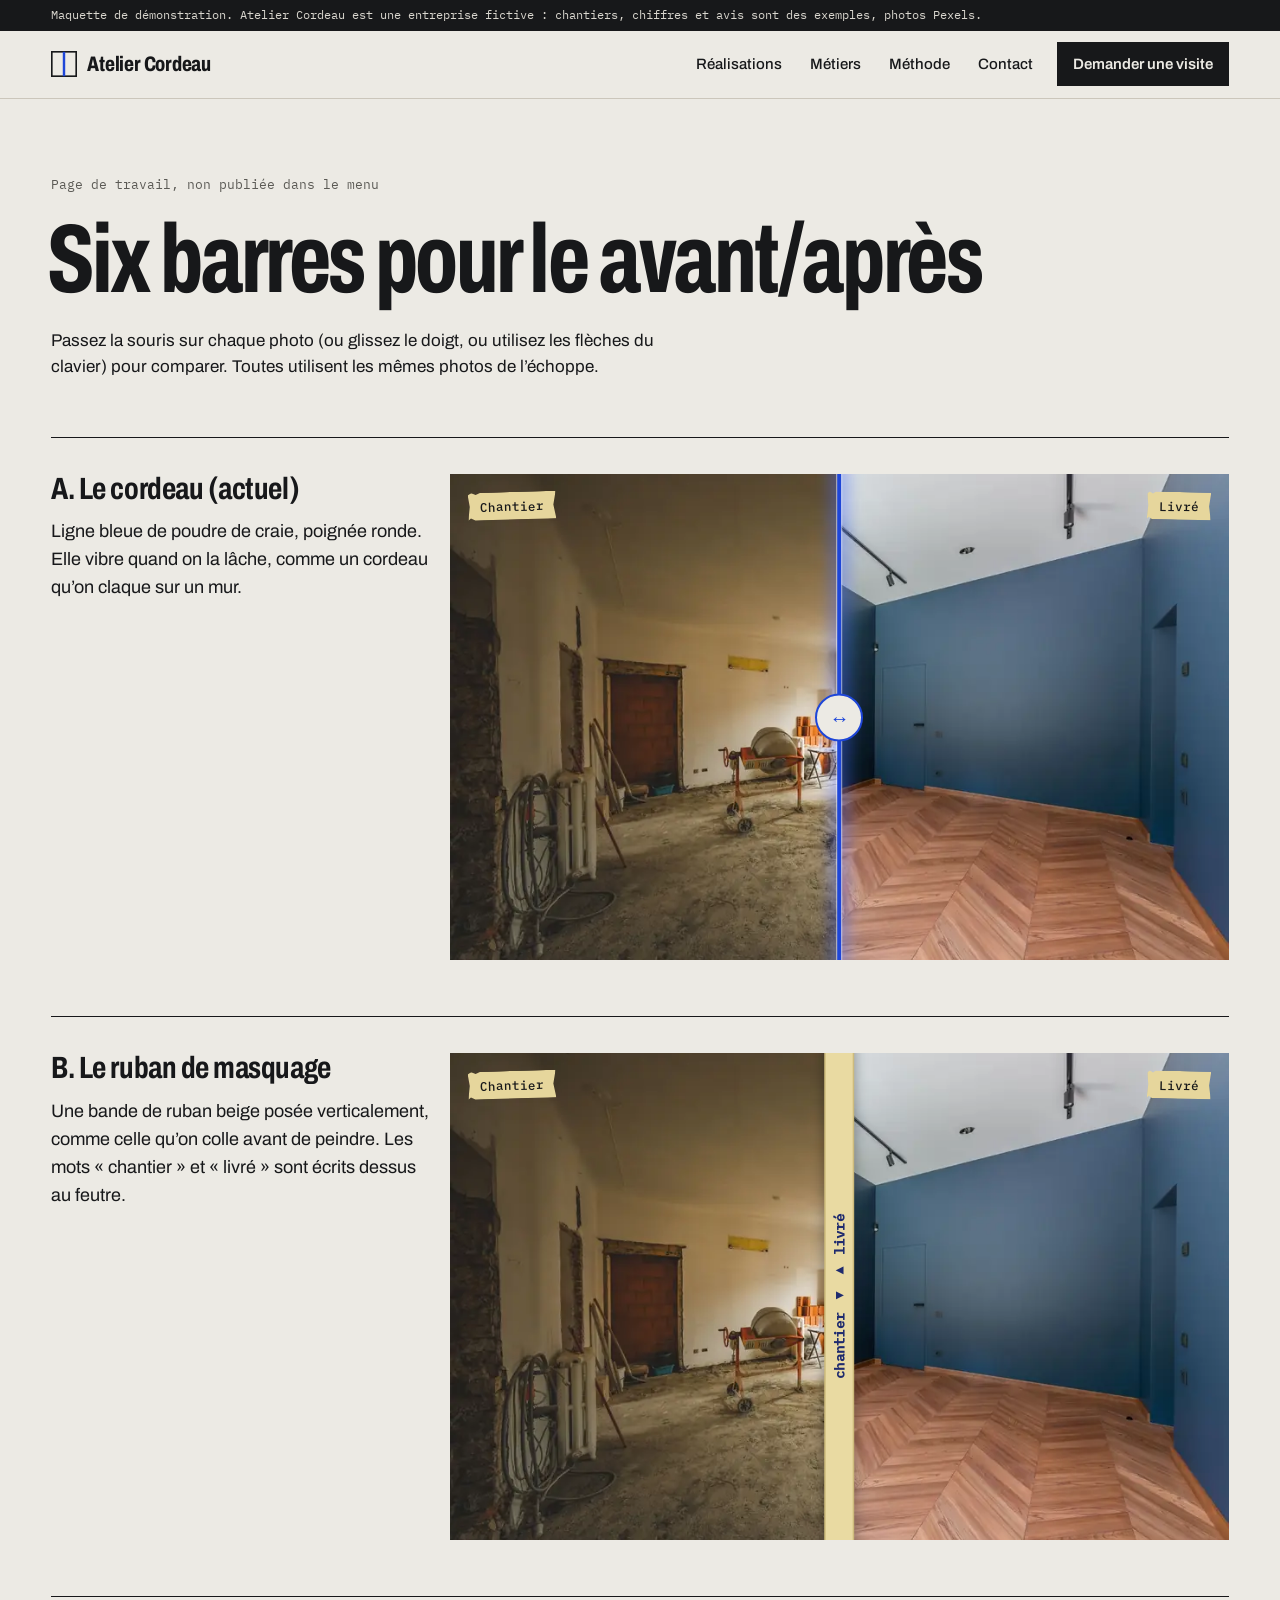
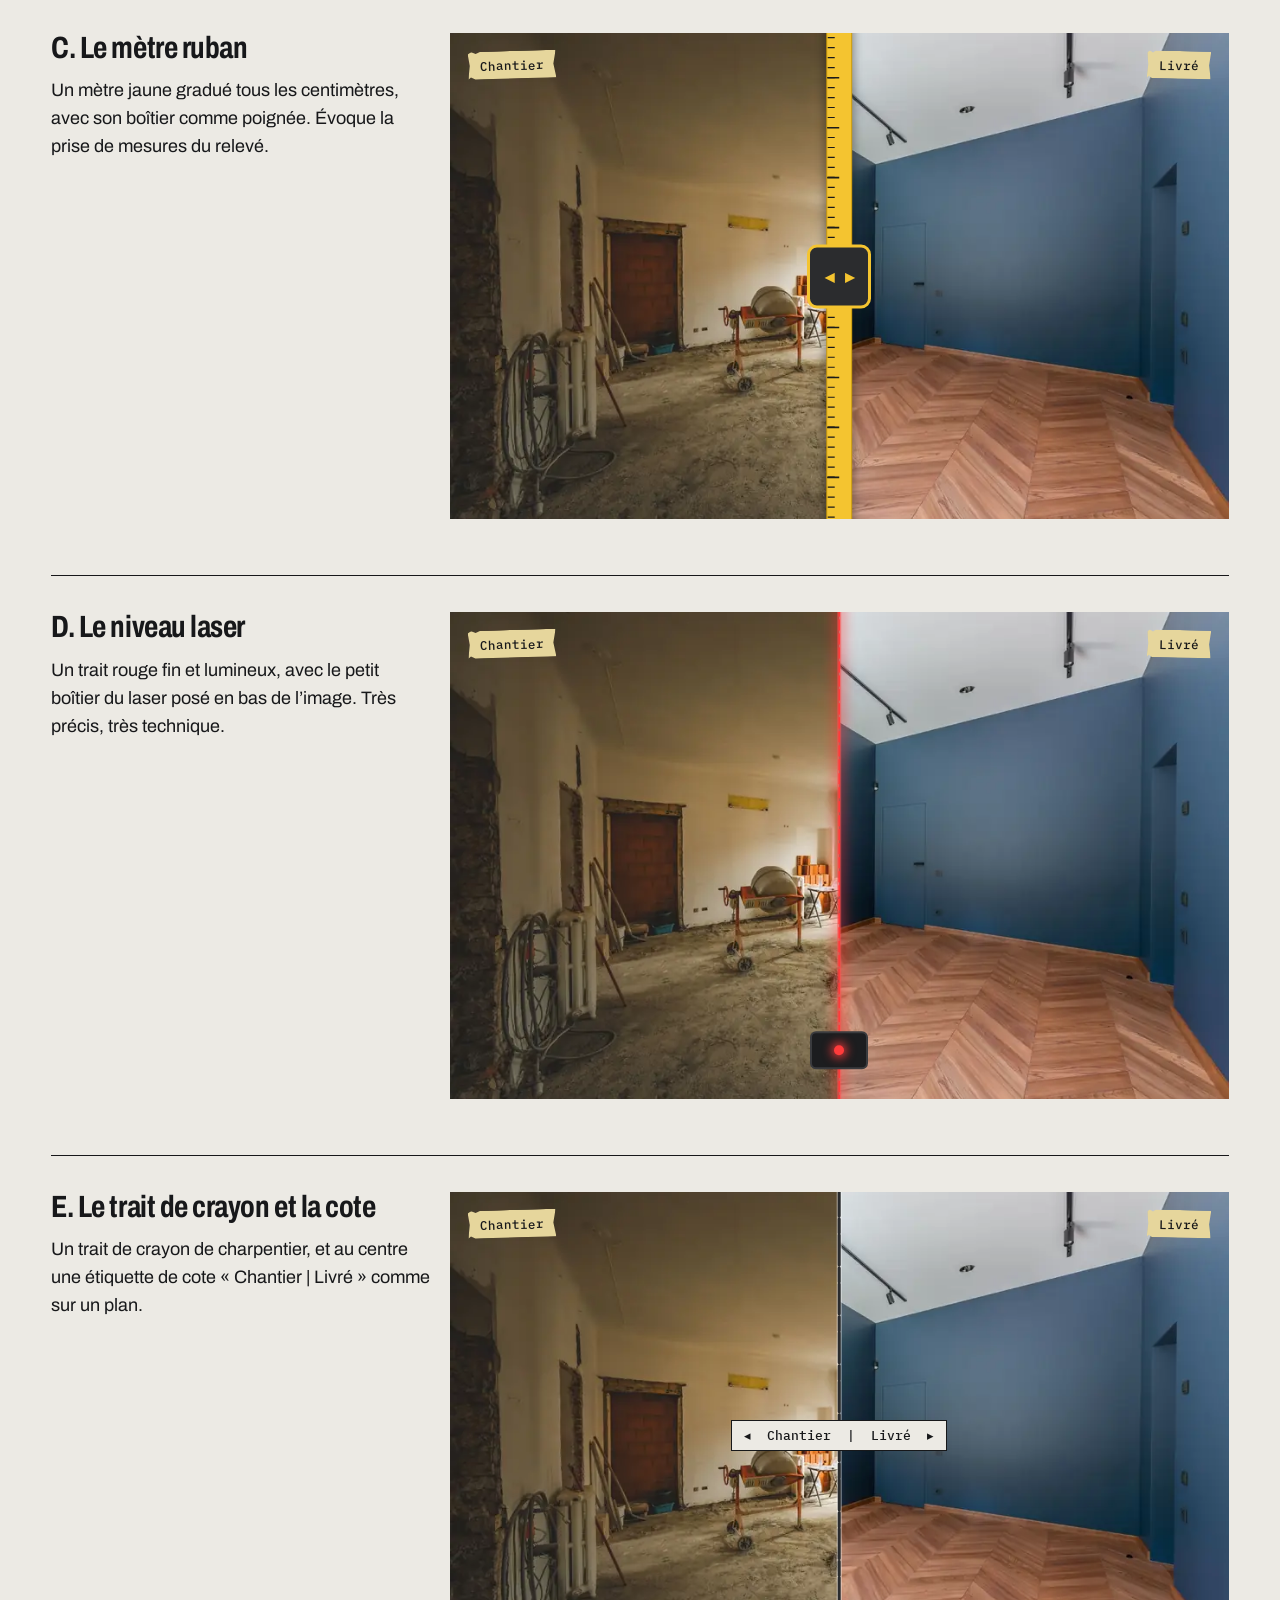
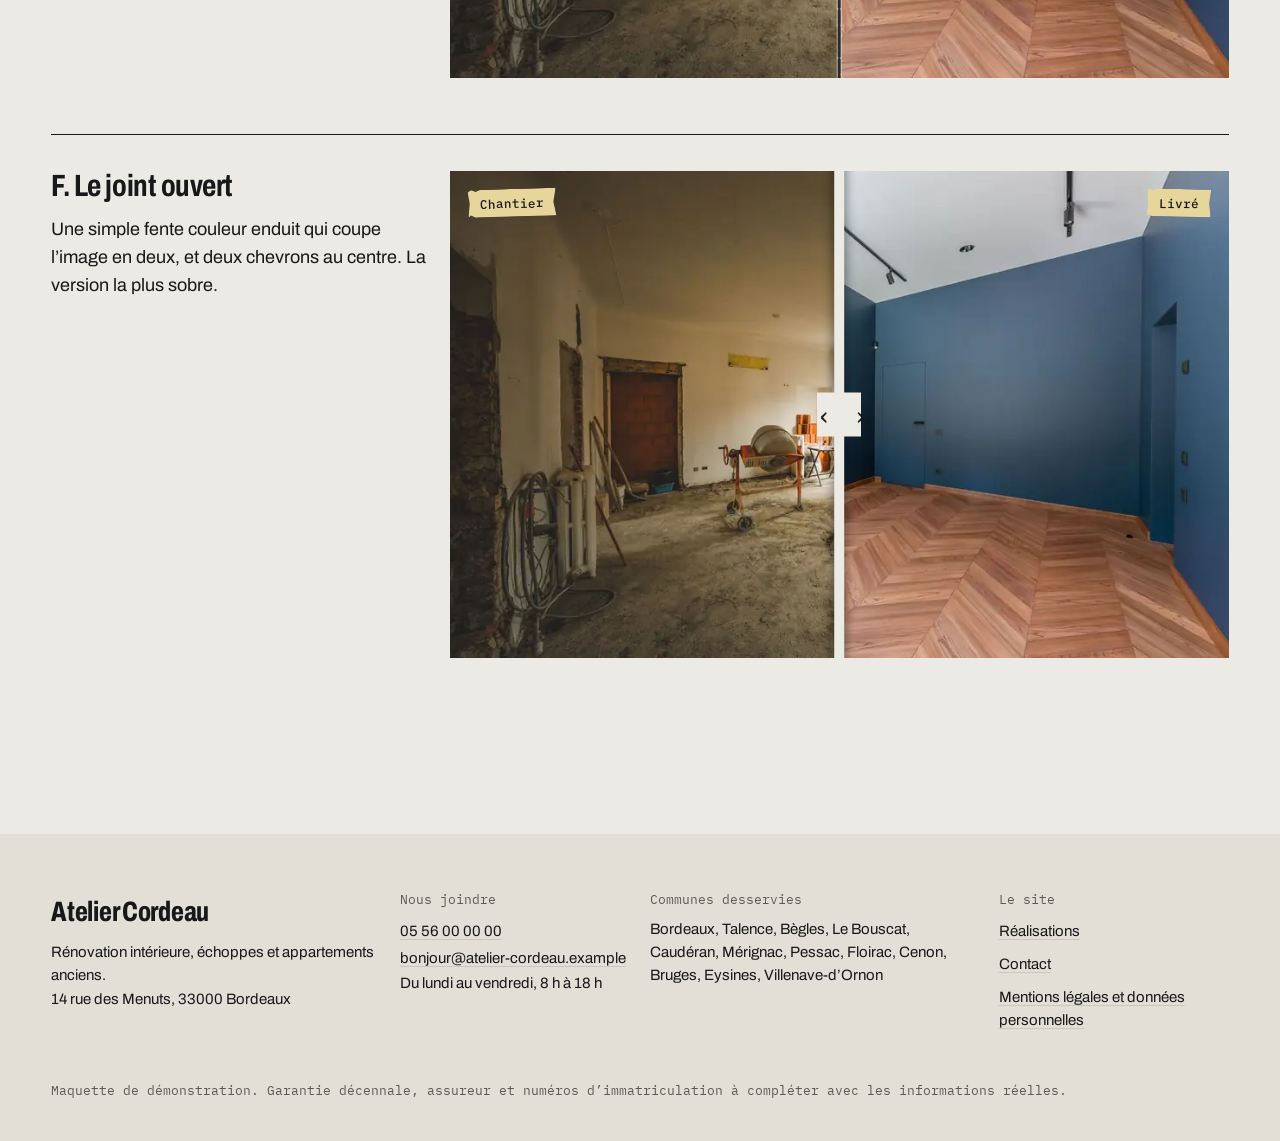
<file: variantes-barre.html>
<!doctype html>
<html lang="fr">
<head>
<meta charset="utf-8">
<meta name="viewport" content="width=device-width, initial-scale=1">
<title>Variantes de la barre avant/après · Atelier Cordeau</title>
<meta name="robots" content="noindex">
<meta name="description" content="Page de travail : six designs pour la barre de comparaison chantier / livré.">
<link rel="canonical" href="https://www.atelier-cordeau.example/variantes-barre.html">
<meta property="og:type" content="website">
<meta property="og:locale" content="fr_FR">
<meta property="og:site_name" content="Atelier Cordeau">
<meta property="og:title" content="Variantes de la barre avant/après · Atelier Cordeau">
<meta property="og:description" content="Page de travail : six designs pour la barre de comparaison chantier / livré.">
<meta property="og:image" content="https://www.atelier-cordeau.example/assets/img/echoppe-livree-1800.webp">
<meta name="twitter:card" content="summary_large_image">
<meta name="theme-color" content="#ECEAE4">
<link rel="icon" href="assets/favicon.svg" type="image/svg+xml">
<link rel="preload" href="assets/fonts/archivo-latin-wdth-normal.woff2" as="font" type="font/woff2" crossorigin>
<link rel="stylesheet" href="assets/style.css">
<script>(function(h){h.classList.add('js');var r=matchMedia('(prefers-reduced-motion: reduce)').matches;if(!r){h.classList.add('intro-pending');setTimeout(function(){h.classList.remove('intro-pending')},2500);try{if(sessionStorage.getItem('cordeau-nav')){h.classList.add('is-arriving');sessionStorage.removeItem('cordeau-nav')}}catch(e){}}})(document.documentElement);</script>

</head>
<body class="page-var">
<a class="skip" href="#contenu">Aller au contenu</a>
<aside class="demo-bar" aria-label="Avertissement maquette"><p>Maquette de démonstration. Atelier Cordeau est une entreprise fictive : chantiers, chiffres et avis sont des exemples, photos Pexels.</p></aside>
<header class="site-header" data-header>
  <a class="brand" href="index.html" aria-label="Atelier Cordeau, accueil">
    <svg class="brand-mark" viewBox="0 0 32 32" aria-hidden="true"><rect x="1" y="1" width="30" height="30" fill="none" stroke="currentColor" stroke-width="2"/><path d="M16 1v30" stroke="var(--cordeau)" stroke-width="3"/></svg>
    <span class="brand-name">Atelier Cordeau</span>
  </a>
  <nav class="site-nav" aria-label="Navigation principale">
    <button class="nav-toggle" type="button" aria-expanded="false" aria-controls="menu" data-nav-toggle><span class="nav-toggle-label">Menu</span><span class="nav-toggle-bars" aria-hidden="true"></span></button>
    <ul id="menu" class="nav-list" data-nav-list><li><a class="link-trait" href="index.html#realisations">Réalisations</a></li><li><a class="link-trait" href="index.html#metiers">Métiers</a></li><li><a class="link-trait" href="index.html#methode">Méthode</a></li><li><a class="link-trait" href="contact.html">Contact</a></li></ul>
  </nav>
  <a class="btn btn-small header-cta" href="contact.html"><span>Demander une visite</span></a>
</header>
<main id="contenu" tabindex="-1">

<section class="var-page" aria-labelledby="var-h1">
  <p class="crumbs mono">Page de travail, non publiée dans le menu</p>
  <h1 id="var-h1" class="display-xl">Six barres pour le avant/après</h1>
  <p class="var-lead">Passez la souris sur chaque photo (ou glissez le doigt, ou utilisez les flèches du clavier) pour comparer. Toutes utilisent les mêmes photos de l’échoppe.</p>
  <section class="var-card" aria-labelledby="v-cordeau">
  <div class="var-text"><h2 id="v-cordeau" class="var-title">A. Le cordeau (actuel)</h2><p>Ligne bleue de poudre de craie, poignée ronde. Elle vibre quand on la lâche, comme un cordeau qu’on claque sur un mur.</p></div>
  <div class="cordeau cordeau-var" data-cordeau data-start="0.5" data-variant="cordeau">
  <figure class="cordeau-layer cordeau-before"><img src="assets/img/echoppe-chantier-1800.webp" srcset="assets/img/echoppe-chantier-900.webp 900w, assets/img/echoppe-chantier-1800.webp 1800w" sizes="(min-width: 900px) 66vw, 100vw" width="1800" height="1200" alt="La pièce de vie pendant le curage : sol à nu, bétonnière, radiateurs déposés, porte-fenêtre d’origine" decoding="async" loading="lazy" style="object-position:50% 50%"><span class="tape tape-before" aria-hidden="true">Chantier</span></figure>
  <figure class="cordeau-layer cordeau-after" data-cordeau-after><img src="assets/img/echoppe-livree-1800.webp" srcset="assets/img/echoppe-livree-900.webp 900w, assets/img/echoppe-livree-1800.webp 1800w" sizes="(min-width: 900px) 66vw, 100vw" width="1800" height="1200" alt="La même pièce livrée : murs bleu profond, parquet en chevrons clair, grande baie sur le jardin" decoding="async" loading="lazy" style="object-position:45% 50%"><span class="tape tape-after" aria-hidden="true">Livré</span></figure>
  <svg class="cordeau-svg" aria-hidden="true" data-cordeau-svg><path class="cordeau-dust" d="" /><path class="cordeau-halo" d="" /><path class="cordeau-path" d="" /><path class="cordeau-ticks" d="" /><path class="cordeau-ticks2" d="" /></svg>
  <span class="cordeau-handle" aria-hidden="true" data-cordeau-handle></span>
  <input class="cordeau-range" type="range" min="0" max="100" value="50" aria-label="A. Le cordeau (actuel) : position de la barre" data-cordeau-range>
</div>
</section><section class="var-card" aria-labelledby="v-ruban">
  <div class="var-text"><h2 id="v-ruban" class="var-title">B. Le ruban de masquage</h2><p>Une bande de ruban beige posée verticalement, comme celle qu’on colle avant de peindre. Les mots « chantier » et « livré » sont écrits dessus au feutre.</p></div>
  <div class="cordeau cordeau-var" data-cordeau data-start="0.5" data-variant="ruban" data-rigid>
  <figure class="cordeau-layer cordeau-before"><img src="assets/img/echoppe-chantier-1800.webp" srcset="assets/img/echoppe-chantier-900.webp 900w, assets/img/echoppe-chantier-1800.webp 1800w" sizes="(min-width: 900px) 66vw, 100vw" width="1800" height="1200" alt="La pièce de vie pendant le curage : sol à nu, bétonnière, radiateurs déposés, porte-fenêtre d’origine" decoding="async" loading="lazy" style="object-position:50% 50%"><span class="tape tape-before" aria-hidden="true">Chantier</span></figure>
  <figure class="cordeau-layer cordeau-after" data-cordeau-after><img src="assets/img/echoppe-livree-1800.webp" srcset="assets/img/echoppe-livree-900.webp 900w, assets/img/echoppe-livree-1800.webp 1800w" sizes="(min-width: 900px) 66vw, 100vw" width="1800" height="1200" alt="La même pièce livrée : murs bleu profond, parquet en chevrons clair, grande baie sur le jardin" decoding="async" loading="lazy" style="object-position:45% 50%"><span class="tape tape-after" aria-hidden="true">Livré</span></figure>
  <svg class="cordeau-svg" aria-hidden="true" data-cordeau-svg><path class="cordeau-dust" d="" /><path class="cordeau-halo" d="" /><path class="cordeau-path" d="" /><path class="cordeau-ticks" d="" /><path class="cordeau-ticks2" d="" /></svg>
  <span class="cordeau-handle" aria-hidden="true" data-cordeau-handle></span>
  <input class="cordeau-range" type="range" min="0" max="100" value="50" aria-label="B. Le ruban de masquage : position de la barre" data-cordeau-range>
</div>
</section><section class="var-card" aria-labelledby="v-metre">
  <div class="var-text"><h2 id="v-metre" class="var-title">C. Le mètre ruban</h2><p>Un mètre jaune gradué tous les centimètres, avec son boîtier comme poignée. Évoque la prise de mesures du relevé.</p></div>
  <div class="cordeau cordeau-var" data-cordeau data-start="0.5" data-variant="metre" data-rigid>
  <figure class="cordeau-layer cordeau-before"><img src="assets/img/echoppe-chantier-1800.webp" srcset="assets/img/echoppe-chantier-900.webp 900w, assets/img/echoppe-chantier-1800.webp 1800w" sizes="(min-width: 900px) 66vw, 100vw" width="1800" height="1200" alt="La pièce de vie pendant le curage : sol à nu, bétonnière, radiateurs déposés, porte-fenêtre d’origine" decoding="async" loading="lazy" style="object-position:50% 50%"><span class="tape tape-before" aria-hidden="true">Chantier</span></figure>
  <figure class="cordeau-layer cordeau-after" data-cordeau-after><img src="assets/img/echoppe-livree-1800.webp" srcset="assets/img/echoppe-livree-900.webp 900w, assets/img/echoppe-livree-1800.webp 1800w" sizes="(min-width: 900px) 66vw, 100vw" width="1800" height="1200" alt="La même pièce livrée : murs bleu profond, parquet en chevrons clair, grande baie sur le jardin" decoding="async" loading="lazy" style="object-position:45% 50%"><span class="tape tape-after" aria-hidden="true">Livré</span></figure>
  <svg class="cordeau-svg" aria-hidden="true" data-cordeau-svg><path class="cordeau-dust" d="" /><path class="cordeau-halo" d="" /><path class="cordeau-path" d="" /><path class="cordeau-ticks" d="" /><path class="cordeau-ticks2" d="" /></svg>
  <span class="cordeau-handle" aria-hidden="true" data-cordeau-handle></span>
  <input class="cordeau-range" type="range" min="0" max="100" value="50" aria-label="C. Le mètre ruban : position de la barre" data-cordeau-range>
</div>
</section><section class="var-card" aria-labelledby="v-laser">
  <div class="var-text"><h2 id="v-laser" class="var-title">D. Le niveau laser</h2><p>Un trait rouge fin et lumineux, avec le petit boîtier du laser posé en bas de l’image. Très précis, très technique.</p></div>
  <div class="cordeau cordeau-var" data-cordeau data-start="0.5" data-variant="laser" data-rigid>
  <figure class="cordeau-layer cordeau-before"><img src="assets/img/echoppe-chantier-1800.webp" srcset="assets/img/echoppe-chantier-900.webp 900w, assets/img/echoppe-chantier-1800.webp 1800w" sizes="(min-width: 900px) 66vw, 100vw" width="1800" height="1200" alt="La pièce de vie pendant le curage : sol à nu, bétonnière, radiateurs déposés, porte-fenêtre d’origine" decoding="async" loading="lazy" style="object-position:50% 50%"><span class="tape tape-before" aria-hidden="true">Chantier</span></figure>
  <figure class="cordeau-layer cordeau-after" data-cordeau-after><img src="assets/img/echoppe-livree-1800.webp" srcset="assets/img/echoppe-livree-900.webp 900w, assets/img/echoppe-livree-1800.webp 1800w" sizes="(min-width: 900px) 66vw, 100vw" width="1800" height="1200" alt="La même pièce livrée : murs bleu profond, parquet en chevrons clair, grande baie sur le jardin" decoding="async" loading="lazy" style="object-position:45% 50%"><span class="tape tape-after" aria-hidden="true">Livré</span></figure>
  <svg class="cordeau-svg" aria-hidden="true" data-cordeau-svg><path class="cordeau-dust" d="" /><path class="cordeau-halo" d="" /><path class="cordeau-path" d="" /><path class="cordeau-ticks" d="" /><path class="cordeau-ticks2" d="" /></svg>
  <span class="cordeau-handle" aria-hidden="true" data-cordeau-handle></span>
  <input class="cordeau-range" type="range" min="0" max="100" value="50" aria-label="D. Le niveau laser : position de la barre" data-cordeau-range>
</div>
</section><section class="var-card" aria-labelledby="v-crayon">
  <div class="var-text"><h2 id="v-crayon" class="var-title">E. Le trait de crayon et la cote</h2><p>Un trait de crayon de charpentier, et au centre une étiquette de cote « Chantier | Livré » comme sur un plan.</p></div>
  <div class="cordeau cordeau-var" data-cordeau data-start="0.5" data-variant="crayon">
  <figure class="cordeau-layer cordeau-before"><img src="assets/img/echoppe-chantier-1800.webp" srcset="assets/img/echoppe-chantier-900.webp 900w, assets/img/echoppe-chantier-1800.webp 1800w" sizes="(min-width: 900px) 66vw, 100vw" width="1800" height="1200" alt="La pièce de vie pendant le curage : sol à nu, bétonnière, radiateurs déposés, porte-fenêtre d’origine" decoding="async" loading="lazy" style="object-position:50% 50%"><span class="tape tape-before" aria-hidden="true">Chantier</span></figure>
  <figure class="cordeau-layer cordeau-after" data-cordeau-after><img src="assets/img/echoppe-livree-1800.webp" srcset="assets/img/echoppe-livree-900.webp 900w, assets/img/echoppe-livree-1800.webp 1800w" sizes="(min-width: 900px) 66vw, 100vw" width="1800" height="1200" alt="La même pièce livrée : murs bleu profond, parquet en chevrons clair, grande baie sur le jardin" decoding="async" loading="lazy" style="object-position:45% 50%"><span class="tape tape-after" aria-hidden="true">Livré</span></figure>
  <svg class="cordeau-svg" aria-hidden="true" data-cordeau-svg><path class="cordeau-dust" d="" /><path class="cordeau-halo" d="" /><path class="cordeau-path" d="" /><path class="cordeau-ticks" d="" /><path class="cordeau-ticks2" d="" /></svg>
  <span class="cordeau-handle" aria-hidden="true" data-cordeau-handle></span>
  <input class="cordeau-range" type="range" min="0" max="100" value="50" aria-label="E. Le trait de crayon et la cote : position de la barre" data-cordeau-range>
</div>
</section><section class="var-card" aria-labelledby="v-joint">
  <div class="var-text"><h2 id="v-joint" class="var-title">F. Le joint ouvert</h2><p>Une simple fente couleur enduit qui coupe l’image en deux, et deux chevrons au centre. La version la plus sobre.</p></div>
  <div class="cordeau cordeau-var" data-cordeau data-start="0.5" data-variant="joint" data-rigid>
  <figure class="cordeau-layer cordeau-before"><img src="assets/img/echoppe-chantier-1800.webp" srcset="assets/img/echoppe-chantier-900.webp 900w, assets/img/echoppe-chantier-1800.webp 1800w" sizes="(min-width: 900px) 66vw, 100vw" width="1800" height="1200" alt="La pièce de vie pendant le curage : sol à nu, bétonnière, radiateurs déposés, porte-fenêtre d’origine" decoding="async" loading="lazy" style="object-position:50% 50%"><span class="tape tape-before" aria-hidden="true">Chantier</span></figure>
  <figure class="cordeau-layer cordeau-after" data-cordeau-after><img src="assets/img/echoppe-livree-1800.webp" srcset="assets/img/echoppe-livree-900.webp 900w, assets/img/echoppe-livree-1800.webp 1800w" sizes="(min-width: 900px) 66vw, 100vw" width="1800" height="1200" alt="La même pièce livrée : murs bleu profond, parquet en chevrons clair, grande baie sur le jardin" decoding="async" loading="lazy" style="object-position:45% 50%"><span class="tape tape-after" aria-hidden="true">Livré</span></figure>
  <svg class="cordeau-svg" aria-hidden="true" data-cordeau-svg><path class="cordeau-dust" d="" /><path class="cordeau-halo" d="" /><path class="cordeau-path" d="" /><path class="cordeau-ticks" d="" /><path class="cordeau-ticks2" d="" /></svg>
  <span class="cordeau-handle" aria-hidden="true" data-cordeau-handle></span>
  <input class="cordeau-range" type="range" min="0" max="100" value="50" aria-label="F. Le joint ouvert : position de la barre" data-cordeau-range>
</div>
</section>
</section>

</main>
<footer class="site-footer">
  <div class="footer-grid">
    <div class="footer-brand">
      <p class="footer-name">Atelier Cordeau</p>
      <p>Rénovation intérieure, échoppes et appartements anciens.<br>14 rue des Menuts, 33000 Bordeaux</p>
    </div>
    <div>
      <p class="label">Nous joindre</p>
      <p><a class="link-utility" href="tel:+33556000000">05 56 00 00 00</a><br><a class="link-utility" href="mailto:bonjour@atelier-cordeau.example">bonjour@atelier-cordeau.example</a><br>Du lundi au vendredi, 8 h à 18 h</p>
    </div>
    <div>
      <p class="label">Communes desservies</p>
      <p>Bordeaux, Talence, Bègles, Le Bouscat, Caudéran, Mérignac, Pessac, Floirac, Cenon, Bruges, Eysines, Villenave-d’Ornon</p>
    </div>
    <div>
      <p class="label">Le site</p>
      <ul class="footer-links">
        <li><a class="link-utility" href="index.html#realisations">Réalisations</a></li>
        <li><a class="link-utility" href="contact.html">Contact</a></li>
        <li><a class="link-utility" href="mentions-legales.html">Mentions légales et données personnelles</a></li>
      </ul>
    </div>
  </div>
  <p class="footer-note">Maquette de démonstration. Garantie décennale, assureur et numéros d’immatriculation à compléter avec les informations réelles.</p>
</footer>
<div class="curtain" aria-hidden="true"><span class="curtain-line"></span></div>
<nav class="mobile-bar" aria-label="Contact rapide"><a href="tel:+33556000000">Appeler</a><a href="contact.html">Demander une visite</a></nav>
<script src="assets/vendor/gsap.min.js" defer></script>
<script src="assets/vendor/ScrollTrigger.min.js" defer></script>
<script src="assets/vendor/lenis.min.js" defer></script>
<script src="assets/site.js" defer></script>
</body>
</html>
</file>
<file: assets/style.css>
/* Atelier Cordeau : maquette. Système dans DESIGN.md */
@font-face { font-family: 'Archivo'; src: url('fonts/archivo-latin-wdth-normal.woff2') format('woff2-variations'); font-weight: 100 900; font-stretch: 62% 125%; font-display: swap; unicode-range: U+0000-00FF, U+0131, U+0152-0153, U+02BB-02BC, U+02C6, U+02DA, U+02DC, U+0304, U+0308, U+0329, U+2000-206F, U+20AC, U+2122, U+2191, U+2193, U+2212, U+2215, U+FEFF, U+FFFD; }
@font-face { font-family: 'Archivo'; src: url('fonts/archivo-latin-ext-wdth-normal.woff2') format('woff2-variations'); font-weight: 100 900; font-stretch: 62% 125%; font-display: swap; unicode-range: U+0100-02BA, U+02BD-02C5, U+02C7-02CC, U+02CE-02D7, U+02DD-02FF, U+0304, U+0308, U+0329, U+1D00-1DBF, U+1E00-1E9F, U+1EF2-1EFF, U+2020, U+20A0-20AB, U+20AD-20C0, U+2113, U+2C60-2C7F, U+A720-A7FF; }
@font-face { font-family: 'Plex Mono'; src: url('fonts/ibm-plex-mono-latin-400-normal.woff2') format('woff2'); font-weight: 400; font-display: swap; }
@font-face { font-family: 'Plex Mono'; src: url('fonts/ibm-plex-mono-latin-500-normal.woff2') format('woff2'); font-weight: 500; font-display: swap; }

@property --t { syntax: '<number>'; inherits: true; initial-value: 50; }

:root {
  --enduit: #ECEAE4;
  --enduit-2: #E2DFD7;
  --graphite: #17181A;
  --ciment: #5B5A55;
  --joint: #CBC6BB;
  --cordeau: #1E46D8;
  --cordeau-clair: #8FA8FF;
  --ruban: #E6D69C;
  --ground: var(--enduit);
  --ink: var(--graphite);
  --margin: clamp(16px, 4vw, 56px);
  --gutter: 20px;
  --header-h: 68px;
  --snap: cubic-bezier(.34, 1.56, .64, 1);
  --out: cubic-bezier(.16, 1, .3, 1);
  --sans: 'Archivo', 'Helvetica Neue', Arial, sans-serif;
  --mono: 'Plex Mono', ui-monospace, 'SFMono-Regular', Menlo, monospace;
  color-scheme: light;
}

*, *::before, *::after { box-sizing: border-box; }
html { -webkit-text-size-adjust: 100%; text-size-adjust: 100%; scroll-padding-top: 84px; }
html.lenis, html.lenis body { height: auto; }
.lenis.lenis-smooth { scroll-behavior: auto !important; }
body {
  margin: 0; background: var(--ground); color: var(--ink);
  font-family: var(--sans); font-stretch: 100%; font-size: clamp(16px, 1.05vw + 0.6rem, 18px); line-height: 1.55;
  -webkit-font-smoothing: antialiased; text-rendering: optimizeLegibility;
  overflow-x: clip;
}
img { display: block; max-width: 100%; height: auto; }
a { color: inherit; }
p { margin: 0 0 1em; }
h1, h2, h3 { margin: 0; font-weight: 700; }
ul, ol { margin: 0; padding: 0; list-style: none; }
figure { margin: 0; }
button, input, select, textarea { font: inherit; color: inherit; }
::selection { background: var(--cordeau); color: #fff; }

:focus-visible { outline: 2px solid var(--cordeau); outline-offset: 3px; }
.on-dark :focus-visible, .methode :focus-visible, .hero :focus-visible { outline-color: var(--cordeau-clair); }

.visually-hidden { position: absolute !important; width: 1px; height: 1px; overflow: hidden; clip: rect(0 0 0 0); clip-path: inset(50%); white-space: nowrap; }
.skip { position: fixed; left: 12px; top: 12px; z-index: 200; background: var(--graphite); color: var(--enduit); padding: 10px 14px; text-decoration: none; transform: translateY(-160%); transition: transform .2s var(--out); }
.skip:focus { transform: none; }
main:focus { outline: none; }

.mono { font-family: var(--mono); font-size: 13px; line-height: 1.45; letter-spacing: 0; }
.label { font-family: var(--mono); font-size: 13px; color: var(--ciment); margin-bottom: .6em; }

.display-xl { font-stretch: 68%; font-weight: 720; font-size: clamp(2.9rem, 7.6vw, 8rem); line-height: .9; letter-spacing: -0.025em; text-indent: -0.04em; }
.display-l { font-stretch: 72%; font-weight: 700; font-size: clamp(2.1rem, 4.6vw, 4.5rem); line-height: .95; letter-spacing: -0.02em; text-indent: -0.03em; text-wrap: balance; }

/* ---------- demo bar + header ---------- */
.demo-bar p { margin: 0; }
.demo-bar { margin: 0; background: var(--graphite); color: #D9D6CE; font-family: var(--mono); font-size: 12px; line-height: 1.4; padding: 7px var(--margin); }
.site-header {
  position: sticky; top: 0; z-index: 50; height: var(--header-h);
  display: flex; align-items: center; gap: 24px; padding: 0 var(--margin);
  background: var(--ground); border-bottom: 1px solid var(--joint);
}
.brand { display: inline-flex; align-items: center; gap: 10px; text-decoration: none; margin-right: auto; min-height: 44px; }
.brand-mark { width: 26px; height: 26px; color: var(--graphite); transition: transform .5s var(--snap); }
.brand:hover .brand-mark { transform: rotate(90deg); }
.brand-name { font-stretch: 75%; font-weight: 750; font-size: 21px; letter-spacing: -0.01em; }
.nav-list { display: flex; gap: 28px; }
.nav-list a { font-size: 15px; font-weight: 500; text-decoration: none; padding: 10px 0; }
.nav-toggle { display: none; }

/* links: the chalk line snaps across */
.link-trait { position: relative; text-decoration: none; display: inline-block; padding-bottom: 3px; font-weight: 550; }
.link-trait::before, .link-trait::after { content: ''; position: absolute; left: 0; right: 0; bottom: 0; height: 1px; background: currentColor; opacity: .35; }
.link-trait::after { height: 2px; opacity: 1; background: var(--cordeau); transform: scaleX(0); transform-origin: left; transition: transform .45s var(--snap); }
.link-trait:hover::after, .link-trait:focus-visible::after, .link-trait[aria-current]::after { transform: scaleX(1); }
.link-trait:active { translate: 0 1px; }
.nav-list .link-trait::before { opacity: 0; }
.link-light { color: var(--enduit); }
.link-light::after { background: var(--cordeau-clair); }
.link-utility { text-decoration: underline; text-decoration-thickness: 1px; text-underline-offset: 3px; text-decoration-color: var(--joint); transition: color .2s, text-decoration-color .2s; }
.link-utility:hover { color: var(--cordeau); text-decoration-color: currentColor; }

/* buttons: blue fill sweeps from the left */
.btn {
  position: relative; display: inline-flex; align-items: center; justify-content: center; min-height: 52px; padding: 14px 24px;
  background: var(--graphite); color: var(--enduit); text-decoration: none; font-weight: 600; font-size: 16px; border: 0; cursor: pointer; overflow: hidden; isolation: isolate;
}
.btn::before { content: ''; position: absolute; inset: 0; background: var(--cordeau); transform: scaleX(0); transform-origin: left; transition: transform .5s var(--snap); z-index: -1; }
.btn:hover::before, .btn:focus-visible::before { transform: scaleX(1); }
.btn span { transition: translate .4s var(--snap); }
.btn:hover span { translate: 4px 0; }
.btn:active { translate: 0 1px; }
.btn-small { min-height: 44px; padding: 10px 16px; font-size: 15px; }
.btn-light { background: var(--enduit); color: var(--graphite); }
.btn-light:hover, .btn-light:focus-visible { color: #fff; }

/* ---------- cordeau stage (signature) ---------- */
.cordeau { position: relative; overflow: hidden; background: #CFCAC0; touch-action: pan-y; user-select: none; -webkit-user-select: none; }
.cordeau-layer { position: absolute; inset: 0; }
.cordeau-layer img { width: 100%; height: 100%; object-fit: cover; }
.cordeau-after { clip-path: inset(0 0 0 50%); will-change: clip-path; }
.cordeau-svg { position: absolute; inset: 0; width: 100%; height: 100%; pointer-events: none; overflow: visible; }
.cordeau-svg path { fill: none; stroke-linecap: round; }
.cordeau-dust { stroke: #3D63FF; stroke-width: 22; opacity: .32; filter: blur(7px); }
.cordeau-halo { stroke: rgba(255,255,255,.6); stroke-width: 6; }
.cordeau-path { stroke: var(--cordeau); stroke-width: 4; }
.tape {
  position: absolute; top: 18px; z-index: 2; font-family: var(--mono); font-size: 12.5px; font-weight: 500; line-height: 1; color: var(--graphite);
  background: var(--ruban); padding: 8px 12px 7px; box-shadow: 0 1px 0 rgba(0,0,0,.08);
  clip-path: polygon(0 8%, 4% 0, 9% 7%, 14% 0, 100% 0, 97% 50%, 100% 100%, 8% 100%, 3% 92%, 0 100%, 2% 50%);
}
.tape-before { left: 18px; rotate: -1.6deg; }
.tape-after { right: 18px; rotate: 1.2deg; }
.cordeau-handle { display: none; }
.cordeau:has(.cordeau-range) .cordeau-handle {
  display: grid; place-items: center; position: absolute; left: 0; top: 0; z-index: 3; width: 48px; height: 48px; margin: -24px 0 0 -24px; border-radius: 50%;
  background: var(--enduit); border: 2px solid var(--cordeau); pointer-events: none; transition: scale .3s var(--snap), background .2s;
}
.cordeau-handle::before { content: '\2194'; width: auto; height: auto; background: none; color: var(--cordeau); font-size: 20px; font-weight: 700; line-height: 1; }
.cordeau.is-dragging .cordeau-handle, .cordeau:hover .cordeau-handle { scale: 1.12; }
.cordeau:has(.cordeau-range:focus-visible) .cordeau-handle { outline: 3px solid var(--cordeau); outline-offset: 3px; background: #fff; }
.cordeau-range { position: absolute; left: 0; bottom: 0; width: 100%; height: 1px; opacity: 0; margin: 0; }
.cordeau[data-interactive] { cursor: col-resize; }

/* ---------- hero ---------- */
.hero { position: relative; }
.hero-pin { position: relative; height: calc(100svh - var(--header-h) - 30px); min-height: 560px; padding: 0 var(--margin) var(--margin); }
.cordeau-hero { position: absolute; inset: 0 var(--margin) var(--margin); }
.hero-scrim { position: absolute; inset: 0 var(--margin) var(--margin); background: linear-gradient(to top, rgba(12,12,14,.78) 0%, rgba(12,12,14,.45) 30%, rgba(12,12,14,0) 58%); pointer-events: none; }
.hero-copy { position: absolute; left: calc(var(--margin) + clamp(18px, 3vw, 44px)); right: calc(var(--margin) + 18px); bottom: calc(var(--margin) + clamp(20px, 3.4vw, 48px)); color: var(--enduit); max-width: 1100px; }
.hero-title { font-stretch: 66%; font-weight: 740; font-size: clamp(3rem, 9vw, 9.6rem); line-height: .86; letter-spacing: -0.03em; margin-left: -0.05em; }
.hero-title .line { display: block; overflow: hidden; padding-bottom: .04em; }
.hero-title .line > span { display: block; }
.hero-sub { max-width: 36em; margin: 18px 0 22px; font-size: clamp(16px, 1.2vw, 19px); color: #E9E6DE; }
.hero-actions { display: flex; flex-wrap: wrap; align-items: center; gap: 14px 26px; }
.hero-scroll { position: absolute; right: calc(var(--margin) + 22px); bottom: calc(var(--margin) + 22px); color: var(--enduit); margin: 0; }

/* ---------- manifeste ---------- */
.manifeste { display: grid; grid-template-columns: repeat(12, 1fr); column-gap: var(--gutter); padding: clamp(80px, 12vw, 180px) var(--margin) clamp(60px, 8vw, 120px); }
.manifeste-text { grid-column: 1 / span 7; }
.manifeste-body { margin-top: clamp(28px, 4vw, 56px); max-width: 34em; margin-left: auto; margin-right: 0; }
.manifeste-body p:first-child::first-line { font-weight: 600; }
.manifeste-figure { grid-column: 9 / span 4; align-self: end; margin-bottom: 6px; }
.manifeste-figure img { aspect-ratio: 4 / 5; object-fit: cover; object-position: 60% 50%; width: 100%; }
figcaption.mono { margin-top: 10px; color: var(--ciment); }
.chiffres { grid-column: 1 / -1; display: grid; grid-template-columns: repeat(3, 1fr); column-gap: var(--gutter); margin: clamp(56px, 7vw, 100px) 0 0; border-top: 1px solid var(--graphite); }
.chiffres div { padding-top: 16px; }
.chiffres dt { color: var(--ciment); }
.chiffres dd { margin: 6px 0 0; font-stretch: 68%; font-weight: 700; font-size: clamp(2.4rem, 5vw, 4.6rem); line-height: 1; letter-spacing: -0.02em; }

/* ---------- snap line ---------- */
.snap-line { height: 60px; margin: 0 var(--margin); position: relative; }
.snap-line svg { position: absolute; inset: 0; width: 100%; height: 100%; overflow: visible; }
.snap-line path { fill: none; stroke: var(--cordeau); stroke-width: 2.5; stroke-linecap: round; }
.no-js-line .snap-line path, html:not(.js) .snap-line { border-top: 2px solid var(--cordeau); height: 0; margin-top: 30px; margin-bottom: 30px; }

/* ---------- section heads ---------- */
.section-head { display: grid; grid-template-columns: repeat(12, 1fr); column-gap: var(--gutter); align-items: end; margin-bottom: clamp(36px, 5vw, 72px); }
.section-head h2 { grid-column: 1 / span 7; }
.section-aside { grid-column: 9 / span 4; margin: 0; color: var(--ciment); max-width: 26em; }

/* ---------- work index ---------- */
.work { padding: clamp(40px, 6vw, 80px) var(--margin) clamp(80px, 10vw, 160px); }
.work-list { border-top: 1px solid var(--graphite); }
.work-row { border-bottom: 1px solid var(--joint); }
.work-link {
  display: grid; grid-template-columns: repeat(12, 1fr); column-gap: var(--gutter); row-gap: 10px; align-items: start;
  padding: clamp(22px, 3vw, 36px) 0; text-decoration: none; --t: 50; transition: --t .7s var(--snap);
}
.work-meta { grid-column: 1 / span 3; grid-row: 1; color: var(--ciment); padding-top: .5em; }
.work-title { grid-column: 4 / span 5; grid-row: 1; font-stretch: 72%; font-weight: 680; font-size: clamp(1.8rem, 3.2vw, 3.1rem); line-height: .98; letter-spacing: -0.015em; transition: translate .5s var(--snap), color .3s; }
.work-lots { grid-column: 4 / span 5; grid-row: 2; color: var(--ciment); }
.work-cta { grid-column: 4 / span 5; grid-row: 3; align-self: end; color: var(--cordeau); font-weight: 500; }
.work-cta::after { content: ' \2192'; display: inline-block; transition: translate .4s var(--snap); }
.work-thumb { grid-column: 10 / span 3; grid-row: 1 / span 3; }
.work-thumb, .next-thumb { position: relative; aspect-ratio: 3 / 2; overflow: hidden; container-type: inline-size; background: #CFCAC0; }
.work-thumb-before, .work-thumb-after { position: absolute; inset: 0; }
.work-thumb img, .next-thumb img { width: 100%; height: 100%; object-fit: cover; }
.work-thumb-after { clip-path: inset(0 0 0 calc(var(--t) * 1%)); }
.work-thumb-line { position: absolute; top: -2px; bottom: -2px; left: -1.5px; width: 3px; background: var(--cordeau); box-shadow: 0 0 0 1.5px rgba(255,255,255,.55), 0 0 14px 2px rgba(30,70,216,.35); translate: calc(var(--t) * 1cqw) 0; }
.work-link:hover, .work-link:focus-visible, .next-link:hover, .next-link:focus-visible { --t: 0; }
.work-link:hover .work-title, .work-link:focus-visible .work-title { translate: 10px 0; color: var(--cordeau); }
.work-link:hover .work-cta::after { translate: 6px 0; }
.work-link:active .work-title { translate: 12px 1px; }

/* ---------- métiers ---------- */
.metiers { display: grid; grid-template-columns: repeat(12, 1fr); column-gap: var(--gutter); padding: 0 var(--margin) clamp(90px, 12vw, 180px); }
.metiers-side { grid-column: 1 / span 5; }
.metiers-sticky { position: sticky; top: calc(var(--header-h) + 32px); }
.metiers-figure { margin-top: 32px; }
.metiers-figure img { aspect-ratio: 5 / 4; object-fit: cover; width: 100%; object-position: 55% 60%; }
.metiers-list { grid-column: 7 / span 6; border-top: 1px solid var(--graphite); counter-reset: none; }
.metier { padding: 26px 0 24px; border-bottom: 1px solid var(--joint); display: grid; grid-template-columns: 1fr; }
.metier-title { font-stretch: 80%; font-weight: 650; font-size: clamp(1.4rem, 1.8vw, 1.75rem); line-height: 1.05; letter-spacing: -0.01em; margin-bottom: 10px; }
.metier p { margin: 0; max-width: 36em; }
.metier-cote { margin-top: 12px !important; color: var(--cordeau); display: flex; align-items: center; gap: 10px; }
.metier-cote::before { content: ''; width: 28px; height: 9px; border: solid var(--cordeau); border-width: 0 1.5px; background: linear-gradient(var(--cordeau), var(--cordeau)) center / 100% 1.5px no-repeat; flex: none; }

/* ---------- méthode (dark) ---------- */
.methode { background: var(--graphite); color: var(--enduit); padding: clamp(80px, 11vw, 160px) var(--margin); }
.methode .section-aside { color: #B9B6AE; }
.methode-track { position: relative; }
.methode .snap-line { margin: 0; height: 40px; }
.methode .snap-line path { stroke: var(--cordeau-clair); }
.steps { display: grid; grid-template-columns: repeat(4, 1fr); column-gap: var(--gutter); margin-top: -20px; }
.step { position: relative; padding-top: 44px; padding-right: 12px; }
.step-tick { position: absolute; left: 0; top: 0; width: 2px; height: 30px; background: var(--cordeau-clair); }
.step-num { color: var(--cordeau-clair); margin-bottom: 8px; }
.step-title { font-stretch: 75%; font-weight: 680; font-size: clamp(1.5rem, 2.2vw, 2.1rem); line-height: 1; letter-spacing: -0.01em; margin-bottom: 14px; }
.step p { color: #DAD7CF; }
.step-note { color: var(--enduit) !important; border-top: 1px solid #3A3B3E; padding-top: 10px; display: inline-block; }

/* ---------- avis ---------- */
.avis { padding: clamp(90px, 12vw, 180px) var(--margin); display: grid; grid-template-columns: repeat(12, 1fr); column-gap: var(--gutter); }
.avis-figure { grid-column: 3 / span 9; }
.avis blockquote { margin: 0; }
.avis blockquote p { font-stretch: 82%; font-weight: 500; font-size: clamp(1.6rem, 3.1vw, 3rem); line-height: 1.12; letter-spacing: -0.015em; text-indent: -0.42em; }
.avis figcaption { margin-top: 18px; color: var(--ciment); display: flex; flex-wrap: wrap; gap: 10px; align-items: center; }
.tag-exemple { background: var(--ruban); color: var(--graphite); padding: 3px 8px; }

/* ---------- contact band ---------- */
.contact-band { display: grid; grid-template-columns: repeat(12, 1fr); column-gap: var(--gutter); row-gap: 48px; padding: clamp(70px, 9vw, 130px) var(--margin); border-top: 1px solid var(--graphite); }
.contact-band-main { grid-column: 1 / span 8; }
.contact-band-main p { max-width: 32em; margin: 24px 0 28px; font-size: clamp(17px, 1.3vw, 20px); }
.contact-band-zone { grid-column: 10 / span 3; align-self: end; }
.communes { display: flex; flex-wrap: wrap; gap: 6px 14px; }
.communes li { position: relative; }

/* ---------- footer ---------- */
.site-footer { background: var(--enduit-2); padding: 56px var(--margin) 40px; font-size: 15px; }
.footer-grid { display: grid; grid-template-columns: 2fr 1.4fr 2fr 1.4fr; gap: 32px var(--gutter); }
.footer-name { font-stretch: 72%; font-weight: 750; font-size: 28px; letter-spacing: -0.01em; margin-bottom: 8px; }
.footer-links li { margin-bottom: 6px; }
.footer-links a, .site-footer a { display: inline-block; padding: 2px 0; }
.footer-note { margin: 40px 0 0; color: var(--ciment); font-size: 13px; font-family: var(--mono); }

/* ---------- case study ---------- */
.case-head { padding: clamp(40px, 6vw, 90px) var(--margin) clamp(28px, 3vw, 44px); }
.crumbs { color: var(--ciment); margin-bottom: 22px; }
.case-title { max-width: 13ch; }
.fiche { display: grid; grid-template-columns: repeat(4, 1fr); column-gap: var(--gutter); margin: clamp(36px, 4vw, 60px) 0 0; border-top: 1px solid var(--graphite); }
.fiche div { padding-top: 12px; }
.fiche dt { color: var(--ciment); }
.fiche dd { margin: 4px 0 0; font-stretch: 80%; font-weight: 620; font-size: clamp(1.15rem, 1.6vw, 1.5rem); }
.case-stage { padding: 0 var(--margin); }
.cordeau-case { aspect-ratio: 16 / 9; max-height: 82svh; width: 100%; }
.case-hint { margin: 12px 0 0; color: var(--ciment); }
.hint-touch { display: none; }
@media (hover: none) { .hint-pointer { display: none; } .hint-touch { display: inline; } }
.case-body { display: grid; grid-template-columns: repeat(12, 1fr); column-gap: var(--gutter); row-gap: 40px; padding: clamp(60px, 8vw, 120px) var(--margin) clamp(40px, 5vw, 80px); }
.case-block { grid-column: span 4; }
.case-block:nth-child(1) { grid-column: 1 / span 4; }
.case-block:nth-child(2) { grid-column: 5 / span 4; }
.case-block:nth-child(3) { grid-column: 9 / span 4; }
.case-h { font-stretch: 75%; font-weight: 680; font-size: clamp(1.5rem, 2vw, 2rem); letter-spacing: -0.01em; padding-top: 14px; border-top: 2px solid var(--cordeau); margin-bottom: 14px; }
.case-lots { grid-column: 1 / -1; display: flex; flex-wrap: wrap; align-items: baseline; gap: 10px 24px; border-top: 1px solid var(--joint); padding-top: 18px; }
.case-lots .label { margin: 0; }
.case-lots ul { display: flex; flex-wrap: wrap; gap: 8px; }
.case-lots li { border: 1px solid var(--graphite); padding: 6px 10px; }
.case-detail { margin: 0 var(--margin); width: min(58%, 900px); margin-left: auto; margin-right: var(--margin); padding-bottom: clamp(60px, 8vw, 120px); }
.case-detail img { aspect-ratio: 3 / 2; object-fit: cover; width: 100%; }
.next { border-top: 1px solid var(--graphite); margin: 0 var(--margin); }
.next-link { display: grid; grid-template-columns: repeat(12, 1fr); column-gap: var(--gutter); row-gap: 12px; align-items: end; padding: 36px 0 clamp(70px, 9vw, 130px); text-decoration: none; --t: 50; transition: --t .7s var(--snap); }
.next-link .label { grid-column: 1 / -1; }
.next-title { grid-column: 1 / span 7; font-stretch: 68%; font-weight: 720; font-size: clamp(2.3rem, 5.6vw, 5.6rem); line-height: .92; letter-spacing: -0.025em; transition: translate .5s var(--snap), color .3s; }
.next-thumb { grid-column: 9 / span 4; }
.next-link:hover .next-title, .next-link:focus-visible .next-title { translate: 12px 0; color: var(--cordeau); }

/* ---------- contact page ---------- */
.contact-page { display: grid; grid-template-columns: repeat(12, 1fr); column-gap: var(--gutter); row-gap: 48px; padding: clamp(40px, 6vw, 90px) var(--margin) clamp(80px, 10vw, 140px); }
.contact-intro { grid-column: 1 / span 5; }
.contact-intro > p { margin: 26px 0 36px; max-width: 28em; }
.contact-infos { margin: 0; border-top: 1px solid var(--graphite); }
.contact-infos div { padding: 12px 0; border-bottom: 1px solid var(--joint); display: grid; grid-template-columns: 110px 1fr; gap: 12px; align-items: baseline; }
.contact-infos dt { color: var(--ciment); }
.contact-infos dd { margin: 0; overflow-wrap: anywhere; }
.form { grid-column: 7 / span 6; display: grid; grid-template-columns: 1fr 1fr; gap: 22px var(--gutter); align-content: start; padding-top: 10px; }
.field { display: flex; flex-direction: column; gap: 8px; }
.field-wide { grid-column: 1 / -1; }
.field label { font-family: var(--mono); font-size: 13px; color: var(--ciment); }
.field input, .field select, .field textarea { border: 0; border-bottom: 1.5px solid var(--graphite); background: transparent; padding: 10px 0; font-size: 17px; border-radius: 0; min-height: 46px; transition: border-color .2s, background .2s; }
.field textarea { resize: vertical; }
.field input:hover, .field select:hover, .field textarea:hover { background: rgba(0,0,0,.025); }
.field input:focus-visible, .field select:focus-visible, .field textarea:focus-visible { outline: none; border-bottom-color: var(--cordeau); box-shadow: 0 1.5px 0 var(--cordeau); }
.field-check { flex-direction: row; align-items: flex-start; gap: 12px; }
.field-check input { width: 22px; height: 22px; min-height: 0; margin: 2px 0 0; accent-color: var(--cordeau); flex: none; }
.field-check label { font-family: var(--sans); font-size: 15px; color: var(--ink); }
.form-foot { display: flex; flex-wrap: wrap; gap: 16px 24px; align-items: center; }
.form-status { margin: 0; color: var(--cordeau); }

/* ---------- legal + 404 ---------- */
.legal { padding: clamp(40px, 6vw, 90px) var(--margin) 120px; max-width: 960px; }
.legal-warn { background: var(--ruban); padding: 14px 18px; margin: 28px 0 40px; max-width: 46em; }
.legal section { border-top: 1px solid var(--joint); padding: 22px 0 8px; display: grid; grid-template-columns: 220px 1fr; gap: 0 32px; }
.legal h2 { font-stretch: 80%; font-weight: 650; font-size: 1.25rem; }
.legal section > p, .legal section > ul { grid-column: 2; max-width: 40em; }
.credits li { padding: 8px 0; border-bottom: 1px solid var(--joint); display: flex; flex-wrap: wrap; gap: 4px 14px; }
.credits li span:first-child { min-width: 16em; }
.nf { padding: clamp(60px, 10vw, 150px) var(--margin) 140px; max-width: 1200px; }
.nf-code { color: var(--cordeau); margin-bottom: 18px; }
.nf .snap-line { margin: 30px 0 18px; max-width: 760px; }

/* ---------- curtain + mobile bar ---------- */
.curtain { position: fixed; inset: 0; z-index: 120; background: var(--enduit); pointer-events: none; visibility: hidden; }
.curtain::before { content: ''; position: absolute; left: -3px; top: 0; bottom: 0; width: 3px; background: var(--cordeau); }
html.is-arriving .curtain { visibility: visible; }
.curtain-line { position: absolute; right: -3px; top: 0; bottom: 0; width: 3px; background: var(--cordeau); box-shadow: 0 0 22px 3px rgba(30,70,216,.35); }
.mobile-bar { display: none; }

/* ---------- intro states (JS only) ---------- */
.intro-pending .page-home .hero-title .line > span { transform: translateY(105%); }

/* ---------- responsive ---------- */
@media (max-width: 1020px) {
  .nav-list { gap: 20px; }
  .header-cta { display: none; }
  .manifeste-text { grid-column: 1 / span 8; }
  .manifeste-figure { grid-column: 9 / span 4; }
  .work-meta { grid-column: 1 / span 4; }
  .work-title, .work-lots, .work-cta { grid-column: 1 / span 7; }
  .work-title { grid-row: 2; } .work-lots { grid-row: 3; } .work-cta { grid-row: 4; }
  .work-thumb { grid-column: 8 / span 5; grid-row: 1 / span 4; }
  .steps { grid-template-columns: repeat(2, 1fr); row-gap: 48px; }
  .footer-grid { grid-template-columns: 1fr 1fr; }
}
@media (max-width: 760px) {
  :root { --header-h: 60px; --gutter: 14px; }
  .demo-bar { font-size: 11.5px; }
  .nav-toggle { display: inline-flex; align-items: center; gap: 10px; min-height: 44px; padding: 0 4px; background: none; border: 0; font-weight: 600; cursor: pointer; }
  .nav-toggle-bars { width: 22px; height: 10px; border-top: 2px solid currentColor; border-bottom: 2px solid currentColor; transition: transform .35s var(--snap); }
  .nav-toggle[aria-expanded="true"] .nav-toggle-bars { transform: scaleY(.2); border-bottom-color: var(--cordeau); }
  .nav-list { position: absolute; left: 0; right: 0; top: var(--header-h); flex-direction: column; gap: 0; background: var(--ground); border-bottom: 1px solid var(--graphite); padding: 8px var(--margin) 20px; display: none; }
  .nav-list.is-open { display: flex; }
  .nav-list a { display: block; padding: 14px 0; font-stretch: 72%; font-weight: 700; font-size: 30px; line-height: 1; border-bottom: 1px solid var(--joint); }
  .nav-list .link-trait::after { bottom: -1px; }
  .hero-pin { height: calc(100svh - var(--header-h) - 150px); min-height: 520px; }
  .cordeau-hero, .hero-scrim { inset: 0 0 0 0; }
  .hero-pin { padding: 0; }
  .hero-copy { left: var(--margin); right: var(--margin); bottom: 22px; }
  .hero-title { font-size: clamp(2.8rem, 14.5vw, 4.4rem); }
  .hero-sub { font-size: 16px; margin: 12px 0 18px; }
  .hero-scrim { background: linear-gradient(to top, rgba(12,12,14,.84) 0%, rgba(12,12,14,.55) 45%, rgba(12,12,14,0) 72%); }
  .hero-scroll { display: none; }
  .tape { top: 12px; font-size: 11.5px; }
  .tape-before { left: 12px; } .tape-after { right: 12px; }
  .manifeste { padding-top: 72px; }
  .manifeste-text, .manifeste-figure { grid-column: 1 / -1; }
  .manifeste-figure { margin-top: 36px; width: 78%; justify-self: end; }
  .chiffres { grid-template-columns: 1fr; }
  .chiffres div { display: flex; justify-content: space-between; align-items: baseline; border-bottom: 1px solid var(--joint); padding: 14px 0; gap: 12px; }
  .chiffres dd { font-size: 2.2rem; }
  .section-head h2, .section-aside { grid-column: 1 / -1; }
  .section-aside { margin-top: 16px; }
  .work-link { grid-template-columns: 1fr; }
  .work-meta, .work-title, .work-lots, .work-cta, .work-thumb { grid-column: 1; grid-row: auto; }
  .work-thumb { order: -1; margin-bottom: 8px; }
  .metiers-side, .metiers-list { grid-column: 1 / -1; }
  .metiers-sticky { position: static; }
  .metiers-figure { margin: 24px 0 40px; }
  .steps { grid-template-columns: 1fr; margin-top: 0; row-gap: 0; }
  .methode .snap-line { display: none; }
  .step { padding: 0 0 36px 26px; border-left: 2px solid var(--cordeau-clair); }
  .step-tick { left: -8px; top: 0; width: 14px; height: 2px; }
  .avis-figure { grid-column: 1 / -1; }
  .avis blockquote p { text-indent: 0; }
  .contact-band-main, .contact-band-zone { grid-column: 1 / -1; }
  .footer-grid { grid-template-columns: 1fr; }
  .site-footer { padding-bottom: 100px; }
  .fiche { grid-template-columns: 1fr 1fr; row-gap: 14px; }
  .case-stage { padding: 0; }
  .cordeau-case { aspect-ratio: 4 / 5; }
  .case-hint { padding: 0 var(--margin); }
  .case-block:nth-child(n) { grid-column: 1 / -1; }
  .case-detail { width: auto; margin: 0 var(--margin); }
  .next-title, .next-thumb { grid-column: 1 / -1; }
  .contact-intro, .form { grid-column: 1 / -1; }
  .form { grid-template-columns: 1fr; }
  .legal section { grid-template-columns: 1fr; }
  .legal section > p, .legal section > ul { grid-column: 1; }
  .mobile-bar { display: grid; grid-template-columns: 1fr 1.4fr; position: fixed; left: 0; right: 0; bottom: 0; z-index: 60; border-top: 1px solid var(--graphite); }
  .mobile-bar a { display: grid; place-items: center; min-height: 54px; text-decoration: none; font-weight: 600; background: var(--enduit); padding-bottom: env(safe-area-inset-bottom); }
  .mobile-bar a + a { background: var(--graphite); color: var(--enduit); }
  .mobile-bar a:active { background: var(--cordeau); color: #fff; }
}

@media (prefers-reduced-motion: reduce) {
  *, *::before, *::after { transition-duration: .01ms !important; animation-duration: .01ms !important; }
  .curtain { display: none; }
}

/* ---------- mentions légales et données personnelles ---------- */
.ml { padding: clamp(40px, 6vw, 90px) var(--margin) clamp(80px, 10vw, 140px); }
.ml-head { max-width: 1100px; padding-bottom: 36px; border-bottom: 1px solid var(--graphite); }
.ml-head h1 { max-width: 14ch; }
.ml-lead { max-width: 40em; margin: 26px 0 10px; font-size: clamp(17px, 1.3vw, 20px); }
.ml-meta { color: var(--ciment); }
.ml-actions, .ml-end { display: flex; flex-wrap: wrap; align-items: center; gap: 14px 26px; margin: 26px 0 10px; }
.ml-hint { color: var(--ciment); margin: 0 0 22px; }
.ml-note { background: var(--ruban); padding: 14px 18px; max-width: 46em; margin: 0; }
.ml-layout { display: grid; grid-template-columns: repeat(12, 1fr); column-gap: var(--gutter); padding-top: 48px; }
.ml-toc { grid-column: 1 / span 3; }
.ml-toc ol { position: sticky; top: calc(var(--header-h) + 24px); display: grid; gap: 2px; }
.ml-toc a { display: flex; gap: 10px; padding: 5px 0; font-size: 15px; text-decoration: none; }
.ml-toc a:hover { text-decoration: underline; }
.ml-toc .mono { color: var(--cordeau); font-size: 12px; padding-top: 2px; }
.ml-body { grid-column: 5 / span 8; max-width: 52em; }
.ml-sec { padding: 0 0 44px; margin-bottom: 40px; border-bottom: 1px solid var(--joint); scroll-margin-top: calc(var(--header-h) + 20px); }
.ml-sec h2 { font-stretch: 75%; font-weight: 700; font-size: clamp(1.7rem, 2.6vw, 2.4rem); line-height: 1; letter-spacing: -0.015em; margin-bottom: 16px; display: flex; align-items: baseline; gap: 14px; }
.ml-n { color: var(--cordeau); font-size: 14px; font-weight: 500; }
.ml-sec h3 { font-stretch: 85%; font-weight: 650; font-size: 1.2rem; margin: 28px 0 10px; }
.ml-sec a { color: var(--cordeau); text-underline-offset: 3px; }
.ml-base { border-left: 3px solid var(--cordeau); padding: 8px 0 8px 14px; font-size: 14.5px; line-height: 1.5; color: var(--ciment); background: var(--enduit-2); margin-bottom: 20px; }
.ml-base .mono { color: var(--graphite); margin-right: 6px; font-weight: 500; }
.ml-dl { margin: 18px 0; border-top: 1px solid var(--graphite); }
.ml-dl div { display: grid; grid-template-columns: minmax(150px, 2fr) 3fr; gap: 16px; padding: 10px 0; border-bottom: 1px solid var(--joint); }
.ml-dl dt { font-family: var(--mono); font-size: 13px; color: var(--ciment); padding-top: 3px; }
.ml-dl dd { margin: 0; }
.ml-list { display: grid; gap: 8px; margin: 0 0 1em; }
.ml-list li { padding-left: 18px; position: relative; }
.ml-list li::before { content: ''; position: absolute; left: 0; top: .72em; width: 9px; height: 2px; background: var(--cordeau); }
.ml-table-wrap { overflow-x: auto; margin: 18px 0 22px; }
.ml-table { width: 100%; border-collapse: collapse; font-size: 15px; line-height: 1.45; }
.ml-table th, .ml-table td { text-align: left; vertical-align: top; padding: 10px 12px 10px 0; border-bottom: 1px solid var(--joint); }
.ml-table thead th { font-family: var(--mono); font-size: 12.5px; font-weight: 500; color: var(--ciment); border-bottom: 1px solid var(--graphite); }
.ml-table tbody th { font-weight: 600; }
.ml-form { border: 1.5px dashed var(--graphite); padding: 20px 22px; margin-top: 18px; }
.ml-form-t { font-weight: 700; font-stretch: 80%; font-size: 1.2rem; }
.ml-line { border-bottom: 1px solid var(--joint); padding-bottom: 16px; }
.print-only { display: none; }
@media (max-width: 900px) {
  .ml-toc, .ml-body { grid-column: 1 / -1; }
  .ml-toc { margin-bottom: 40px; }
  .ml-toc ol { position: static; }
  .ml-dl div { grid-template-columns: 1fr; gap: 2px; }
  .ml-table { min-width: 560px; }
}

@page { size: A4; margin: 16mm 15mm 18mm; }
@media print {
  html, body { background: #fff !important; color: #000; font-size: 10pt; line-height: 1.45; }
  .demo-bar, .site-header, .site-footer, .mobile-bar, .curtain, .skip, .ml-toc, .ml-actions, .ml-hint, .ml-end { display: none !important; }
  .print-only { display: block; }
  .ml { padding: 0; }
  .ml-head { padding-bottom: 10pt; }
  .ml-head h1 { font-size: 24pt; max-width: none; opacity: 1 !important; visibility: visible !important; transform: none !important; }
  .ml-lead { font-size: 10.5pt; }
  .ml-note { background: none; border: 1px solid #999; font-size: 8.5pt; }
  .ml-layout { display: block; padding-top: 12pt; }
  .ml-body { max-width: none; }
  .ml-print-src { font-size: 8pt; color: #444; margin-bottom: 12pt; }
  .ml-sec { padding-bottom: 12pt; margin-bottom: 12pt; }
  .ml-sec h2 { font-size: 14pt; break-after: avoid; }
  .ml-sec h3 { font-size: 11pt; break-after: avoid; }
  .ml-n { color: #000; }
  .ml-base { background: none; border-left: 2px solid #999; font-size: 8.5pt; color: #333; }
  .ml-dl dt, .ml-dl dd, .ml-table th, .ml-table td { font-size: 9pt; padding-top: 3pt; padding-bottom: 3pt; }
  .ml-dl div { grid-template-columns: 1fr 2fr; }
  .ml-table { min-width: 0; }
  .ml-table-wrap { overflow: visible; }
  .ml-table, .ml-dl div, .ml-form, tr { break-inside: avoid; }
  .ml-sec a { color: #000; text-decoration: none; }
  .ml-sec a[href^="http"]::after { content: " (" attr(href) ")"; font-size: 7.5pt; color: #444; word-break: break-all; }
  .ml-table a[href^="http"]::after { content: none; }
}

/* ---------- page de travail : variantes de la barre ---------- */
.var-page { padding: clamp(40px, 6vw, 90px) var(--margin) 120px; }
.var-lead { max-width: 38em; margin: 24px 0 56px; font-size: clamp(17px, 1.3vw, 20px); }
.var-card { display: grid; grid-template-columns: repeat(12, 1fr); column-gap: var(--gutter); row-gap: 18px; padding: 36px 0 56px; border-top: 1px solid var(--graphite); }
.var-text { grid-column: 1 / span 4; }
.var-title { font-stretch: 75%; font-weight: 700; font-size: clamp(1.6rem, 2.4vw, 2.2rem); line-height: 1; letter-spacing: -0.015em; margin-bottom: 14px; }
.cordeau-var { grid-column: 5 / span 8; aspect-ratio: 16 / 10; }
@media (max-width: 900px) { .var-text, .cordeau-var { grid-column: 1 / -1; } .cordeau-var { aspect-ratio: 4 / 3; } }

.cordeau-ticks, .cordeau-ticks2 { display: none; }
.cordeau[data-variant] .cordeau-handle { font-family: var(--mono); }

/* B. ruban de masquage */
[data-variant="ruban"] .cordeau-dust { stroke: rgba(0,0,0,.28); stroke-width: 34; opacity: 1; filter: blur(6px); }
[data-variant="ruban"] .cordeau-halo { stroke: #CDBB7C; stroke-width: 30; stroke-linecap: butt; }
[data-variant="ruban"] .cordeau-path { stroke: #E9DAA2; stroke-width: 27; stroke-linecap: butt; }
.cordeau[data-variant="ruban"]:has(.cordeau-range) .cordeau-handle { width: auto; height: auto; margin: 0; border: 0; border-radius: 0; background: none; translate: -50% -50%; }
.cordeau[data-variant="ruban"]:has(.cordeau-range) .cordeau-handle::before { content: 'chantier ◂ ▸ livré'; writing-mode: vertical-rl; transform: rotate(180deg); font-family: 'Comic Sans MS', 'Marker Felt', var(--mono); font-size: 14px; font-weight: 600; color: #1F2B6E; letter-spacing: .02em; }
[data-variant="ruban"].cordeau:has(.cordeau-range:focus-visible) .cordeau-handle { outline: 3px solid var(--cordeau); background: transparent; }

/* C. mètre ruban */
[data-variant="metre"] .cordeau-dust { stroke: rgba(0,0,0,.35); stroke-width: 30; opacity: 1; filter: blur(5px); }
[data-variant="metre"] .cordeau-halo { stroke: #C99A0E; stroke-width: 26; stroke-linecap: butt; }
[data-variant="metre"] .cordeau-path { stroke: #F4C430; stroke-width: 24; stroke-linecap: butt; }
[data-variant="metre"] .cordeau-ticks { display: block; stroke: #1A1A1A; stroke-width: 7; stroke-dasharray: 1.2 8.8; stroke-linecap: butt; transform: translateX(-8px); }
[data-variant="metre"] .cordeau-ticks2 { display: block; stroke: #1A1A1A; stroke-width: 12; stroke-dasharray: 1.6 48.4; stroke-linecap: butt; transform: translateX(-6px); }
[data-variant="metre"] { --hy: .5; }
.cordeau[data-variant="metre"]:has(.cordeau-range) .cordeau-handle { width: 64px; height: 64px; margin: -32px 0 0 -32px; border-radius: 10px; background: #2B2C2E; border: 3px solid #F4C430; }
.cordeau[data-variant="metre"]:has(.cordeau-range) .cordeau-handle::before { content: '◂ ▸'; color: #F4C430; font-size: 18px; }

/* D. niveau laser */
[data-variant="laser"] { --hy: .9; }
[data-variant="laser"] .cordeau-dust { stroke: #FF2A2A; stroke-width: 14; opacity: .35; filter: blur(6px); }
[data-variant="laser"] .cordeau-halo { stroke: rgba(255,80,80,.55); stroke-width: 4; }
[data-variant="laser"] .cordeau-path { stroke: #FF3B3B; stroke-width: 1.6; stroke-dasharray: 10 4; }
.cordeau[data-variant="laser"]:has(.cordeau-range) .cordeau-handle { width: 58px; height: 38px; margin: -19px 0 0 -29px; border-radius: 6px; background: #1C1D1F; border: 2px solid #3A3B3E; }
.cordeau[data-variant="laser"]:has(.cordeau-range) .cordeau-handle::before { content: ''; width: 10px; height: 10px; border-radius: 50%; background: #FF3B3B; box-shadow: 0 0 10px 3px rgba(255,59,59,.8); }

/* E. crayon + cote */
[data-variant="crayon"] .cordeau-dust { display: none; }
[data-variant="crayon"] .cordeau-halo { stroke: rgba(255,255,255,.5); stroke-width: 5; }
[data-variant="crayon"] .cordeau-path { stroke: #2A2B2D; stroke-width: 3; stroke-dasharray: 30 3 14 2; }
.cordeau[data-variant="crayon"]:has(.cordeau-range) .cordeau-handle { width: auto; height: auto; margin: 0; translate: -50% -50%; border-radius: 0; border: 1.5px solid var(--graphite); background: var(--enduit); padding: 8px 12px; }
.cordeau[data-variant="crayon"]:has(.cordeau-range) .cordeau-handle::before { content: '◂  Chantier  |  Livré  ▸'; white-space: pre; color: var(--graphite); font-family: var(--mono); font-size: 13px; font-weight: 500; }

/* F. joint ouvert */
[data-variant="joint"] .cordeau-dust { stroke: rgba(0,0,0,.35); stroke-width: 16; opacity: 1; filter: blur(5px); }
[data-variant="joint"] .cordeau-halo { display: none; }
[data-variant="joint"] .cordeau-path { stroke: var(--enduit); stroke-width: 10; stroke-linecap: butt; }
.cordeau[data-variant="joint"]:has(.cordeau-range) .cordeau-handle { border-radius: 0; background: var(--enduit); border: 0; width: 44px; height: 44px; margin: -22px 0 0 -22px; }
.cordeau[data-variant="joint"]:has(.cordeau-range) .cordeau-handle::before { content: '‹ ›'; white-space: pre; color: var(--graphite); font-size: 24px; font-weight: 400; letter-spacing: 4px; }
</file>
